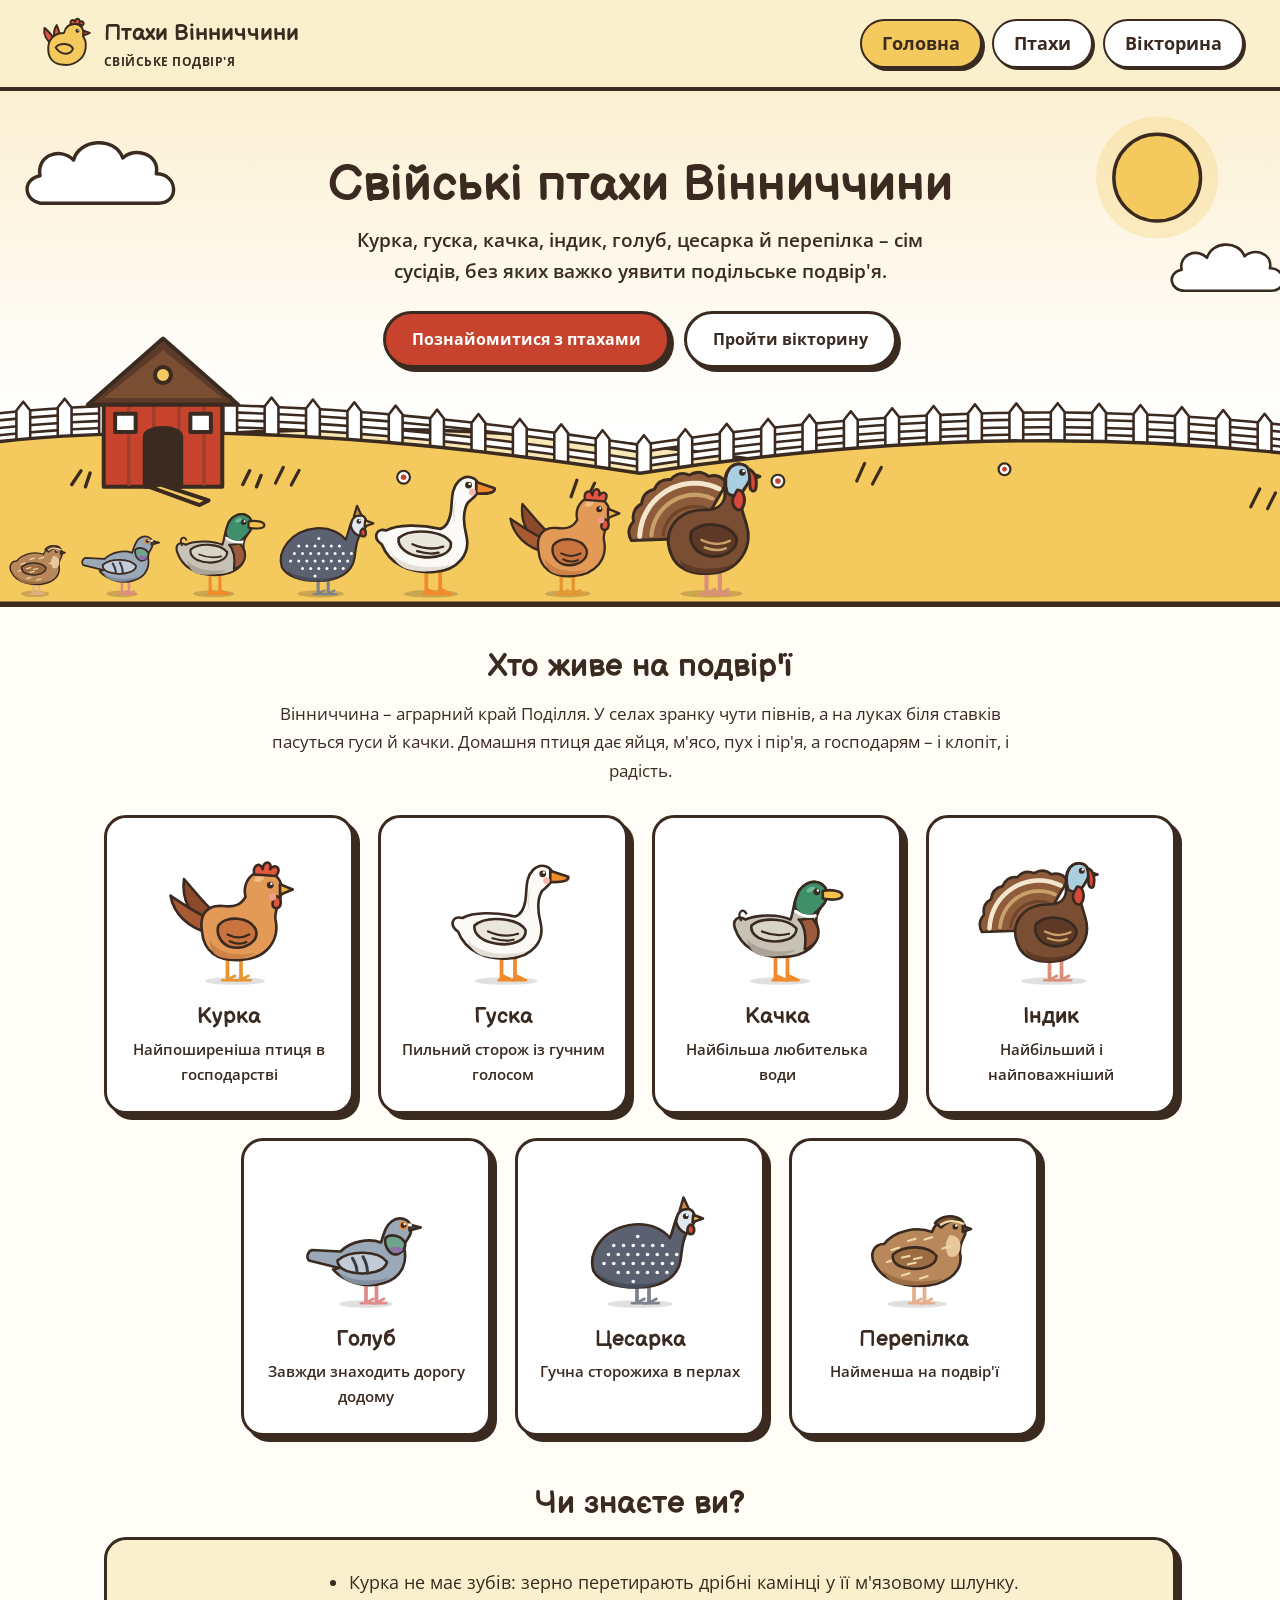
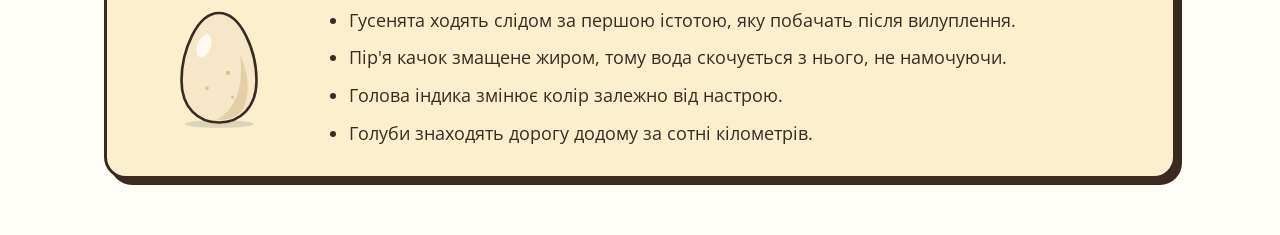
<file: index.html>
<!DOCTYPE html>
<html lang="uk">
<head>
  <meta charset="UTF-8">
  <meta name="viewport" content="width=device-width, initial-scale=1">
  <meta name="description" content="Інформаційний сайт про свійських птахів Вінниччини: курку, гуску, качку, індика та голуба.">
  <title>Свійські птахи Вінниччини – Головна</title>
  <link rel="icon" href="images/logo.svg" type="image/svg+xml">
  <link rel="stylesheet" href="css/fonts.css">
  <link rel="stylesheet" href="css/style.css">
</head>
<body>
  <header class="site-header">
    <div class="container topbar">
      <a class="brand" href="index.html">
        <img src="images/logo.svg" width="56" height="56" alt="Логотип сайту: кругленька курочка">
        <span>Птахи Вінниччини<small>СВІЙСЬКЕ ПОДВІР'Я</small></span>
      </a>
      <nav class="nav" aria-label="Головне меню">
        <ul>
          <li><a href="index.html" class="active" aria-current="page">Головна</a></li>
          <li><a href="birds.html">Птахи</a></li>
          <li><a href="quiz.html">Вікторина</a></li>
        </ul>
      </nav>
    </div>
  </header>

  <main>
    <section class="hero">
      <div class="hero-sky" aria-hidden="true">
        <svg class="hero-scene" viewBox="0 0 1440 520" preserveAspectRatio="xMidYMax slice">
          <defs>
            <linearGradient id="skyGrad" x1="0" y1="0" x2="0" y2="1">
              <stop offset="0%" stop-color="#f4c95d" stop-opacity="0.28"/>
              <stop offset="65%" stop-color="#f4c95d" stop-opacity="0.06"/>
              <stop offset="100%" stop-color="#ffffff" stop-opacity="0"/>
            </linearGradient>
          </defs>
          <!-- Світле сонячне небо на чистому білому полотні -->
          <rect width="1440" height="520" fill="#ffffff"/>
          <rect width="1440" height="390" fill="url(#skyGrad)"/>

          <!-- Сонечко з теплим ореолом -->
          <g transform="translate(1245, 88)">
            <circle r="62" fill="#f4c95d" opacity="0.28"/>
            <circle r="44" fill="#f4c95d" stroke="#3a2a20" stroke-width="3.5"/>
          </g>

          <!-- Пухнасті білі хмаринки -->
          <g fill="#ffffff" stroke="#3a2a20" stroke-width="3.5" stroke-linejoin="round">
            <path transform="translate(85, 42)" d="M30 72 C10 72 6 48 26 44 C22 24 46 14 60 28 C66 6 102 4 110 26 C122 14 148 22 144 42 C166 42 168 72 146 72 Z"/>
            <path transform="translate(1250, 148) scale(0.76)" d="M30 72 C10 72 6 48 26 44 C22 24 46 14 60 28 C66 6 102 4 110 26 C122 14 148 22 144 42 C166 42 168 72 146 72 Z"/>
          </g>

          <!-- Далекий пшеничний пагорб Поділля -->
          <path d="M-40 395 Q 360 305 820 372 T 1480 345 L 1480 520 L -40 520 Z" fill="#ffffff"/>
          <path d="M-40 395 Q 360 305 820 372 T 1480 345 L 1480 520 L -40 520 Z"
                fill="#f4c95d" fill-opacity="0.45" stroke="#3a2a20" stroke-width="3.5"/>

          <!-- Дерев'яний парканчик уздовж пагорбів Поділля -->
          <g fill="#ffffff" stroke="#3a2a20" stroke-width="2.6" stroke-linejoin="round">
            <path d="M -24.0 340.4 L 0.0 336.3 L 24.0 332.7 L 48.0 329.6 L 72.0 326.9 L 96.0 324.6 L 120.0 322.8 L 144.0 321.2 L 168.0 320.1 L 192.0 319.2 L 216.0 318.7 L 240.0 318.4 L 264.0 318.5 L 288.0 318.8 L 312.0 319.3 L 336.0 320.1 L 360.0 321.2 L 384.0 322.4 L 408.0 323.9 L 432.0 325.6 L 456.0 327.4 L 480.0 329.5 L 504.0 331.8 L 528.0 334.2 L 552.0 336.8 L 576.0 339.6 L 600.0 342.5 L 624.0 345.6 L 648.0 348.8 L 672.0 352.2 L 696.0 355.7 L 720.0 359.4 L 744.0 355.8 L 768.0 352.4 L 792.0 349.2 L 816.0 346.2 L 840.0 343.4 L 864.0 340.8 L 888.0 338.4 L 912.0 336.2 L 936.0 334.2 L 960.0 332.4 L 984.0 330.9 L 1008.0 329.6 L 1032.0 328.5 L 1056.0 327.6 L 1080.0 326.9 L 1104.0 326.5 L 1128.0 326.3 L 1152.0 326.4 L 1176.0 326.7 L 1200.0 327.3 L 1224.0 328.1 L 1248.0 329.1 L 1272.0 330.4 L 1296.0 332.0 L 1320.0 333.9 L 1344.0 336.0 L 1368.0 338.4 L 1392.0 341.1 L 1416.0 344.0 L 1440.0 347.3 L 1464.0 350.9 L 1464.0 358.1 L 1440.0 354.5 L 1416.0 351.2 L 1392.0 348.3 L 1368.0 345.6 L 1344.0 343.2 L 1320.0 341.1 L 1296.0 339.2 L 1272.0 337.6 L 1248.0 336.3 L 1224.0 335.3 L 1200.0 334.5 L 1176.0 333.9 L 1152.0 333.6 L 1128.0 333.5 L 1104.0 333.7 L 1080.0 334.1 L 1056.0 334.8 L 1032.0 335.7 L 1008.0 336.8 L 984.0 338.1 L 960.0 339.6 L 936.0 341.4 L 912.0 343.4 L 888.0 345.6 L 864.0 348.0 L 840.0 350.6 L 816.0 353.4 L 792.0 356.4 L 768.0 359.6 L 744.0 363.0 L 720.0 366.6 L 696.0 362.9 L 672.0 359.4 L 648.0 356.0 L 624.0 352.8 L 600.0 349.7 L 576.0 346.8 L 552.0 344.0 L 528.0 341.4 L 504.0 339.0 L 480.0 336.7 L 456.0 334.6 L 432.0 332.8 L 408.0 331.1 L 384.0 329.6 L 360.0 328.4 L 336.0 327.3 L 312.0 326.5 L 288.0 326.0 L 264.0 325.7 L 240.0 325.6 L 216.0 325.9 L 192.0 326.4 L 168.0 327.3 L 144.0 328.4 L 120.0 330.0 L 96.0 331.8 L 72.0 334.1 L 48.0 336.8 L 24.0 339.9 L 0.0 343.5 L -24.0 347.6 Z"/>
            <path d="M -24.0 355.4 L 0.0 351.3 L 24.0 347.7 L 48.0 344.6 L 72.0 341.9 L 96.0 339.6 L 120.0 337.8 L 144.0 336.2 L 168.0 335.1 L 192.0 334.2 L 216.0 333.7 L 240.0 333.4 L 264.0 333.5 L 288.0 333.8 L 312.0 334.3 L 336.0 335.1 L 360.0 336.2 L 384.0 337.4 L 408.0 338.9 L 432.0 340.6 L 456.0 342.4 L 480.0 344.5 L 504.0 346.8 L 528.0 349.2 L 552.0 351.8 L 576.0 354.6 L 600.0 357.5 L 624.0 360.6 L 648.0 363.8 L 672.0 367.2 L 696.0 370.7 L 720.0 374.4 L 744.0 370.8 L 768.0 367.4 L 792.0 364.2 L 816.0 361.2 L 840.0 358.4 L 864.0 355.8 L 888.0 353.4 L 912.0 351.2 L 936.0 349.2 L 960.0 347.4 L 984.0 345.9 L 1008.0 344.6 L 1032.0 343.5 L 1056.0 342.6 L 1080.0 341.9 L 1104.0 341.5 L 1128.0 341.3 L 1152.0 341.4 L 1176.0 341.7 L 1200.0 342.3 L 1224.0 343.1 L 1248.0 344.1 L 1272.0 345.4 L 1296.0 347.0 L 1320.0 348.9 L 1344.0 351.0 L 1368.0 353.4 L 1392.0 356.1 L 1416.0 359.0 L 1440.0 362.3 L 1464.0 365.9 L 1464.0 373.1 L 1440.0 369.5 L 1416.0 366.2 L 1392.0 363.3 L 1368.0 360.6 L 1344.0 358.2 L 1320.0 356.1 L 1296.0 354.2 L 1272.0 352.6 L 1248.0 351.3 L 1224.0 350.3 L 1200.0 349.5 L 1176.0 348.9 L 1152.0 348.6 L 1128.0 348.5 L 1104.0 348.7 L 1080.0 349.1 L 1056.0 349.8 L 1032.0 350.7 L 1008.0 351.8 L 984.0 353.1 L 960.0 354.6 L 936.0 356.4 L 912.0 358.4 L 888.0 360.6 L 864.0 363.0 L 840.0 365.6 L 816.0 368.4 L 792.0 371.4 L 768.0 374.6 L 744.0 378.0 L 720.0 381.6 L 696.0 377.9 L 672.0 374.4 L 648.0 371.0 L 624.0 367.8 L 600.0 364.7 L 576.0 361.8 L 552.0 359.0 L 528.0 356.4 L 504.0 354.0 L 480.0 351.7 L 456.0 349.6 L 432.0 347.8 L 408.0 346.1 L 384.0 344.6 L 360.0 343.4 L 336.0 342.3 L 312.0 341.5 L 288.0 341.0 L 264.0 340.7 L 240.0 340.6 L 216.0 340.9 L 192.0 341.4 L 168.0 342.3 L 144.0 343.4 L 120.0 345.0 L 96.0 346.8 L 72.0 349.1 L 48.0 351.8 L 24.0 354.9 L 0.0 358.5 L -24.0 362.6 Z"/>
            <path d="M3 334.3 L10 325.3 L17 334.3 L17 377.3 L3 377.3 Z"/>
            <path d="M45 328.7 L52 319.7 L59 328.7 L59 371.7 L45 371.7 Z"/>
            <path d="M87 324.4 L94 315.4 L101 324.4 L101 367.4 L87 367.4 Z"/>
            <path d="M129 321.3 L136 312.3 L143 321.3 L143 364.3 L129 364.3 Z"/>
            <path d="M171 319.3 L178 310.3 L185 319.3 L185 362.3 L171 362.3 Z"/>
            <path d="M213 318.2 L220 309.2 L227 318.2 L227 361.2 L213 361.2 Z"/>
            <path d="M255 318.0 L262 309.0 L269 318.0 L269 361.0 L255 361.0 Z"/>
            <path d="M297 318.7 L304 309.7 L311 318.7 L311 361.7 L297 361.7 Z"/>
            <path d="M339 320.1 L346 311.1 L353 320.1 L353 363.1 L339 363.1 Z"/>
            <path d="M381 322.2 L388 313.2 L395 322.2 L395 365.2 L381 365.2 Z"/>
            <path d="M423 325.0 L430 316.0 L437 325.0 L437 368.0 L423 368.0 Z"/>
            <path d="M465 328.4 L472 319.4 L479 328.4 L479 371.4 L465 371.4 Z"/>
            <path d="M507 332.4 L514 323.4 L521 332.4 L521 375.4 L507 375.4 Z"/>
            <path d="M549 336.9 L556 327.9 L563 336.9 L563 379.9 L549 379.9 Z"/>
            <path d="M591 341.9 L598 332.9 L605 341.9 L605 384.9 L591 384.9 Z"/>
            <path d="M633 347.3 L640 338.3 L647 347.3 L647 390.3 L633 390.3 Z"/>
            <path d="M675 353.3 L682 344.3 L689 353.3 L689 396.3 L675 396.3 Z"/>
            <path d="M717 358.4 L724 349.4 L731 358.4 L731 401.4 L717 401.4 Z"/>
            <path d="M759 352.3 L766 343.3 L773 352.3 L773 395.3 L759 395.3 Z"/>
            <path d="M801 346.8 L808 337.8 L815 346.8 L815 389.8 L801 389.8 Z"/>
            <path d="M843 341.9 L850 332.9 L857 341.9 L857 384.9 L843 384.9 Z"/>
            <path d="M885 337.6 L892 328.6 L899 337.6 L899 380.6 L885 380.6 Z"/>
            <path d="M927 334.0 L934 325.0 L941 334.0 L941 377.0 L927 377.0 Z"/>
            <path d="M969 331.0 L976 322.0 L983 331.0 L983 374.0 L969 374.0 Z"/>
            <path d="M1011 328.7 L1018 319.7 L1025 328.7 L1025 371.7 L1011 371.7 Z"/>
            <path d="M1053 327.1 L1060 318.1 L1067 327.1 L1067 370.1 L1053 370.1 Z"/>
            <path d="M1095 326.1 L1102 317.1 L1109 326.1 L1109 369.1 L1095 369.1 Z"/>
            <path d="M1137 325.9 L1144 316.9 L1151 325.9 L1151 368.9 L1137 368.9 Z"/>
            <path d="M1179 326.5 L1186 317.5 L1193 326.5 L1193 369.5 L1179 369.5 Z"/>
            <path d="M1221 327.8 L1228 318.8 L1235 327.8 L1235 370.8 L1221 370.8 Z"/>
            <path d="M1263 329.9 L1270 320.9 L1277 329.9 L1277 372.9 L1263 372.9 Z"/>
            <path d="M1305 332.8 L1312 323.8 L1319 332.8 L1319 375.8 L1305 375.8 Z"/>
            <path d="M1347 336.6 L1354 327.6 L1361 336.6 L1361 379.6 L1347 379.6 Z"/>
            <path d="M1389 341.2 L1396 332.2 L1403 341.2 L1403 384.2 L1389 384.2 Z"/>
            <path d="M1431 346.6 L1438 337.6 L1445 346.6 L1445 389.6 L1431 389.6 Z"/>
          </g>

          <!-- Передній солом'яно-жовтий пагорб подвір'я (#f4c95d) -->
          <path d="M-40 372 Q 250 315 720 388 Q 1130 325 1480 382 L 1480 520 L -40 520 Z"
                fill="#f4c95d" stroke="#3a2a20" stroke-width="3.5"/>

          <!-- Пучки соломки та польові квіточки з теракотовими серединками -->
          <g stroke="#3a2a20" stroke-width="3.2" stroke-linecap="round" fill="none">
            <path d="M350 398 L358 382 M366 400 L374 385"/>
            <path d="M650 412 L656 395 M666 414 L674 398"/>
            <path d="M940 396 L948 378 M956 399 L965 382"/>
            <path d="M1340 422 L1349 404 M1357 424 L1365 408"/>
          </g>
          <g>
            <circle cx="480" cy="392" r="6.5" fill="#ffffff" stroke="#3a2a20" stroke-width="2.2"/>
            <circle cx="480" cy="392" r="2.8" fill="#c8432d"/>
            <circle cx="860" cy="396" r="6.5" fill="#ffffff" stroke="#3a2a20" stroke-width="2.2"/>
            <circle cx="860" cy="396" r="2.8" fill="#c8432d"/>
            <circle cx="1090" cy="384" r="6" fill="#ffffff" stroke="#3a2a20" stroke-width="2.2"/>
            <circle cx="1090" cy="384" r="2.5" fill="#c8432d"/>
          </g>
        </svg>
      </div>
      <div class="hero-text">
        <h1>Свійські птахи Вінниччини</h1>
        <p class="lead">Курка, гуска, качка, індик, голуб, цесарка й перепілка – сім сусідів,
          без яких важко уявити подільське подвір'я.</p>
        <div class="btn-row">
          <a class="btn btn-primary" href="birds.html">Познайомитися з птахами</a>
          <a class="btn" href="quiz.html">Пройти вікторину</a>
        </div>
      </div>
      <img class="hero-coop" src="images/coop.svg" width="228" height="228" alt="Мальований дерев'яний курник на пагорбі">
      <svg class="flock" viewBox="0 0 940 195" width="785" height="163" role="img" aria-label="Анімація: перепілка, голуб, качка, цесарка, гуска, курка та індик ідуть один за одним"><g class="shadows"><ellipse cx="42.0" cy="186.5" rx="17.0" ry="3.9" fill="#3a2a20" opacity="0.22"/><ellipse cx="146.0" cy="186.5" rx="18.7" ry="4.1" fill="#3a2a20" opacity="0.22"/><ellipse cx="256.0" cy="186.5" rx="24.8" ry="4.2" fill="#3a2a20" opacity="0.22"/><ellipse cx="384.0" cy="186.5" rx="28.0" ry="4.3" fill="#3a2a20" opacity="0.22"/><ellipse cx="516.0" cy="186.5" rx="32.8" ry="4.5" fill="#3a2a20" opacity="0.22"/><ellipse cx="680.0" cy="186.5" rx="27.2" ry="4.3" fill="#3a2a20" opacity="0.22"/><ellipse cx="852.0" cy="186.5" rx="37.4" ry="4.6" fill="#3a2a20" opacity="0.22"/></g><g transform="translate(42.0 186.5) scale(0.5) translate(-104.0 -182.5)"><g class="bb" style="animation-duration:0.18s"><g transform="translate(100 154)"><g class="la" style="animation-duration:0.36s"><g transform="translate(-100 -154)"><path class="leg" d="M100 154 L100 182" fill="none" stroke="#e3b08a" stroke-width="5" stroke-linecap="round"/><path class="leg" d="M93 183 L113 183 M101 182 L110 177" fill="none" stroke="#e3b08a" stroke-width="3.5" stroke-linecap="round"/></g></g></g><g transform="translate(114 154)"><g class="lb" style="animation-duration:0.36s"><g transform="translate(-114 -154)"><path class="leg" d="M114 154 L114 182" fill="none" stroke="#e3b08a" stroke-width="5" stroke-linecap="round"/><path class="leg" d="M107 183 L127 183 M115 182 L124 177" fill="none" stroke="#e3b08a" stroke-width="3.5" stroke-linecap="round"/></g></g></g><path class="b" d="M48 132 C40 118 46 104 60 104 C74 86 104 80 124 88 C128 76 140 66 154 68 C168 70 172 86 166 96 C162 104 160 112 162 120 C164 144 140 160 108 160 C80 160 58 150 48 132 Z" fill="#b8875a" stroke="#3a2a20" stroke-width="3.5" stroke-linejoin="round" stroke-linecap="round"/><path class="d" d="M128 76 C136 66 152 64 162 72 C154 72 144 74 136 82 Z" fill="#7a5233" stroke="#3a2a20" stroke-width="3.5" stroke-linejoin="round" stroke-linecap="round"/><path class="s" d="M148 92 C156 92 162 98 162 106 C162 118 154 124 146 120 C140 110 142 98 148 92 Z" fill="#e8c79a"/><path class="s" d="M58 138 C72 154 112 158 138 150 C124 160 92 162 74 156 C66 152 61 146 58 138 Z" fill="#9c6c42"/><path class="d" d="M70 112 l10 -3" fill="none" stroke="#f0d9a8" stroke-width="3" stroke-linecap="round" stroke-linejoin="round"/><path class="d" d="M92 100 l10 -3" fill="none" stroke="#f0d9a8" stroke-width="3" stroke-linecap="round" stroke-linejoin="round"/><path class="d" d="M114 98 l10 -3" fill="none" stroke="#f0d9a8" stroke-width="3" stroke-linecap="round" stroke-linejoin="round"/><path class="d" d="M64 128 l10 -3" fill="none" stroke="#f0d9a8" stroke-width="3" stroke-linecap="round" stroke-linejoin="round"/><path class="d" d="M138 110 l10 -3" fill="none" stroke="#f0d9a8" stroke-width="3" stroke-linecap="round" stroke-linejoin="round"/><path class="d" d="M84 146 l10 -3" fill="none" stroke="#f0d9a8" stroke-width="3" stroke-linecap="round" stroke-linejoin="round"/><path class="d" d="M108 150 l10 -3" fill="none" stroke="#f0d9a8" stroke-width="3" stroke-linecap="round" stroke-linejoin="round"/><path class="d" d="M72 118 C88 104 120 106 130 120 C130 134 108 140 90 136 C78 134 70 128 72 118 Z" fill="#9c6c42" stroke="#3a2a20" stroke-width="3.5" stroke-linejoin="round" stroke-linecap="round"/><path class="d" d="M84 122 l10 -2 M100 124 l10 -2 M92 131 l10 -2" fill="none" stroke="#f0d9a8" stroke-width="3" stroke-linecap="round" stroke-linejoin="round"/><path class="d" d="M166 77 C156 72 144 72 136 78" fill="none" stroke="#f0d9a8" stroke-width="3" stroke-linecap="round" stroke-linejoin="round"/><path class="d" d="M165 80 L176 84 L165 88 Z" fill="#5a4636" stroke="#3a2a20" stroke-width="3.5" stroke-linejoin="round" stroke-linecap="round"/><circle class="d" cx="155" cy="81" r="3.8" fill="#3a2a20"/><circle class="s" cx="156.5" cy="79.4" r="1.6" fill="#ffffff"/></g></g><g transform="translate(146.0 186.5) scale(0.61) translate(-100.0 -168.5)"><g class="bb" style="animation-duration:0.20s"><g transform="translate(100 138)"><g class="la" style="animation-duration:0.4s"><g transform="translate(-100 -138)"><path class="leg" d="M100 138 L100 168" fill="none" stroke="#e08a8a" stroke-width="5" stroke-linecap="round"/><path class="leg" d="M93 169 L113 169 M101 168 L110 163" fill="none" stroke="#e08a8a" stroke-width="3.5" stroke-linecap="round"/></g></g></g><g transform="translate(114 138)"><g class="lb" style="animation-duration:0.4s"><g transform="translate(-114 -138)"><path class="leg" d="M114 138 L114 168" fill="none" stroke="#e08a8a" stroke-width="5" stroke-linecap="round"/><path class="leg" d="M107 169 L127 169 M115 168 L124 163" fill="none" stroke="#e08a8a" stroke-width="3.5" stroke-linecap="round"/></g></g></g><path class="b" d="M64 122 L24 112 C20 108 22 100 28 98 L66 100 C80 86 104 82 120 88 C124 76 126 66 134 60 C144 52 158 56 160 68 C162 78 154 84 150 92 C156 112 150 134 124 142 C98 150 70 140 56 124 Z" fill="#9aa8b8" stroke="#3a2a20" stroke-width="3.5" stroke-linejoin="round" stroke-linecap="round"/><path class="d" d="M126 82 C132 76 146 78 152 88 C154 96 146 104 138 104 C130 102 124 92 126 82 Z" fill="#6fa58c" stroke="#3a2a20" stroke-width="3.5" stroke-linejoin="round" stroke-linecap="round"/><path class="s" d="M131 96 C137 92 146 94 150 97 C146 103 138 105 131 96 Z" fill="#8f6fa8"/><path class="s" d="M64 128 C80 140 110 142 132 134 C118 146 92 148 76 140 C70 137 66 133 64 128 Z" fill="#808ea0"/><path class="d" d="M62 112 C78 98 116 98 128 114 C126 126 104 132 82 128 C70 126 62 120 62 112 Z" fill="#c2ccd8" stroke="#3a2a20" stroke-width="3.5" stroke-linejoin="round" stroke-linecap="round"/><path class="d" d="M82 109 C86 116 88 122 88 127" fill="none" stroke="#3a3a44" stroke-width="4" stroke-linecap="round" stroke-linejoin="round"/><path class="d" d="M96 107 C100 114 102 121 102 129" fill="none" stroke="#3a3a44" stroke-width="4" stroke-linecap="round" stroke-linejoin="round"/><path class="d" d="M158 64 L173 68 L158 72 Z" fill="#4a4a52" stroke="#3a2a20" stroke-width="3.5" stroke-linejoin="round" stroke-linecap="round"/><ellipse class="d" cx="158" cy="64.5" rx="3.5" ry="2.2" fill="#f4f1ea"/><circle class="d" cx="150" cy="65" r="6" fill="#e88a3a"/><circle class="d" cx="150" cy="65" r="3.6" fill="#3a2a20"/><circle class="s" cx="151.5" cy="63.4" r="1.6" fill="#ffffff"/></g></g><g transform="translate(256.0 186.5) scale(0.73) translate(-104.0 -180.5)"><g class="bb" style="animation-duration:0.23s"><g transform="translate(98 146)"><g class="la" style="animation-duration:0.45s"><g transform="translate(-98 -146)"><path class="leg" d="M98 146 L98 180" fill="none" stroke="#f08a2c" stroke-width="5" stroke-linecap="round"/><path class="leg" d="M94 181 L113 181 L101 175 Z" fill="#f08a2c" stroke="#f08a2c" stroke-width="3" stroke-linejoin="round"/></g></g></g><g transform="translate(114 146)"><g class="lb" style="animation-duration:0.45s"><g transform="translate(-114 -146)"><path class="leg" d="M114 146 L114 180" fill="none" stroke="#f08a2c" stroke-width="5" stroke-linecap="round"/><path class="leg" d="M110 181 L129 181 L117 175 Z" fill="#f08a2c" stroke="#f08a2c" stroke-width="3" stroke-linejoin="round"/></g></g></g><path class="b" d="M44 112 C40 100 48 94 58 100 C76 92 104 94 118 100 C122 90 122 78 126 70 C130 54 146 46 158 52 C170 58 168 74 160 82 C154 90 150 98 154 110 C158 134 138 150 106 150 C74 150 52 136 44 112 Z" fill="#c7c2b5" stroke="#3a2a20" stroke-width="3.5" stroke-linejoin="round" stroke-linecap="round"/><path class="d" d="M126 70 C130 54 146 46 158 52 C170 58 168 74 160 82 C155 88 149 92 147 96 C137 96 127 92 124 84 C123 78 124 74 126 70 Z" fill="#3f8f6b" stroke="#3a2a20" stroke-width="3.5" stroke-linejoin="round" stroke-linecap="round"/><path class="d" d="M147 98 C151 104 155 108 155 114 C157 126 149 136 137 140 C139 124 137 108 129 100 C135 100 141 99 147 98 Z" fill="#9b5b3c" stroke="#3a2a20" stroke-width="3.5" stroke-linejoin="round" stroke-linecap="round"/><path class="d" d="M125 89 C133 95 143 97 151 95" fill="none" stroke="#ffffff" stroke-width="4" stroke-linecap="round" stroke-linejoin="round"/><path class="s" d="M60 126 C74 142 104 146 126 140 C112 150 88 152 72 146 C66 142 62 135 60 126 Z" fill="#aaa498"/><ellipse class="s" cx="145" cy="60" rx="6" ry="3" fill="#6fb898" transform="rotate(-25 145 60)"/><path class="d" d="M161 62 C172 59 187 62 187 68 C187 73 176 75 161 72 Z" fill="#f2c14e" stroke="#3a2a20" stroke-width="3.5" stroke-linejoin="round" stroke-linecap="round"/><path class="d" d="M66 108 C80 96 114 98 126 112 C126 126 106 132 86 128 C74 126 64 118 66 108 Z" fill="#d9d4c8" stroke="#3a2a20" stroke-width="3.5" stroke-linejoin="round" stroke-linecap="round"/><path class="d" d="M80 116 C92 121 104 122 116 119" fill="none" stroke="#3a2a20" stroke-width="3" stroke-linecap="round" stroke-linejoin="round"/><path class="d" d="M52 101 C46 90 55 84 59 92" fill="none" stroke="#3a2a20" stroke-width="3" stroke-linecap="round" stroke-linejoin="round"/><circle class="d" cx="153" cy="63" r="4.5" fill="#3a2a20"/><circle class="s" cx="154.5" cy="61.4" r="1.6" fill="#ffffff"/></g></g><g transform="translate(384.0 186.5) scale(0.75) translate(-100.0 -180.5)"><g class="bb" style="animation-duration:0.22s"><g transform="translate(96 150)"><g class="la" style="animation-duration:0.44s"><g transform="translate(-96 -150)"><path class="leg" d="M96 150 L96 180" fill="none" stroke="#7d828c" stroke-width="5" stroke-linecap="round"/><path class="leg" d="M89 181 L109 181 M97 180 L106 175" fill="none" stroke="#7d828c" stroke-width="3.5" stroke-linecap="round"/></g></g></g><g transform="translate(112 150)"><g class="lb" style="animation-duration:0.44s"><g transform="translate(-112 -150)"><path class="leg" d="M112 150 L112 180" fill="none" stroke="#7d828c" stroke-width="5" stroke-linecap="round"/><path class="leg" d="M105 181 L125 181 M113 180 L122 175" fill="none" stroke="#7d828c" stroke-width="3.5" stroke-linecap="round"/></g></g></g><path class="b" d="M38 138 C30 112 52 80 92 76 C116 74 132 84 140 94 C144 84 146 72 150 64 C154 54 168 52 172 62 C176 72 168 80 162 88 C156 98 156 112 154 124 C150 148 126 160 96 160 C66 160 46 152 38 138 Z" fill="#5b6170" stroke="#3a2a20" stroke-width="3.5" stroke-linejoin="round" stroke-linecap="round"/><path class="s" d="M46 142 C60 156 100 160 128 152 C114 162 80 164 62 156 C54 152 49 148 46 142 Z" fill="#474c59"/><circle class="d" cx="97" cy="92" r="2.4" fill="#ffffff"/><circle class="d" cx="65" cy="104" r="2.4" fill="#ffffff"/><circle class="d" cx="78" cy="104" r="2.4" fill="#ffffff"/><circle class="d" cx="91" cy="104" r="2.4" fill="#ffffff"/><circle class="d" cx="104" cy="104" r="2.4" fill="#ffffff"/><circle class="d" cx="117" cy="104" r="2.4" fill="#ffffff"/><circle class="d" cx="130" cy="104" r="2.4" fill="#ffffff"/><circle class="d" cx="58" cy="116" r="2.4" fill="#ffffff"/><circle class="d" cx="71" cy="116" r="2.4" fill="#ffffff"/><circle class="d" cx="84" cy="116" r="2.4" fill="#ffffff"/><circle class="d" cx="97" cy="116" r="2.4" fill="#ffffff"/><circle class="d" cx="110" cy="116" r="2.4" fill="#ffffff"/><circle class="d" cx="123" cy="116" r="2.4" fill="#ffffff"/><circle class="d" cx="136" cy="116" r="2.4" fill="#ffffff"/><circle class="d" cx="149" cy="116" r="2.4" fill="#ffffff"/><circle class="d" cx="52" cy="128" r="2.4" fill="#ffffff"/><circle class="d" cx="65" cy="128" r="2.4" fill="#ffffff"/><circle class="d" cx="78" cy="128" r="2.4" fill="#ffffff"/><circle class="d" cx="91" cy="128" r="2.4" fill="#ffffff"/><circle class="d" cx="104" cy="128" r="2.4" fill="#ffffff"/><circle class="d" cx="117" cy="128" r="2.4" fill="#ffffff"/><circle class="d" cx="130" cy="128" r="2.4" fill="#ffffff"/><circle class="d" cx="143" cy="128" r="2.4" fill="#ffffff"/><circle class="d" cx="71" cy="140" r="2.4" fill="#ffffff"/><circle class="d" cx="84" cy="140" r="2.4" fill="#ffffff"/><circle class="d" cx="97" cy="140" r="2.4" fill="#ffffff"/><circle class="d" cx="110" cy="140" r="2.4" fill="#ffffff"/><circle class="d" cx="123" cy="140" r="2.4" fill="#ffffff"/><circle class="d" cx="136" cy="140" r="2.4" fill="#ffffff"/><circle class="d" cx="91" cy="152" r="2.4" fill="#ffffff"/><path class="d" d="M150 64 C154 54 168 52 172 62 C176 72 168 80 162 88 C156 86 150 80 148 72 Z" fill="#dfe8ef" stroke="#3a2a20" stroke-width="3.5" stroke-linejoin="round" stroke-linecap="round"/><path class="d" d="M153 57 L158 40 L165 55 Z" fill="#c98a4a" stroke="#3a2a20" stroke-width="3.5" stroke-linejoin="round" stroke-linecap="round"/><path class="d" d="M171 63 L184 68 L170 73 Z" fill="#e8c36a" stroke="#3a2a20" stroke-width="3.5" stroke-linejoin="round" stroke-linecap="round"/><path class="d" d="M167 76 C174 78 174 89 167 89 C162 87 162 80 167 76 Z" fill="#d9473a" stroke="#3a2a20" stroke-width="3.5" stroke-linejoin="round" stroke-linecap="round"/><circle class="d" cx="161" cy="65" r="3.8" fill="#3a2a20"/><circle class="s" cx="162.5" cy="63.4" r="1.6" fill="#ffffff"/></g></g><g transform="translate(516.0 186.5) scale(0.92) translate(-104.0 -182.5)"><g class="bb" style="animation-duration:0.25s"><g transform="translate(98 150)"><g class="la" style="animation-duration:0.5s"><g transform="translate(-98 -150)"><path class="leg" d="M98 150 L98 182" fill="none" stroke="#f08a2c" stroke-width="5" stroke-linecap="round"/><path class="leg" d="M94 183 L113 183 L101 177 Z" fill="#f08a2c" stroke="#f08a2c" stroke-width="3" stroke-linejoin="round"/></g></g></g><g transform="translate(116 150)"><g class="lb" style="animation-duration:0.5s"><g transform="translate(-116 -150)"><path class="leg" d="M116 150 L116 182" fill="none" stroke="#f08a2c" stroke-width="5" stroke-linecap="round"/><path class="leg" d="M112 183 L131 183 L119 177 Z" fill="#f08a2c" stroke="#f08a2c" stroke-width="3" stroke-linejoin="round"/></g></g></g><path class="b" d="M40 118 C28 110 32 96 46 100 C60 92 90 92 116 98 C124 96 128 88 130 76 C132 60 130 46 140 36 C150 26 166 30 166 44 C166 54 158 58 152 64 C146 74 146 90 150 106 C156 130 140 152 108 154 C76 156 50 144 40 118 Z" fill="#fbfaf6" stroke="#3a2a20" stroke-width="3.5" stroke-linejoin="round" stroke-linecap="round"/><path class="s" d="M52 128 C66 148 104 152 132 144 C118 154 92 156 72 150 C62 146 55 138 52 128 Z" fill="#e3dfd4"/><path class="s" d="M137 60 C134 70 134 82 136 92 C132 84 131 70 137 60 Z" fill="#e3dfd4"/><path class="d" d="M163 37 L187 45 C188 50 181 53 163 52 Z" fill="#f08a2c" stroke="#3a2a20" stroke-width="3.5" stroke-linejoin="round" stroke-linecap="round"/><path class="d" d="M62 110 C78 96 120 100 130 116 C132 130 112 138 90 134 C74 132 60 122 62 110 Z" fill="#e9e6dd" stroke="#3a2a20" stroke-width="3.5" stroke-linejoin="round" stroke-linecap="round"/><path class="d" d="M80 118 C94 124 108 125 120 121" fill="none" stroke="#3a2a20" stroke-width="3" stroke-linecap="round" stroke-linejoin="round"/><path class="d" d="M86 127 C96 130 106 131 114 129" fill="none" stroke="#3a2a20" stroke-width="3" stroke-linecap="round" stroke-linejoin="round"/><circle class="s" cx="158" cy="50" r="4.5" fill="#f6b9ad"/><circle class="d" cx="153" cy="41" r="4.5" fill="#3a2a20"/><circle class="s" cx="154.5" cy="39.4" r="1.6" fill="#ffffff"/></g></g><g transform="translate(680.0 186.5) scale(0.8) translate(-108.0 -184.5)"><g class="bb" style="animation-duration:0.22s"><g transform="translate(98 150)"><g class="la" style="animation-duration:0.44s"><g transform="translate(-98 -150)"><path class="leg" d="M98 150 L98 184" fill="none" stroke="#e8952f" stroke-width="5" stroke-linecap="round"/><path class="leg" d="M91 185 L111 185 M99 184 L108 179" fill="none" stroke="#e8952f" stroke-width="3.5" stroke-linecap="round"/></g></g></g><g transform="translate(116 150)"><g class="lb" style="animation-duration:0.44s"><g transform="translate(-116 -150)"><path class="leg" d="M116 150 L116 184" fill="none" stroke="#e8952f" stroke-width="5" stroke-linecap="round"/><path class="leg" d="M109 185 L129 185 M117 184 L126 179" fill="none" stroke="#e8952f" stroke-width="3.5" stroke-linecap="round"/></g></g></g><path class="b" d="M72 114 C50 102 36 78 40 50 C54 66 66 82 84 98 Z" fill="#8c4a2a" stroke="#3a2a20" stroke-width="3.5" stroke-linejoin="round" stroke-linecap="round"/><path class="b" d="M74 122 C46 116 26 96 22 72 C40 84 58 98 82 106 Z" fill="#a85a32" stroke="#3a2a20" stroke-width="3.5" stroke-linejoin="round" stroke-linecap="round"/><path class="b" d="M64 120 C60 96 72 84 92 86 C108 88 116 84 122 74 C118 56 128 40 146 40 C162 40 172 52 170 68 C168 82 160 92 162 104 C168 132 150 156 116 158 C84 160 66 146 64 120 Z" fill="#e39a57" stroke="#3a2a20" stroke-width="3.5" stroke-linejoin="round" stroke-linecap="round"/><path class="s" d="M74 132 C86 150 112 154 136 148 C122 158 96 160 82 151 C77 146 74 139 74 132 Z" fill="#cd8247"/><ellipse class="s" cx="140" cy="50" rx="7" ry="3.5" fill="#f2bd85" transform="rotate(-20 140 50)"/><path class="d" d="M134 44 C130 32 142 26 145 37 C145 25 158 25 155 37 C160 29 171 34 163 46 Z" fill="#e2553e" stroke="#3a2a20" stroke-width="3.5" stroke-linejoin="round" stroke-linecap="round"/><path class="d" d="M168 57 L185 64 L168 71 Z" fill="#f2b33d" stroke="#3a2a20" stroke-width="3.5" stroke-linejoin="round" stroke-linecap="round"/><path class="d" d="M164 73 C171 75 171 89 162 89 C156 87 157 77 164 73 Z" fill="#e2553e" stroke="#3a2a20" stroke-width="3.5" stroke-linejoin="round" stroke-linecap="round"/><path class="d" d="M86 112 C96 98 128 100 136 118 C140 134 120 146 100 140 C90 136 82 124 86 112 Z" fill="#c9743f" stroke="#3a2a20" stroke-width="3.5" stroke-linejoin="round" stroke-linecap="round"/><path class="d" d="M98 124 C108 129 118 129 127 124" fill="none" stroke="#3a2a20" stroke-width="3" stroke-linecap="round" stroke-linejoin="round"/><path class="d" d="M101 133 C109 137 117 137 123 134" fill="none" stroke="#3a2a20" stroke-width="3" stroke-linecap="round" stroke-linejoin="round"/><circle class="s" cx="158" cy="74" r="5" fill="#f29b8a"/><circle class="d" cx="155" cy="58" r="4.5" fill="#3a2a20"/><circle class="s" cx="156.5" cy="56.4" r="1.6" fill="#ffffff"/></g></g><g transform="translate(852.0 186.5) scale(1.0) translate(-104.0 -186.5)"><g class="bb" style="animation-duration:0.27s"><g transform="translate(98 156)"><g class="la" style="animation-duration:0.54s"><g transform="translate(-98 -156)"><path class="leg" d="M98 156 L98 186" fill="none" stroke="#d98f7a" stroke-width="5" stroke-linecap="round"/><path class="leg" d="M91 187 L111 187 M99 186 L108 181" fill="none" stroke="#d98f7a" stroke-width="3.5" stroke-linecap="round"/></g></g></g><g transform="translate(114 156)"><g class="lb" style="animation-duration:0.54s"><g transform="translate(-114 -156)"><path class="leg" d="M114 156 L114 186" fill="none" stroke="#d98f7a" stroke-width="5" stroke-linecap="round"/><path class="leg" d="M107 187 L127 187 M115 186 L124 181" fill="none" stroke="#d98f7a" stroke-width="3.5" stroke-linecap="round"/></g></g></g><path class="b" d="M84 120 L8.0 122.7 Q1.0 110.2 10.7 99.8 Q7.7 85.8 20.2 78.8 Q21.5 64.5 35.4 61.5 Q40.9 48.3 55.2 49.7 Q64.4 38.7 77.6 44.3 Q89.6 36.6 100.5 45.8 Q114.3 42.1 122.0 54.2 Z" fill="#8e5c3b" stroke="#3a2a20" stroke-width="3.5" stroke-linejoin="round" stroke-linecap="round"/><path class="d" d="M18.0 117.7 L18.6 111.2 L19.8 104.7 L21.6 98.4 L24.1 92.3 L27.1 86.5 L30.7 81.0 L34.9 75.9 L39.5 71.3 L44.6 67.1 L50.0 63.4 L55.8 60.3 L61.9 57.8 L68.1 55.9 L74.6 54.7 L81.1 54.1 L87.7 54.1 L94.2 54.8 L100.6 56.1 L106.9 58.1 L112.9 60.7" fill="none" stroke="#f3e6cc" stroke-width="6" stroke-linecap="round" stroke-linejoin="round"/><path class="d" d="M32.1 116.4 L32.7 111.4 L33.8 106.5 L35.3 101.8 L37.3 97.2 L39.7 92.8 L42.5 88.7 L45.7 84.9 L49.2 81.4 L53.1 78.2 L57.2 75.4 L61.6 73.1 L66.2 71.1 L71.0 69.7 L75.9 68.6 L80.8 68.1 L85.8 68.0 L90.8 68.4 L95.7 69.3 L100.5 70.7 L105.2 72.5" fill="none" stroke="#c9a06a" stroke-width="5" stroke-linecap="round" stroke-linejoin="round"/><path class="d" d="M46.2 116.0 L46.7 112.6 L47.6 109.1 L48.7 105.8 L50.2 102.6 L52.0 99.6 L54.0 96.7 L56.3 94.0 L58.8 91.6 L61.5 89.4 L64.4 87.4 L67.5 85.8 L70.8 84.4 L74.1 83.3 L77.5 82.6 L81.0 82.1 L84.5 82.0 L88.0 82.2 L91.5 82.7 L94.9 83.6 L98.2 84.8" fill="none" stroke="#6e4529" stroke-width="4" stroke-linecap="round" stroke-linejoin="round"/><path class="b" d="M56 140 C44 112 62 86 96 86 C112 86 118 80 120 70 C120 56 118 44 126 36 C134 28 148 30 150 42 C152 52 144 58 140 66 C136 76 142 90 146 104 C154 132 136 160 104 162 C80 164 62 156 56 140 Z" fill="#7a4e33" stroke="#3a2a20" stroke-width="3.5" stroke-linejoin="round" stroke-linecap="round"/><path class="d" d="M126 36 C134 28 148 30 150 42 C152 52 144 58 140 66 C135 70 129 70 123 66 C120 56 120 44 126 36 Z" fill="#a9cfe0" stroke="#3a2a20" stroke-width="3.5" stroke-linejoin="round" stroke-linecap="round"/><path class="s" d="M66 146 C80 158 110 160 132 150 C120 162 92 166 74 158 C70 155 67 151 66 146 Z" fill="#5e3a26"/><path class="d" d="M150 42 L162 46 L150 50 Z" fill="#e8c36a" stroke="#3a2a20" stroke-width="3.5" stroke-linejoin="round" stroke-linecap="round"/><path class="d" d="M148 37 C157 40 159 51 157 61 C155 66 150 63 150 57 C150 51 150 44 148 37 Z" fill="#d9473a" stroke="#3a2a20" stroke-width="3.5" stroke-linejoin="round" stroke-linecap="round"/><path class="d" d="M135 62 C144 62 146 77 140 85 C134 89 127 80 130 71 Z" fill="#d9473a" stroke="#3a2a20" stroke-width="3.5" stroke-linejoin="round" stroke-linecap="round"/><path class="d" d="M80 112 C94 98 126 102 134 120 C136 136 114 146 96 140 C84 136 76 124 80 112 Z" fill="#5e3a26" stroke="#3a2a20" stroke-width="3.5" stroke-linejoin="round" stroke-linecap="round"/><path class="d" d="M92 122 C104 128 116 128 126 123" fill="none" stroke="#c9a06a" stroke-width="3" stroke-linecap="round" stroke-linejoin="round"/><path class="d" d="M96 131 C106 135 114 135 121 132" fill="none" stroke="#c9a06a" stroke-width="3" stroke-linecap="round" stroke-linejoin="round"/><circle class="d" cx="141" cy="41" r="4" fill="#3a2a20"/><circle class="s" cx="142.5" cy="39.4" r="1.6" fill="#ffffff"/></g></g></svg>
    </section>

    <div class="container">
    <section aria-labelledby="who">
      <h2 id="who" class="center">Хто живе на подвір'ї</h2>
      <p class="intro">Вінниччина – аграрний край Поділля. У селах зранку чути півнів, а на луках біля ставків
        пасуться гуси й качки. Домашня птиця дає яйця, м'ясо, пух і пір'я, а господарям – і клопіт, і радість.</p>
      <div class="tiles">
        <a class="card tile" href="hen.html">
          <img src="images/hen.svg" width="180" height="180" alt="Руда курка" loading="lazy">
          <h3>Курка</h3><p>Найпоширеніша птиця в господарстві</p>
        </a>
        <a class="card tile" href="goose.html">
          <img src="images/goose.svg" width="180" height="180" alt="Біла гуска" loading="lazy">
          <h3>Гуска</h3><p>Пильний сторож із гучним голосом</p>
        </a>
        <a class="card tile" href="duck.html">
          <img src="images/duck.svg" width="180" height="180" alt="Качка із зеленою головою" loading="lazy">
          <h3>Качка</h3><p>Найбільша любителька води</p>
        </a>
        <a class="card tile" href="turkey.html">
          <img src="images/turkey.svg" width="180" height="180" alt="Індик із розпущеним хвостом" loading="lazy">
          <h3>Індик</h3><p>Найбільший і найповажніший</p>
        </a>
        <a class="card tile" href="pigeon.html">
          <img src="images/pigeon.svg" width="180" height="180" alt="Сизий голуб" loading="lazy">
          <h3>Голуб</h3><p>Завжди знаходить дорогу додому</p>
        </a>
        <a class="card tile" href="guinea.html">
          <img src="images/guinea.svg" width="180" height="180" alt="Сіра цесарка з білими цятками" loading="lazy">
          <h3>Цесарка</h3><p>Гучна сторожиха в перлах</p>
        </a>
        <a class="card tile" href="quail.html">
          <img src="images/quail.svg" width="180" height="180" alt="Коричнева пістрява перепілка" loading="lazy">
          <h3>Перепілка</h3><p>Найменша на подвір'ї</p>
        </a>
      </div>
    </section>

    <section aria-labelledby="facts">
      <h2 id="facts" class="center">Чи знаєте ви?</h2>
      <div class="card fact">
        <img src="images/egg.svg" width="160" height="160" alt="Мальоване куряче яйце" loading="lazy">
        <ul class="fact-list">
          <li>Курка не має зубів: зерно перетирають дрібні камінці у її м'язовому шлунку.</li>
          <li>Гусенята ходять слідом за першою істотою, яку побачать після вилуплення.</li>
          <li>Пір'я качок змащене жиром, тому вода скочується з нього, не намочуючи.</li>
          <li>Голова індика змінює колір залежно від настрою.</li>
          <li>Голуби знаходять дорогу додому за сотні кілометрів.</li>
        </ul>
      </div>
    </section>
    </div>
  </main>
  <script src="js/main.js"></script>
</body>
</html>
</file>
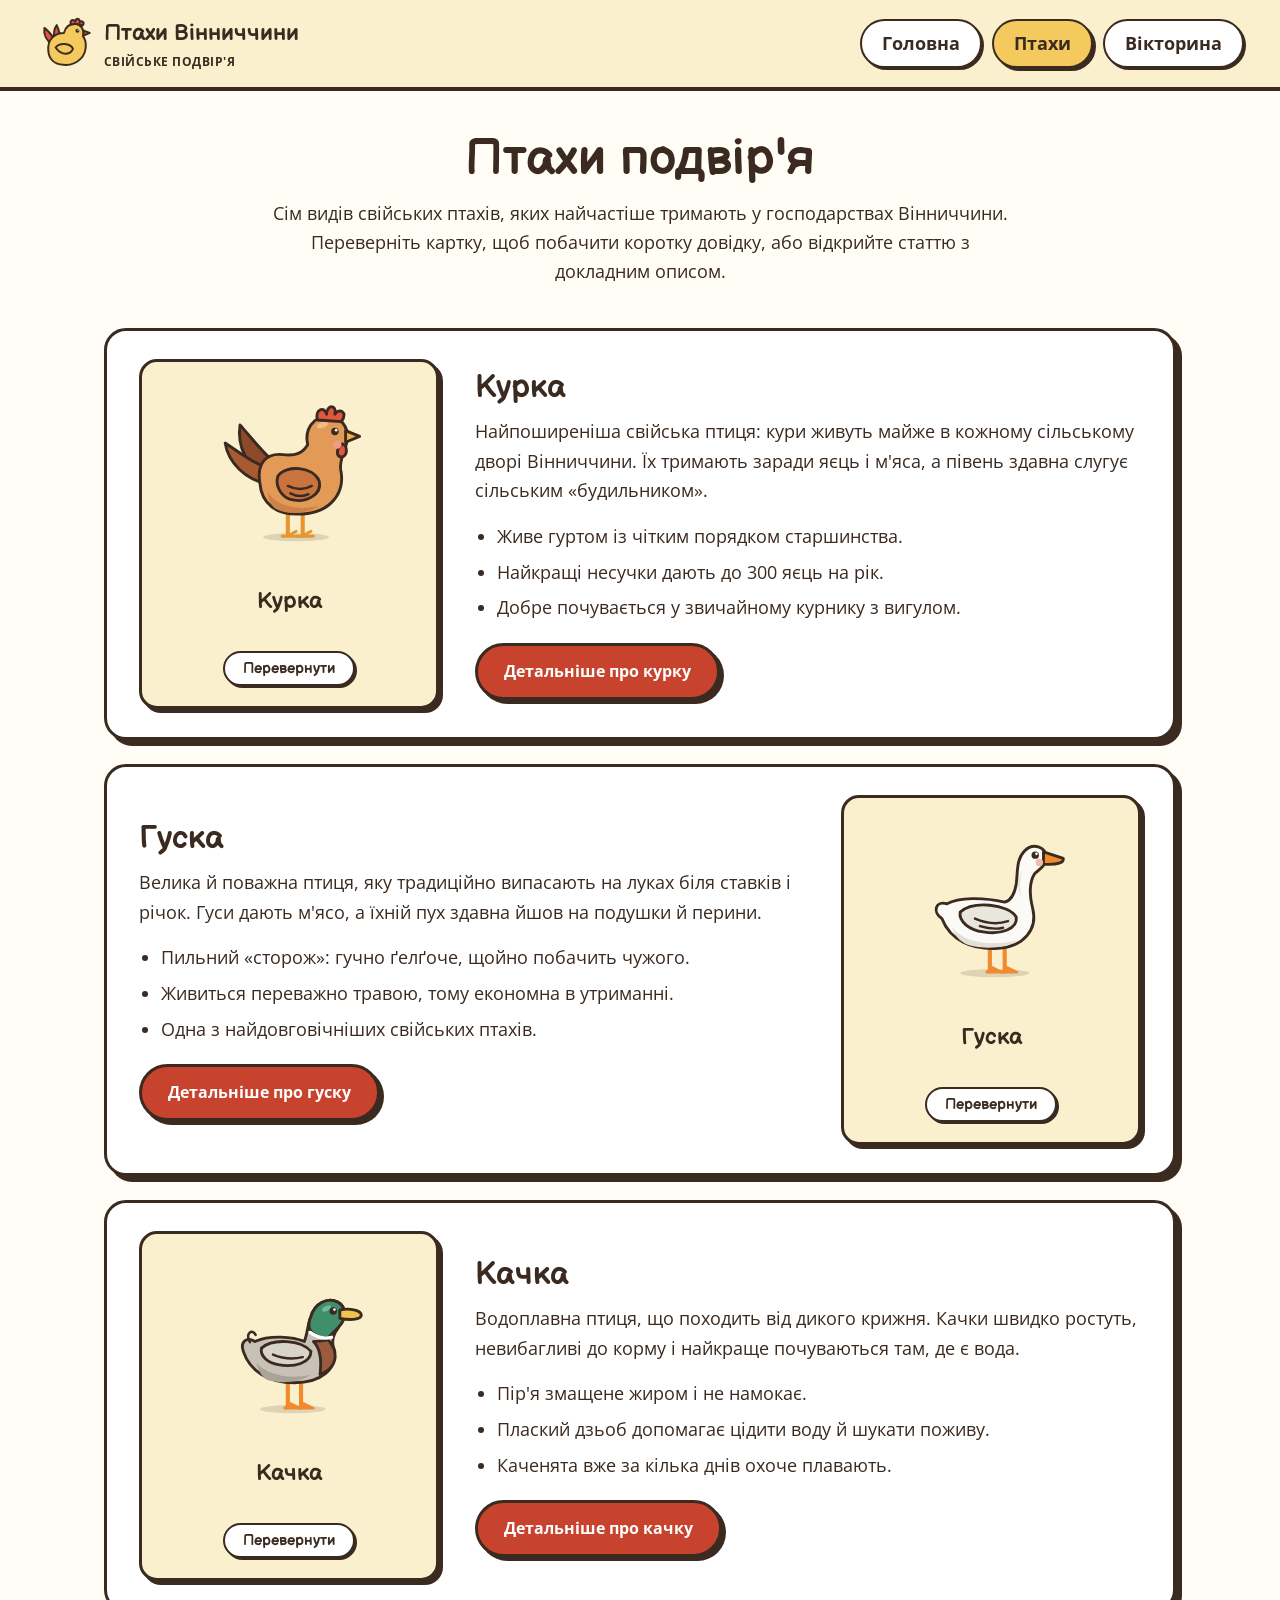
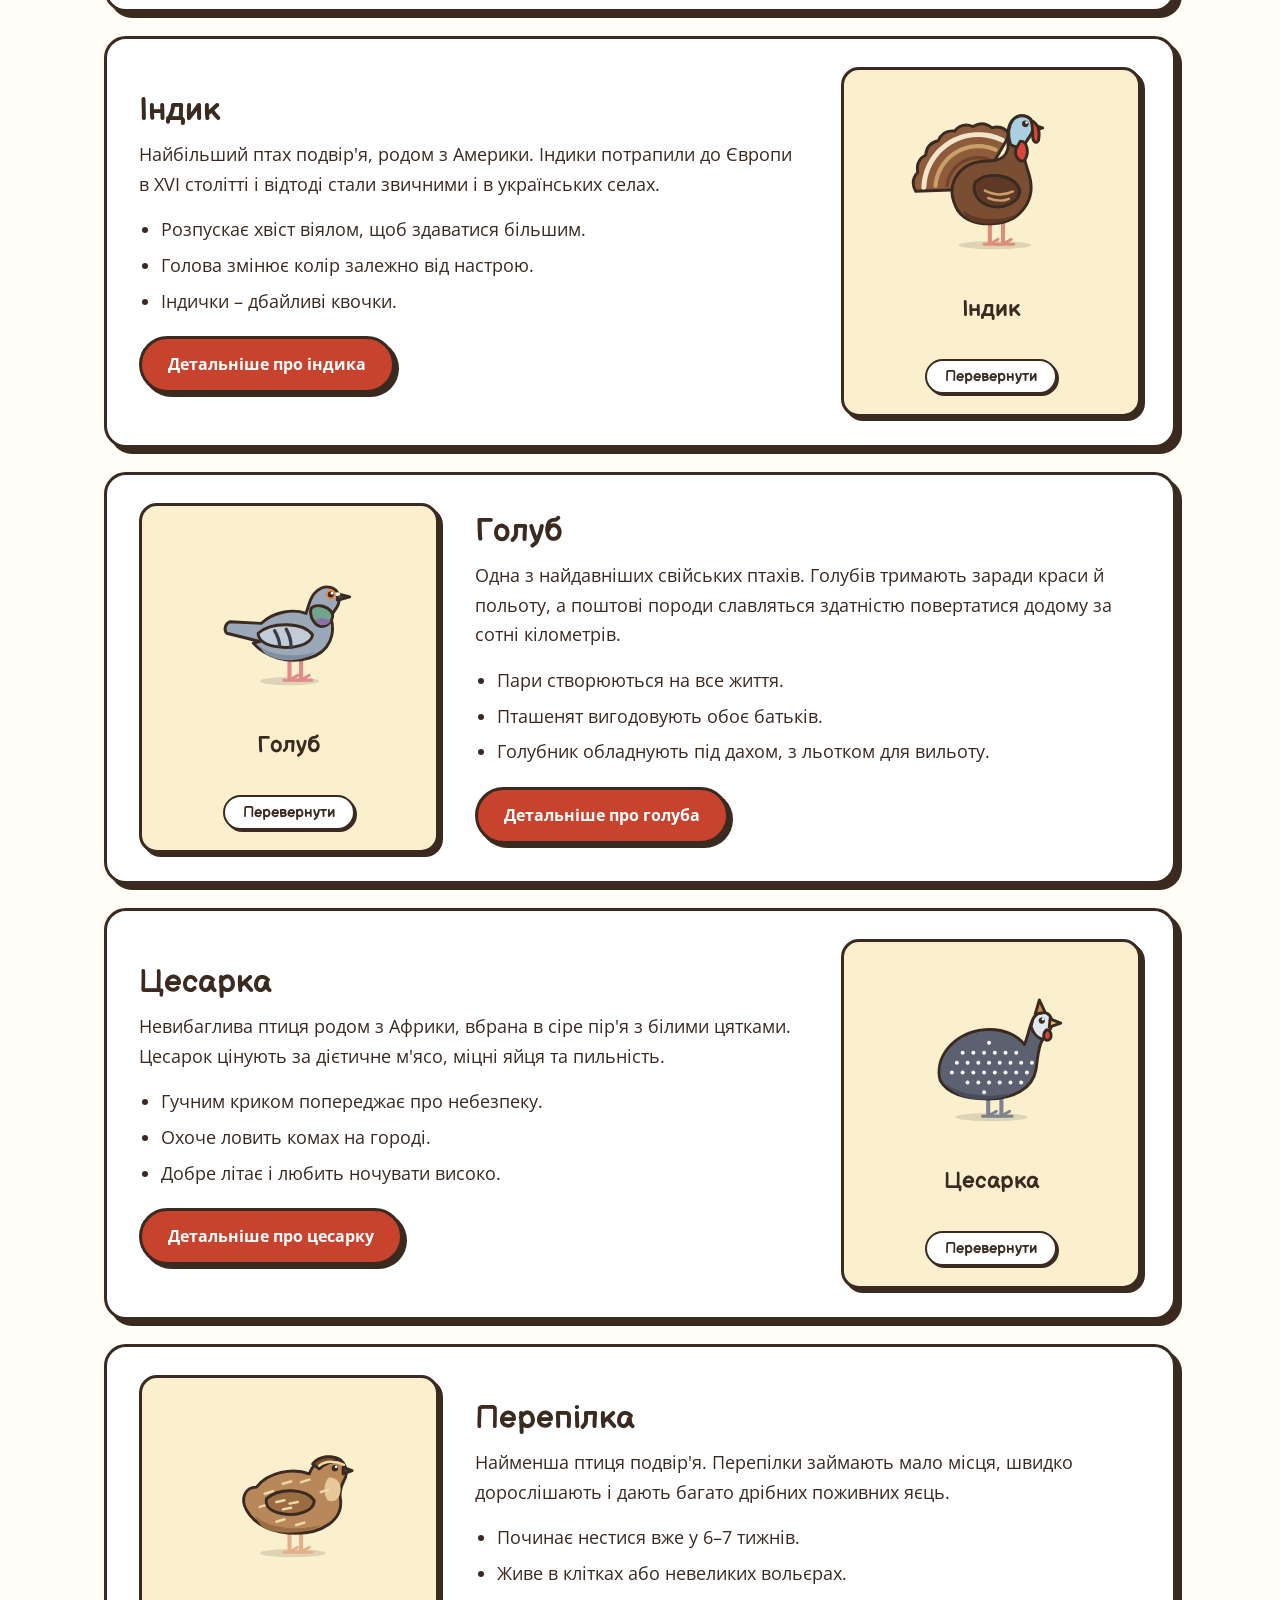
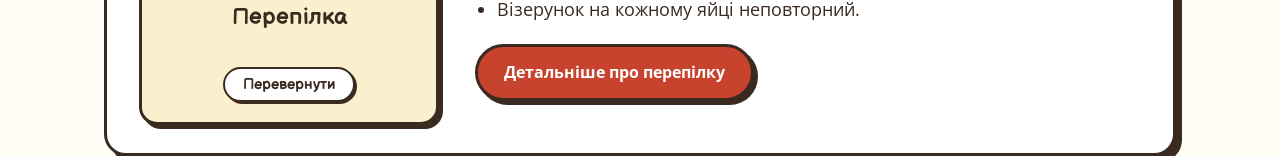
<file: birds.html>
<!DOCTYPE html>
<html lang="uk">
<head>
  <meta charset="UTF-8">
  <meta name="viewport" content="width=device-width, initial-scale=1">
  <meta name="description" content="Свійські птахи Вінниччини: курка, гуска, качка, індик і голуб. Короткі описи та основні характеристики.">
  <title>Свійські птахи Вінниччини – Птахи</title>
  <link rel="icon" href="images/logo.svg" type="image/svg+xml">
  <link rel="stylesheet" href="css/fonts.css">
  <link rel="stylesheet" href="css/style.css">
</head>
<body>
  <header class="site-header">
    <div class="container topbar">
      <a class="brand" href="index.html">
        <img src="images/logo.svg" width="56" height="56" alt="Логотип сайту: кругленька курочка">
        <span>Птахи Вінниччини<small>СВІЙСЬКЕ ПОДВІР'Я</small></span>
      </a>
      <nav class="nav" aria-label="Головне меню">
        <ul>
          <li><a href="index.html">Головна</a></li>
          <li><a href="birds.html" class="active" aria-current="page">Птахи</a></li>
          <li><a href="quiz.html">Вікторина</a></li>
        </ul>
      </nav>
    </div>
  </header>

  <main class="container">
    <section>
      <h1>Птахи подвір'я</h1>
      <p class="lead">Сім видів свійських птахів, яких найчастіше тримають у господарствах Вінниччини.
        Переверніть картку, щоб побачити коротку довідку, або відкрийте статтю з докладним описом.</p>
    </section>

    <section class="bird-row" id="hen" aria-labelledby="hen-title">
      <div class="flip">
        <div class="flip-inner">
          <div class="flip-face flip-front">
            <img src="images/hen.svg" width="180" height="180" alt="Руда курка">
            <h3>Курка</h3>
            <button class="hint" type="button">Перевернути</button>
          </div>
          <div class="flip-face flip-back">
            <h3>Курка: коротко</h3>
            <dl>
              <dt>Вага</dt><dd>1,8–3 кг, півень до 4 кг</dd>
              <dt>Яєць на рік</dt><dd>150–300, залежно від породи</dd>
              <dt>Насиджування</dt><dd>21 день</dd>
              <dt>Тривалість життя</dt><dd>5–10 років</dd>
            </dl>
            <a href="hen.html">Читати статтю</a>
            <button class="hint" type="button">Назад</button>
          </div>
        </div>
      </div>
      <div class="bird-info">
        <h2 id="hen-title">Курка</h2>
        <p>Найпоширеніша свійська птиця: кури живуть майже в кожному сільському дворі Вінниччини. Їх тримають
          заради яєць і м'яса, а півень здавна слугує сільським «будильником».</p>
        <ul>
          <li>Живе гуртом із чітким порядком старшинства.</li>
          <li>Найкращі несучки дають до 300 яєць на рік.</li>
          <li>Добре почувається у звичайному курнику з вигулом.</li>
        </ul>
        <a class="btn btn-primary" href="hen.html">Детальніше про курку</a>
      </div>
    </section>

    <section class="bird-row reverse" id="goose" aria-labelledby="goose-title">
      <div class="flip">
        <div class="flip-inner">
          <div class="flip-face flip-front">
            <img src="images/goose.svg" width="180" height="180" alt="Біла гуска">
            <h3>Гуска</h3>
            <button class="hint" type="button">Перевернути</button>
          </div>
          <div class="flip-face flip-back">
            <h3>Гуска: коротко</h3>
            <dl>
              <dt>Вага</dt><dd>4–7 кг</dd>
              <dt>Яєць на рік</dt><dd>30–60</dd>
              <dt>Насиджування</dt><dd>28–30 днів</dd>
              <dt>Тривалість життя</dt><dd>15–20 років</dd>
            </dl>
            <a href="goose.html">Читати статтю</a>
            <button class="hint" type="button">Назад</button>
          </div>
        </div>
      </div>
      <div class="bird-info">
        <h2 id="goose-title">Гуска</h2>
        <p>Велика й поважна птиця, яку традиційно випасають на луках біля ставків і річок. Гуси дають м'ясо,
          а їхній пух здавна йшов на подушки й перини.</p>
        <ul>
          <li>Пильний «сторож»: гучно ґелґоче, щойно побачить чужого.</li>
          <li>Живиться переважно травою, тому економна в утриманні.</li>
          <li>Одна з найдовговічніших свійських птахів.</li>
        </ul>
        <a class="btn btn-primary" href="goose.html">Детальніше про гуску</a>
      </div>
    </section>

    <section class="bird-row" id="duck" aria-labelledby="duck-title">
      <div class="flip">
        <div class="flip-inner">
          <div class="flip-face flip-front">
            <img src="images/duck.svg" width="180" height="180" alt="Качка із зеленою головою">
            <h3>Качка</h3>
            <button class="hint" type="button">Перевернути</button>
          </div>
          <div class="flip-face flip-back">
            <h3>Качка: коротко</h3>
            <dl>
              <dt>Вага</dt><dd>2,5–4 кг</dd>
              <dt>Яєць на рік</dt><dd>100–200</dd>
              <dt>Насиджування</dt><dd>28 днів, мускусна – до 35</dd>
              <dt>Тривалість життя</dt><dd>8–12 років</dd>
            </dl>
            <a href="duck.html">Читати статтю</a>
            <button class="hint" type="button">Назад</button>
          </div>
        </div>
      </div>
      <div class="bird-info">
        <h2 id="duck-title">Качка</h2>
        <p>Водоплавна птиця, що походить від дикого крижня. Качки швидко ростуть, невибагливі до корму
          і найкраще почуваються там, де є вода.</p>
        <ul>
          <li>Пір'я змащене жиром і не намокає.</li>
          <li>Плаский дзьоб допомагає цідити воду й шукати поживу.</li>
          <li>Каченята вже за кілька днів охоче плавають.</li>
        </ul>
        <a class="btn btn-primary" href="duck.html">Детальніше про качку</a>
      </div>
    </section>

    <section class="bird-row reverse" id="turkey" aria-labelledby="turkey-title">
      <div class="flip">
        <div class="flip-inner">
          <div class="flip-face flip-front">
            <img src="images/turkey.svg" width="180" height="180" alt="Індик із розпущеним хвостом">
            <h3>Індик</h3>
            <button class="hint" type="button">Перевернути</button>
          </div>
          <div class="flip-face flip-back">
            <h3>Індик: коротко</h3>
            <dl>
              <dt>Вага</dt><dd>Індичка 5–9 кг, індик 10–20 кг</dd>
              <dt>Яєць на рік</dt><dd>80–120</dd>
              <dt>Насиджування</dt><dd>28 днів</dd>
              <dt>Тривалість життя</dt><dd>Близько 10 років</dd>
            </dl>
            <a href="turkey.html">Читати статтю</a>
            <button class="hint" type="button">Назад</button>
          </div>
        </div>
      </div>
      <div class="bird-info">
        <h2 id="turkey-title">Індик</h2>
        <p>Найбільший птах подвір'я, родом з Америки. Індики потрапили до Європи в XVI столітті і відтоді
          стали звичними і в українських селах.</p>
        <ul>
          <li>Розпускає хвіст віялом, щоб здаватися більшим.</li>
          <li>Голова змінює колір залежно від настрою.</li>
          <li>Індички – дбайливі квочки.</li>
        </ul>
        <a class="btn btn-primary" href="turkey.html">Детальніше про індика</a>
      </div>
    </section>

    <section class="bird-row" id="pigeon" aria-labelledby="pigeon-title">
      <div class="flip">
        <div class="flip-inner">
          <div class="flip-face flip-front">
            <img src="images/pigeon.svg" width="180" height="180" alt="Сизий голуб">
            <h3>Голуб</h3>
            <button class="hint" type="button">Перевернути</button>
          </div>
          <div class="flip-face flip-back">
            <h3>Голуб: коротко</h3>
            <dl>
              <dt>Вага</dt><dd>0,3–0,5 кг, м'ясні породи до 1 кг</dd>
              <dt>Яєць у кладці</dt><dd>2, до 6–8 кладок на рік</dd>
              <dt>Насиджування</dt><dd>17–19 днів</dd>
              <dt>Тривалість життя</dt><dd>15–20 років</dd>
            </dl>
            <a href="pigeon.html">Читати статтю</a>
            <button class="hint" type="button">Назад</button>
          </div>
        </div>
      </div>
      <div class="bird-info">
        <h2 id="pigeon-title">Голуб</h2>
        <p>Одна з найдавніших свійських птахів. Голубів тримають заради краси й польоту, а поштові
          породи славляться здатністю повертатися додому за сотні кілометрів.</p>
        <ul>
          <li>Пари створюються на все життя.</li>
          <li>Пташенят вигодовують обоє батьків.</li>
          <li>Голубник обладнують під дахом, з льотком для вильоту.</li>
        </ul>
        <a class="btn btn-primary" href="pigeon.html">Детальніше про голуба</a>
      </div>
    </section>

    <section class="bird-row reverse" id="guinea" aria-labelledby="guinea-title">
      <div class="flip">
        <div class="flip-inner">
          <div class="flip-face flip-front">
            <img src="images/guinea.svg" width="180" height="180" alt="Сіра цесарка з білими цятками">
            <h3>Цесарка</h3>
            <button class="hint" type="button">Перевернути</button>
          </div>
          <div class="flip-face flip-back">
            <h3>Цесарка: коротко</h3>
            <dl>
              <dt>Вага</dt><dd>1,5–2 кг</dd>
              <dt>Яєць на рік</dt><dd>80–150</dd>
              <dt>Насиджування</dt><dd>26–28 днів</dd>
              <dt>Тривалість життя</dt><dd>10–12 років</dd>
            </dl>
            <a href="guinea.html">Читати статтю</a>
            <button class="hint" type="button">Назад</button>
          </div>
        </div>
      </div>
      <div class="bird-info">
        <h2 id="guinea-title">Цесарка</h2>
        <p>Невибаглива птиця родом з Африки, вбрана в сіре пір'я з білими цятками. Цесарок цінують за дієтичне
          м'ясо, міцні яйця та пильність.</p>
        <ul>
          <li>Гучним криком попереджає про небезпеку.</li>
          <li>Охоче ловить комах на городі.</li>
          <li>Добре літає і любить ночувати високо.</li>
        </ul>
        <a class="btn btn-primary" href="guinea.html">Детальніше про цесарку</a>
      </div>
    </section>

    <section class="bird-row" id="quail" aria-labelledby="quail-title">
      <div class="flip">
        <div class="flip-inner">
          <div class="flip-face flip-front">
            <img src="images/quail.svg" width="180" height="180" alt="Коричнева пістрява перепілка">
            <h3>Перепілка</h3>
            <button class="hint" type="button">Перевернути</button>
          </div>
          <div class="flip-face flip-back">
            <h3>Перепілка: коротко</h3>
            <dl>
              <dt>Вага</dt><dd>120–150 г, м'ясні породи до 300 г</dd>
              <dt>Яєць на рік</dt><dd>250–300</dd>
              <dt>Насиджування</dt><dd>17–18 днів</dd>
              <dt>Тривалість життя</dt><dd>3–5 років</dd>
            </dl>
            <a href="quail.html">Читати статтю</a>
            <button class="hint" type="button">Назад</button>
          </div>
        </div>
      </div>
      <div class="bird-info">
        <h2 id="quail-title">Перепілка</h2>
        <p>Найменша птиця подвір'я. Перепілки займають мало місця, швидко дорослішають і дають багато
          дрібних поживних яєць.</p>
        <ul>
          <li>Починає нестися вже у 6–7 тижнів.</li>
          <li>Живе в клітках або невеликих вольєрах.</li>
          <li>Візерунок на кожному яйці неповторний.</li>
        </ul>
        <a class="btn btn-primary" href="quail.html">Детальніше про перепілку</a>
      </div>
    </section>
  </main>
  <script src="js/main.js"></script>
</body>
</html>
</file>
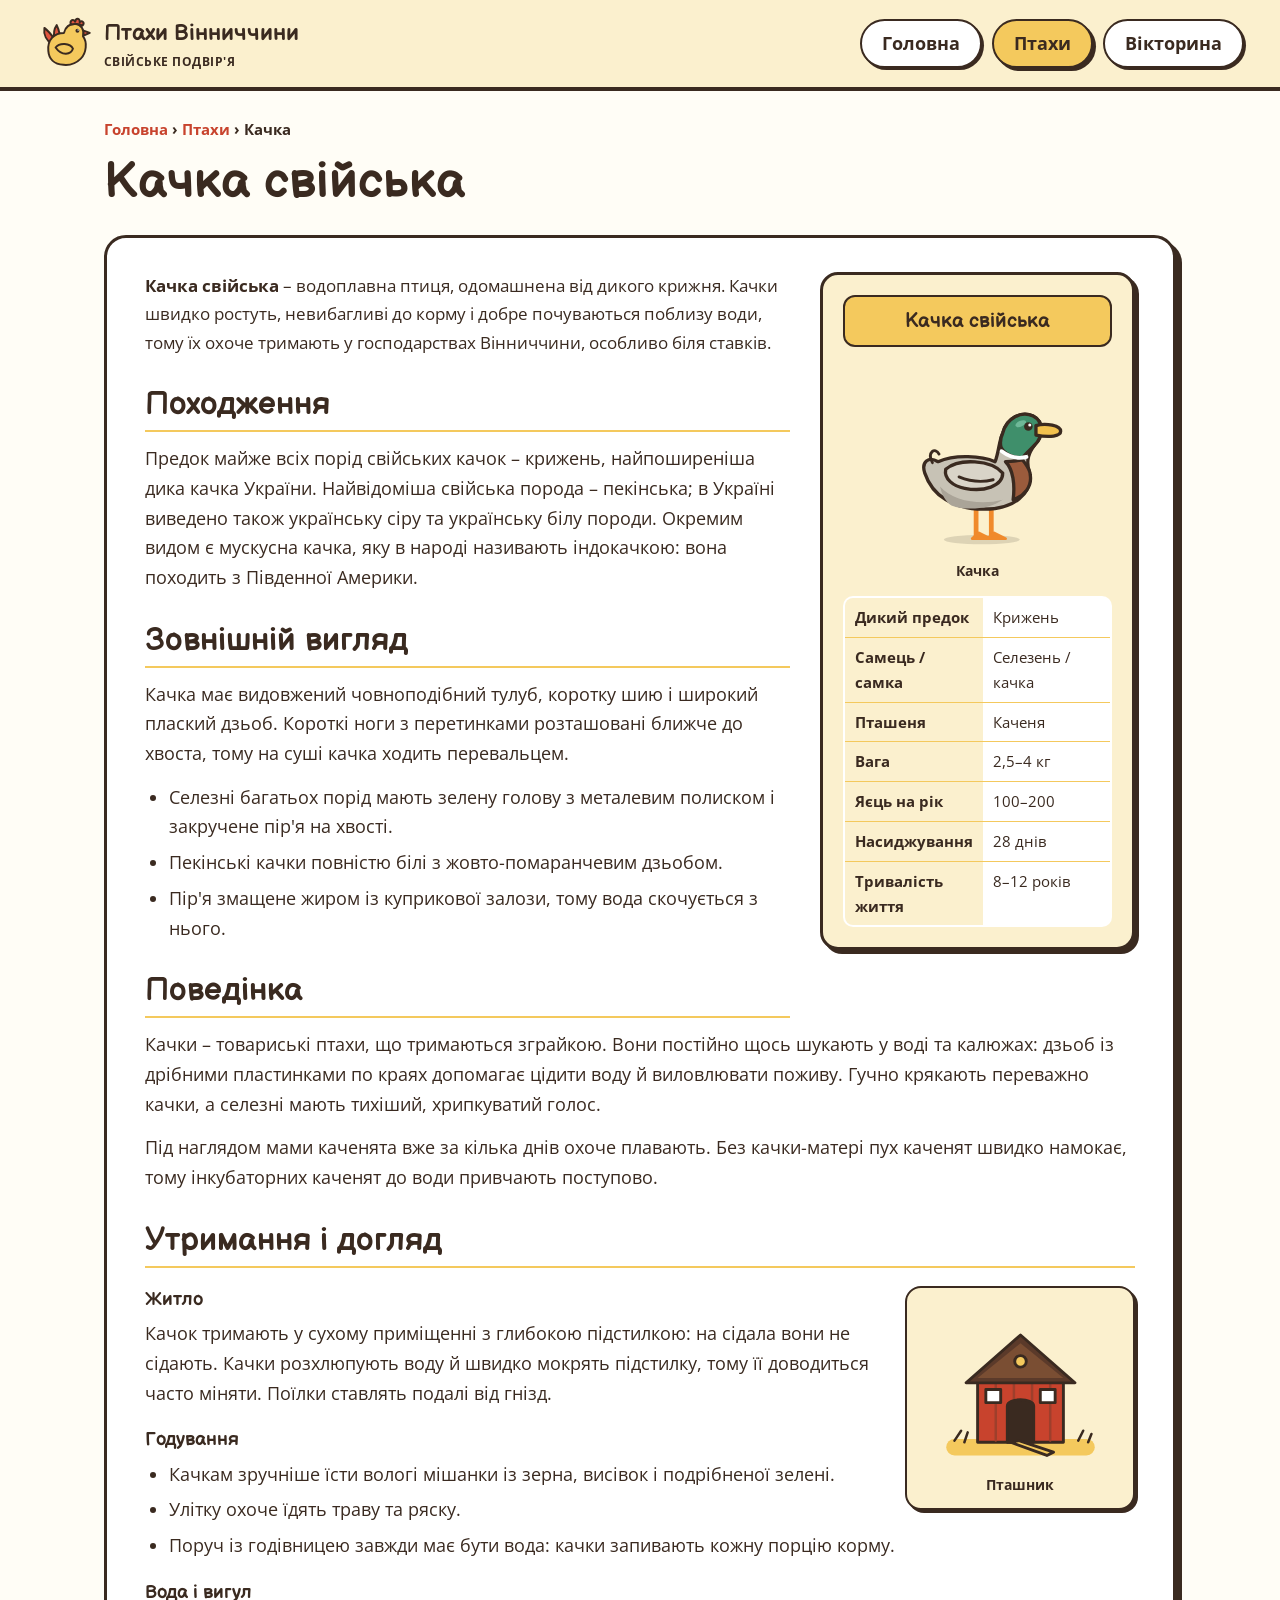
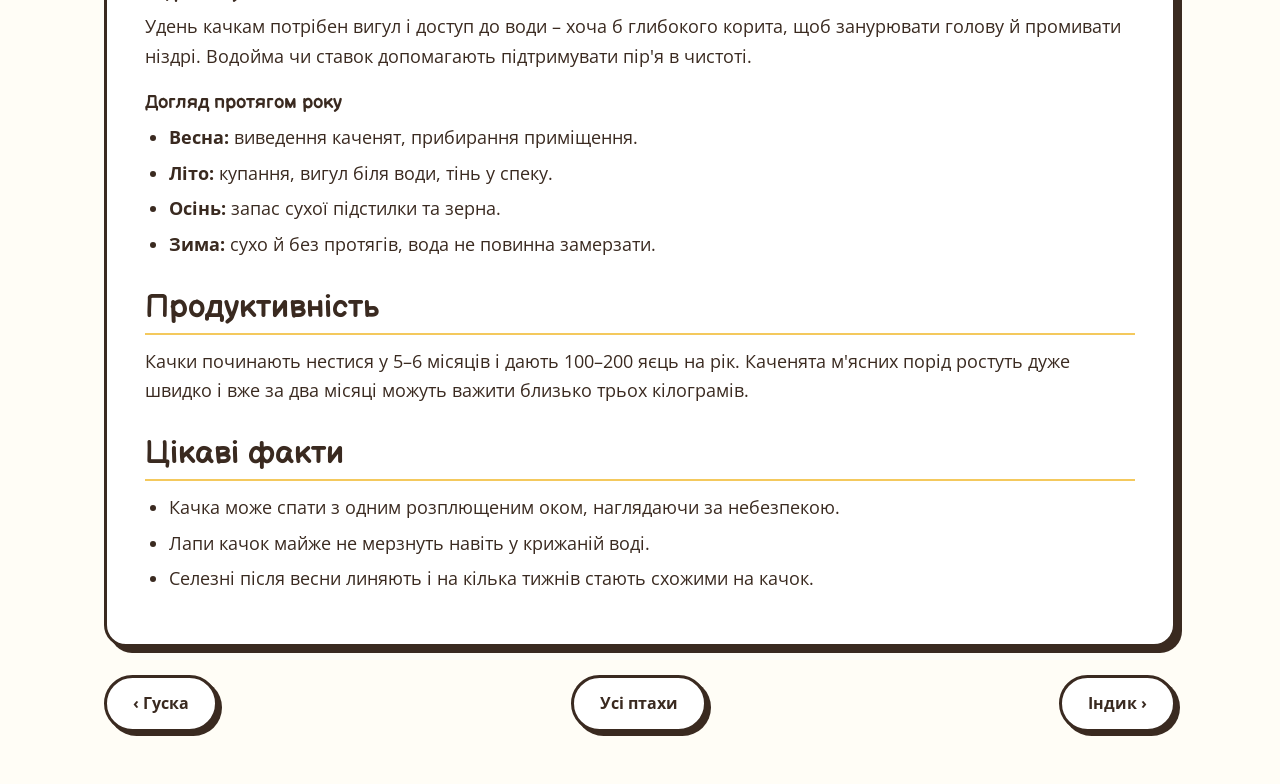
<file: duck.html>
<!DOCTYPE html>
<html lang="uk">
<head>
  <meta charset="UTF-8">
  <meta name="viewport" content="width=device-width, initial-scale=1">
  <meta name="description" content="Качка свійська: походження, зовнішній вигляд, поведінка, утримання та продуктивність.">
  <title>Качка свійська – Свійські птахи Вінниччини</title>
  <link rel="icon" href="images/logo.svg" type="image/svg+xml">
  <link rel="stylesheet" href="css/fonts.css">
  <link rel="stylesheet" href="css/style.css">
</head>
<body>
  <header class="site-header">
    <div class="container topbar">
      <a class="brand" href="index.html">
        <img src="images/logo.svg" width="56" height="56" alt="Логотип сайту: кругленька курочка">
        <span>Птахи Вінниччини<small>СВІЙСЬКЕ ПОДВІР'Я</small></span>
      </a>
      <nav class="nav" aria-label="Головне меню">
        <ul>
          <li><a href="index.html">Головна</a></li>
          <li><a href="birds.html" class="active">Птахи</a></li>
          <li><a href="quiz.html">Вікторина</a></li>
        </ul>
      </nav>
    </div>
  </header>

  <main class="container article">
    <nav class="breadcrumbs" aria-label="Навігаційний ланцюжок">
      <a href="index.html">Головна</a> › <a href="birds.html">Птахи</a> › <span aria-current="page">Качка</span>
    </nav>
    <h1>Качка свійська</h1>

    <div class="article-body">
      <aside class="infobox" aria-label="Коротка довідка">
        <p class="infobox-title">Качка свійська</p>
        <img src="images/duck.svg" width="180" height="180" alt="Качка із зеленою головою">
        <p class="infobox-caption">Качка</p>
        <table>
          <tr><th scope="row">Дикий предок</th><td>Крижень</td></tr>
          <tr><th scope="row">Самець / самка</th><td>Селезень / качка</td></tr>
          <tr><th scope="row">Пташеня</th><td>Каченя</td></tr>
          <tr><th scope="row">Вага</th><td>2,5–4 кг</td></tr>
          <tr><th scope="row">Яєць на рік</th><td>100–200</td></tr>
          <tr><th scope="row">Насиджування</th><td>28 днів</td></tr>
          <tr><th scope="row">Тривалість життя</th><td>8–12 років</td></tr>
        </table>
      </aside>

      <p><b>Качка свійська</b> – водоплавна птиця, одомашнена
        від дикого крижня. Качки швидко ростуть, невибагливі до корму і добре почуваються поблизу води,
        тому їх охоче тримають у господарствах Вінниччини, особливо біля ставків.</p>

      <h2 id="origin">Походження</h2>
      <p>Предок майже всіх порід свійських качок – крижень, найпоширеніша дика качка України. Найвідоміша
        свійська порода – пекінська; в Україні виведено також українську сіру та українську білу породи.
        Окремим видом є мускусна качка, яку в народі називають індокачкою: вона походить з Південної Америки.</p>

      <h2 id="look">Зовнішній вигляд</h2>
      <p>Качка має видовжений човноподібний тулуб, коротку шию і широкий плаский дзьоб. Короткі ноги
        з перетинками розташовані ближче до хвоста, тому на суші качка ходить перевальцем.</p>
      <ul>
        <li>Селезні багатьох порід мають зелену голову з металевим полиском і закручене пір'я на хвості.</li>
        <li>Пекінські качки повністю білі з жовто-помаранчевим дзьобом.</li>
        <li>Пір'я змащене жиром із куприкової залози, тому вода скочується з нього.</li>
      </ul>

      <h2 id="behavior">Поведінка</h2>
      <p>Качки – товариські птахи, що тримаються зграйкою. Вони постійно щось шукають у воді та калюжах:
        дзьоб із дрібними пластинками по краях допомагає цідити воду й виловлювати поживу. Гучно крякають
        переважно качки, а селезні мають тихіший, хрипкуватий голос.</p>
      <p>Під наглядом мами каченята вже за кілька днів охоче плавають. Без качки-матері пух каченят
        швидко намокає, тому інкубаторних каченят до води привчають поступово.</p>

      <h2 id="keeping">Утримання і догляд</h2>
      <figure class="thumb thumb-wide">
        <img src="images/coop.svg" width="200" height="200" alt="Дерев'яний пташник" loading="lazy">
        <figcaption>Пташник</figcaption>
      </figure>
      <h3>Житло</h3>
      <p>Качок тримають у сухому приміщенні з глибокою підстилкою: на сідала вони не сідають. Качки
        розхлюпують воду й швидко мокрять підстилку, тому її доводиться часто міняти. Поїлки ставлять
        подалі від гнізд.</p>
      <h3>Годування</h3>
      <ul>
        <li>Качкам зручніше їсти вологі мішанки із зерна, висівок і подрібненої зелені.</li>
        <li>Улітку охоче їдять траву та ряску.</li>
        <li>Поруч із годівницею завжди має бути вода: качки запивають кожну порцію корму.</li>
      </ul>
      <h3>Вода і вигул</h3>
      <p>Удень качкам потрібен вигул і доступ до води – хоча б глибокого корита, щоб занурювати голову
        й промивати ніздрі. Водойма чи ставок допомагають підтримувати пір'я в чистоті.</p>
      <h3>Догляд протягом року</h3>
      <ul>
        <li><b>Весна:</b> виведення каченят, прибирання приміщення.</li>
        <li><b>Літо:</b> купання, вигул біля води, тінь у спеку.</li>
        <li><b>Осінь:</b> запас сухої підстилки та зерна.</li>
        <li><b>Зима:</b> сухо й без протягів, вода не повинна замерзати.</li>
      </ul>

      <h2 id="products">Продуктивність</h2>
      <p>Качки починають нестися у 5–6 місяців і дають 100–200 яєць на рік. Каченята м'ясних порід ростуть
        дуже швидко і вже за два місяці можуть важити близько трьох кілограмів.</p>

      <h2 id="facts">Цікаві факти</h2>
      <ul>
        <li>Качка може спати з одним розплющеним оком, наглядаючи за небезпекою.</li>
        <li>Лапи качок майже не мерзнуть навіть у крижаній воді.</li>
        <li>Селезні після весни линяють і на кілька тижнів стають схожими на качок.</li>
      </ul>
    </div>

    <nav class="pager" aria-label="Інші птахи">
      <a class="btn" href="goose.html">‹ Гуска</a>
      <a class="btn" href="birds.html">Усі птахи</a>
      <a class="btn" href="turkey.html">Індик ›</a>
    </nav>
  </main>
  <script src="js/main.js"></script>
</body>
</html>
</file>
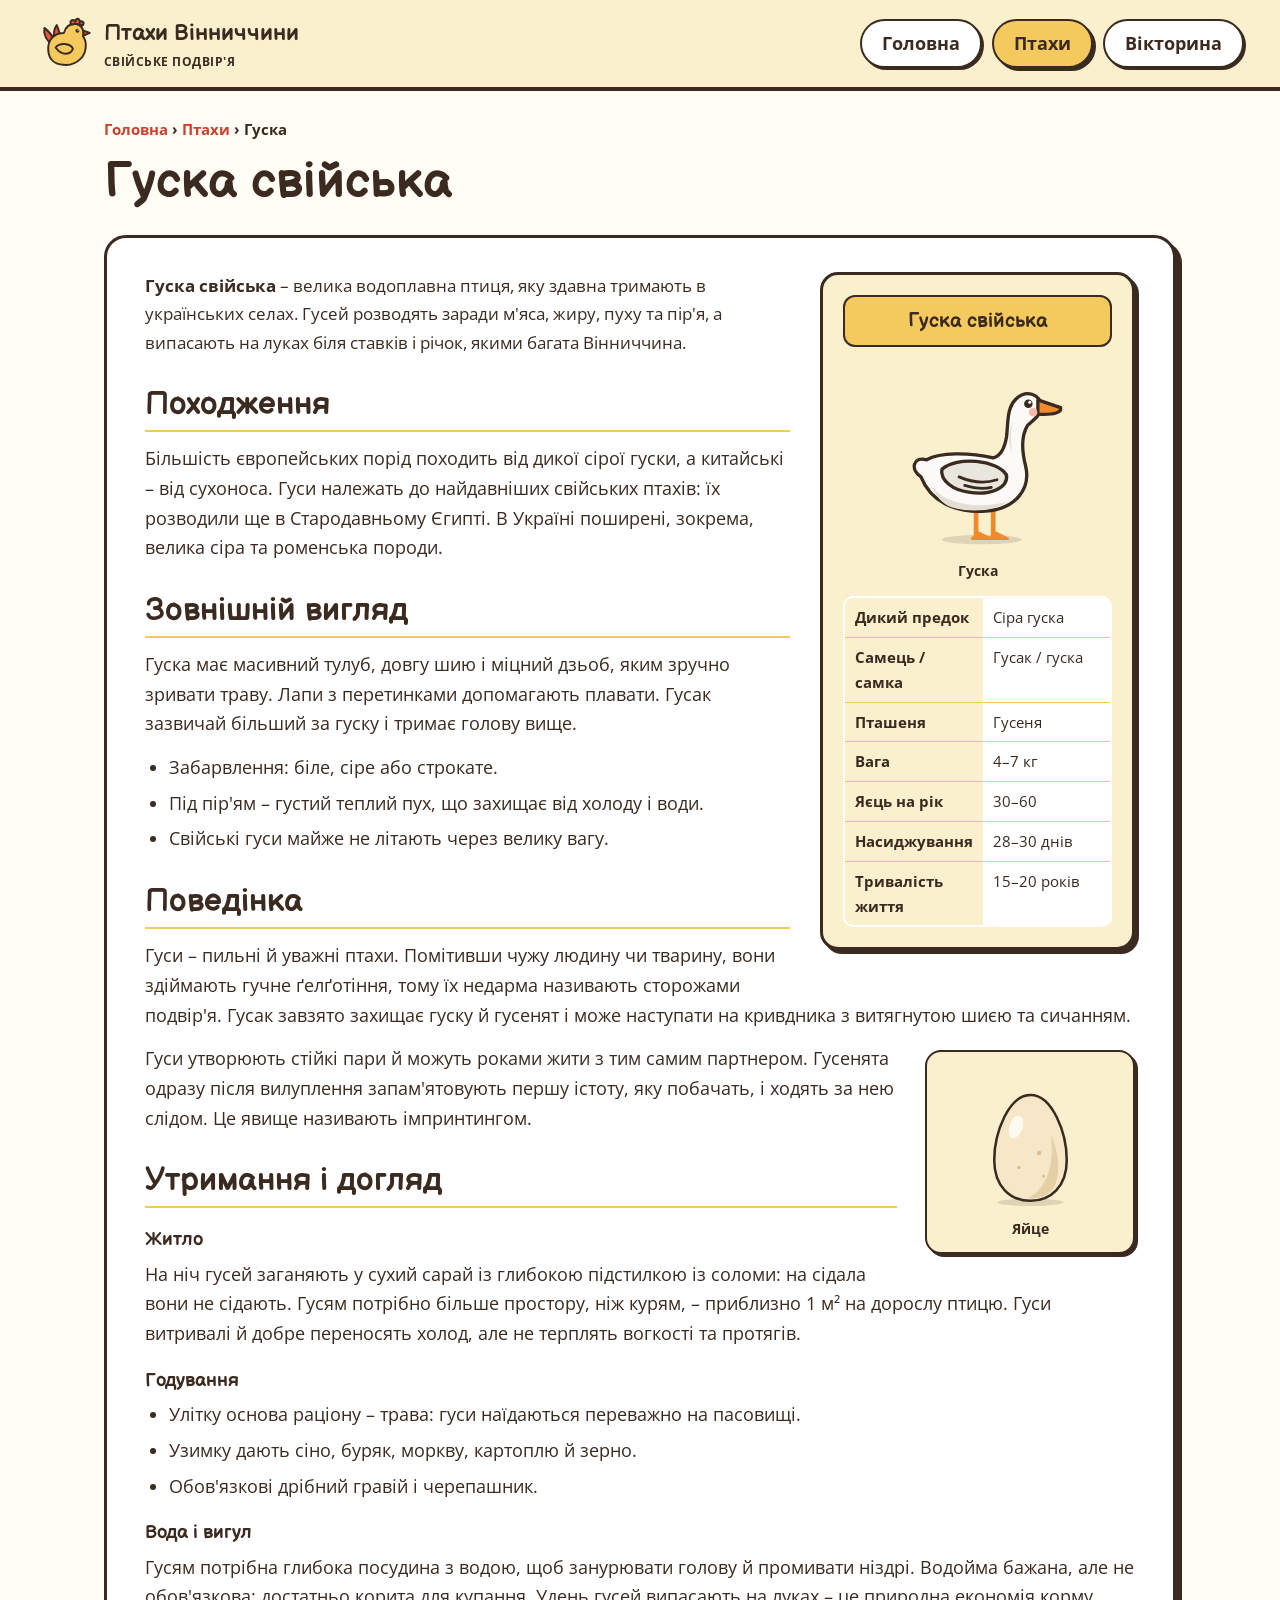
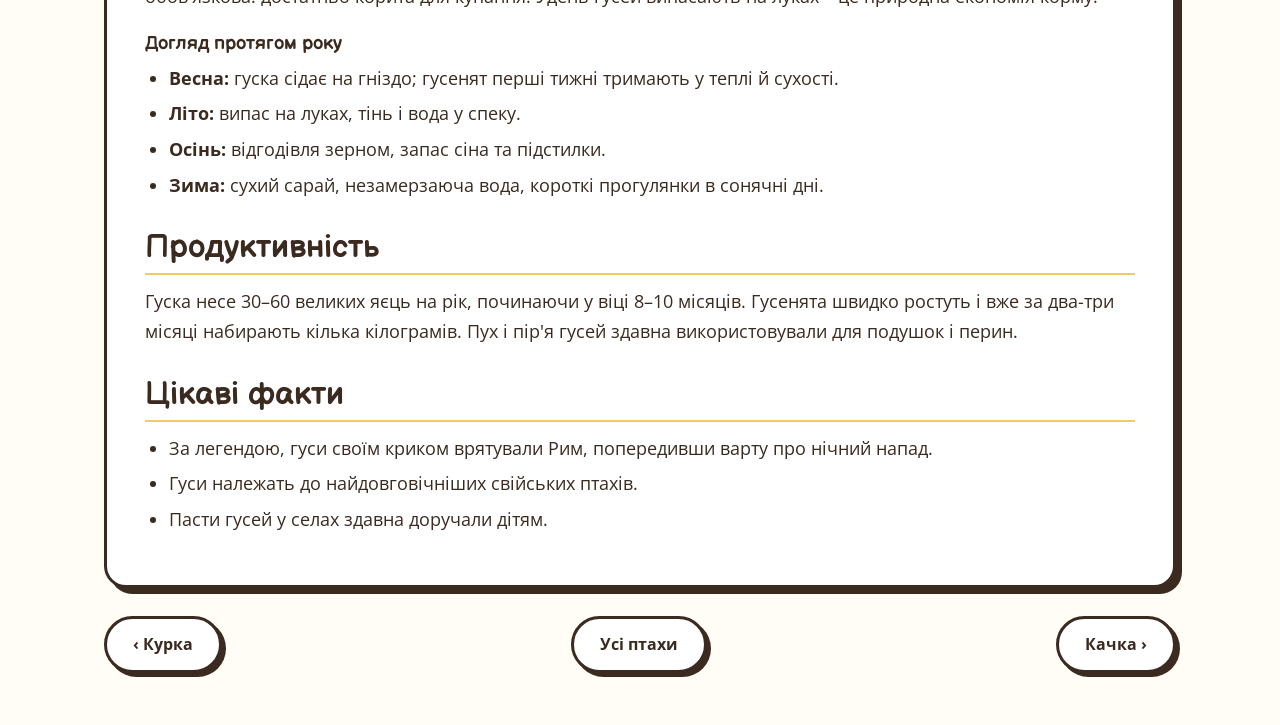
<file: goose.html>
<!DOCTYPE html>
<html lang="uk">
<head>
  <meta charset="UTF-8">
  <meta name="viewport" content="width=device-width, initial-scale=1">
  <meta name="description" content="Гуска свійська: походження, зовнішній вигляд, поведінка, утримання та продуктивність.">
  <title>Гуска свійська – Свійські птахи Вінниччини</title>
  <link rel="icon" href="images/logo.svg" type="image/svg+xml">
  <link rel="stylesheet" href="css/fonts.css">
  <link rel="stylesheet" href="css/style.css">
</head>
<body>
  <header class="site-header">
    <div class="container topbar">
      <a class="brand" href="index.html">
        <img src="images/logo.svg" width="56" height="56" alt="Логотип сайту: кругленька курочка">
        <span>Птахи Вінниччини<small>СВІЙСЬКЕ ПОДВІР'Я</small></span>
      </a>
      <nav class="nav" aria-label="Головне меню">
        <ul>
          <li><a href="index.html">Головна</a></li>
          <li><a href="birds.html" class="active">Птахи</a></li>
          <li><a href="quiz.html">Вікторина</a></li>
        </ul>
      </nav>
    </div>
  </header>

  <main class="container article">
    <nav class="breadcrumbs" aria-label="Навігаційний ланцюжок">
      <a href="index.html">Головна</a> › <a href="birds.html">Птахи</a> › <span aria-current="page">Гуска</span>
    </nav>
    <h1>Гуска свійська</h1>

    <div class="article-body">
      <aside class="infobox" aria-label="Коротка довідка">
        <p class="infobox-title">Гуска свійська</p>
        <img src="images/goose.svg" width="180" height="180" alt="Біла гуска">
        <p class="infobox-caption">Гуска</p>
        <table>
          <tr><th scope="row">Дикий предок</th><td>Сіра гуска</td></tr>
          <tr><th scope="row">Самець / самка</th><td>Гусак / гуска</td></tr>
          <tr><th scope="row">Пташеня</th><td>Гусеня</td></tr>
          <tr><th scope="row">Вага</th><td>4–7 кг</td></tr>
          <tr><th scope="row">Яєць на рік</th><td>30–60</td></tr>
          <tr><th scope="row">Насиджування</th><td>28–30 днів</td></tr>
          <tr><th scope="row">Тривалість життя</th><td>15–20 років</td></tr>
        </table>
      </aside>

      <p><b>Гуска свійська</b> – велика водоплавна птиця, яку здавна
        тримають в українських селах. Гусей розводять заради м'яса, жиру, пуху та пір'я, а випасають
        на луках біля ставків і річок, якими багата Вінниччина.</p>

      <h2 id="origin">Походження</h2>
      <p>Більшість європейських порід походить від дикої сірої гуски, а китайські – від сухоноса. Гуси належать
        до найдавніших свійських птахів: їх розводили ще в Стародавньому Єгипті. В Україні поширені, зокрема,
        велика сіра та роменська породи.</p>

      <h2 id="look">Зовнішній вигляд</h2>
      <p>Гуска має масивний тулуб, довгу шию і міцний дзьоб, яким зручно зривати траву. Лапи з перетинками
        допомагають плавати. Гусак зазвичай більший за гуску і тримає голову вище.</p>
      <ul>
        <li>Забарвлення: біле, сіре або строкате.</li>
        <li>Під пір'ям – густий теплий пух, що захищає від холоду і води.</li>
        <li>Свійські гуси майже не літають через велику вагу.</li>
      </ul>

      <h2 id="behavior">Поведінка</h2>
      <p>Гуси – пильні й уважні птахи. Помітивши чужу людину чи тварину, вони здіймають гучне ґелґотіння,
        тому їх недарма називають сторожами подвір'я. Гусак завзято захищає гуску й гусенят і може
        наступати на кривдника з витягнутою шиєю та сичанням.</p>
      <figure class="thumb">
        <img src="images/egg.svg" width="160" height="160" alt="Яйце" loading="lazy">
        <figcaption>Яйце</figcaption>
      </figure>
      <p>Гуси утворюють стійкі пари й можуть роками жити з тим самим партнером. Гусенята одразу після
        вилуплення запам'ятовують першу істоту, яку побачать, і ходять за нею слідом. Це явище називають
        імпринтингом.</p>

      <h2 id="keeping">Утримання і догляд</h2>
      <h3>Житло</h3>
      <p>На ніч гусей заганяють у сухий сарай із глибокою підстилкою із соломи: на сідала вони не сідають.
        Гусям потрібно більше простору, ніж курям, – приблизно 1 м² на дорослу птицю. Гуси витривалі
        й добре переносять холод, але не терплять вогкості та протягів.</p>
      <h3>Годування</h3>
      <ul>
        <li>Улітку основа раціону – трава: гуси наїдаються переважно на пасовищі.</li>
        <li>Узимку дають сіно, буряк, моркву, картоплю й зерно.</li>
        <li>Обов'язкові дрібний гравій і черепашник.</li>
      </ul>
      <h3>Вода і вигул</h3>
      <p>Гусям потрібна глибока посудина з водою, щоб занурювати голову й промивати ніздрі. Водойма бажана,
        але не обов'язкова: достатньо корита для купання. Удень гусей випасають на луках – це природна
        економія корму.</p>
      <h3>Догляд протягом року</h3>
      <ul>
        <li><b>Весна:</b> гуска сідає на гніздо; гусенят перші тижні тримають у теплі й сухості.</li>
        <li><b>Літо:</b> випас на луках, тінь і вода у спеку.</li>
        <li><b>Осінь:</b> відгодівля зерном, запас сіна та підстилки.</li>
        <li><b>Зима:</b> сухий сарай, незамерзаюча вода, короткі прогулянки в сонячні дні.</li>
      </ul>

      <h2 id="products">Продуктивність</h2>
      <p>Гуска несе 30–60 великих яєць на рік, починаючи у віці 8–10 місяців. Гусенята швидко ростуть
        і вже за два-три місяці набирають кілька кілограмів. Пух і пір'я гусей здавна використовували
        для подушок і перин.</p>

      <h2 id="facts">Цікаві факти</h2>
      <ul>
        <li>За легендою, гуси своїм криком врятували Рим, попередивши варту про нічний напад.</li>
        <li>Гуси належать до найдовговічніших свійських птахів.</li>
        <li>Пасти гусей у селах здавна доручали дітям.</li>
      </ul>
    </div>

    <nav class="pager" aria-label="Інші птахи">
      <a class="btn" href="hen.html">‹ Курка</a>
      <a class="btn" href="birds.html">Усі птахи</a>
      <a class="btn" href="duck.html">Качка ›</a>
    </nav>
  </main>
  <script src="js/main.js"></script>
</body>
</html>
</file>
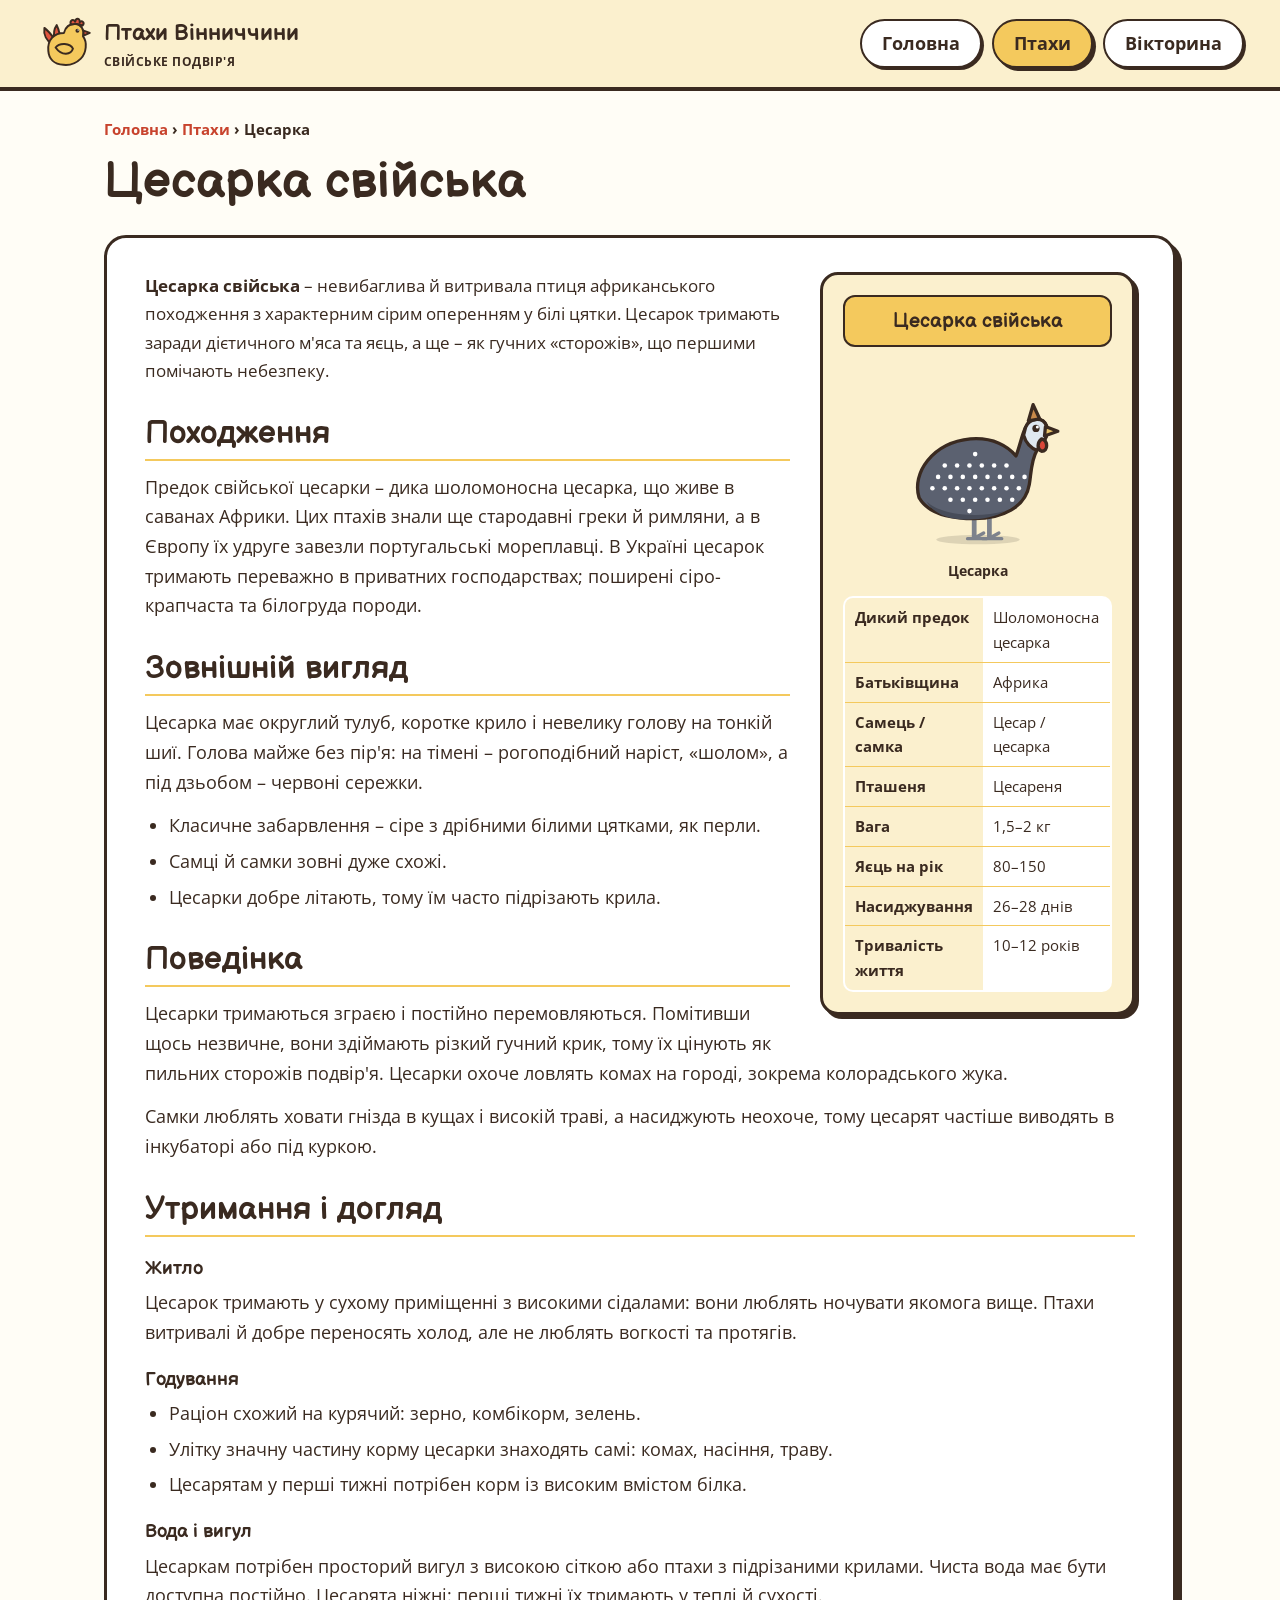
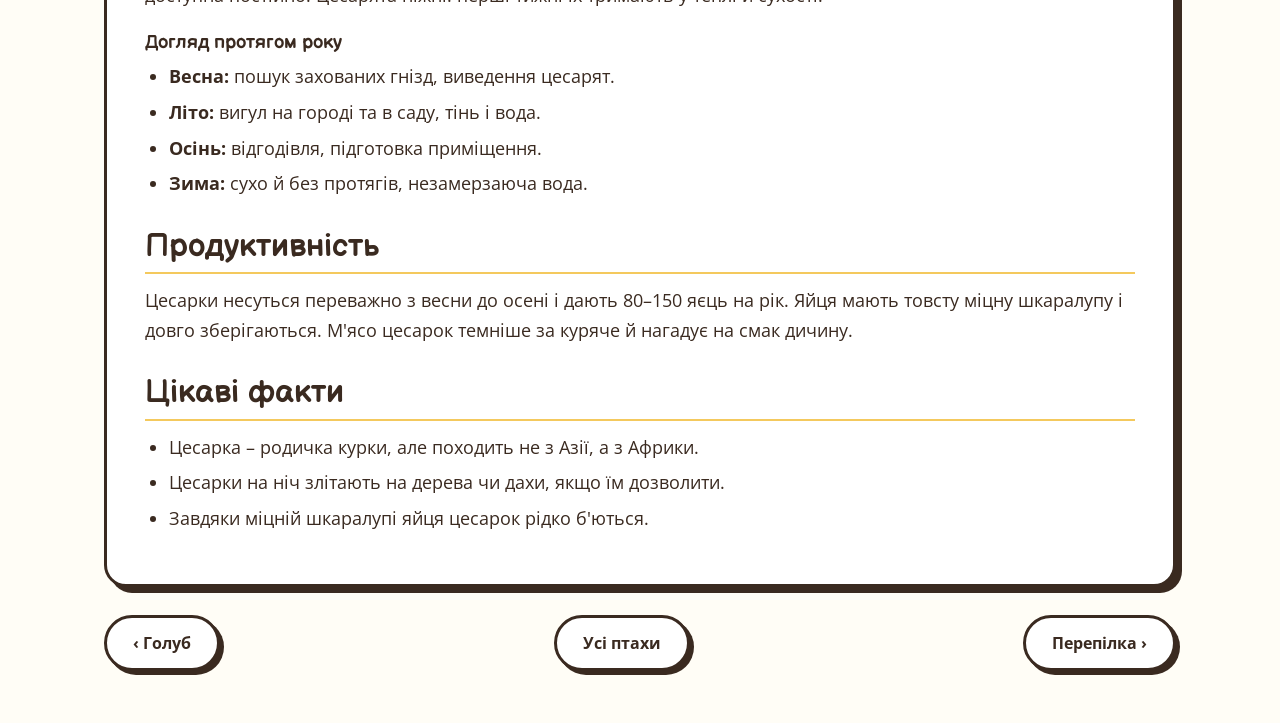
<file: guinea.html>
<!DOCTYPE html>
<html lang="uk">
<head>
  <meta charset="UTF-8">
  <meta name="viewport" content="width=device-width, initial-scale=1">
  <meta name="description" content="Цесарка свійська: походження, зовнішній вигляд, поведінка, утримання і догляд, продуктивність.">
  <title>Цесарка свійська – Свійські птахи Вінниччини</title>
  <link rel="icon" href="images/logo.svg" type="image/svg+xml">
  <link rel="stylesheet" href="css/fonts.css">
  <link rel="stylesheet" href="css/style.css">
</head>
<body>
  <header class="site-header">
    <div class="container topbar">
      <a class="brand" href="index.html">
        <img src="images/logo.svg" width="56" height="56" alt="Логотип сайту: кругленька курочка">
        <span>Птахи Вінниччини<small>СВІЙСЬКЕ ПОДВІР'Я</small></span>
      </a>
      <nav class="nav" aria-label="Головне меню">
        <ul>
          <li><a href="index.html">Головна</a></li>
          <li><a href="birds.html" class="active">Птахи</a></li>
          <li><a href="quiz.html">Вікторина</a></li>
        </ul>
      </nav>
    </div>
  </header>

  <main class="container article">
    <nav class="breadcrumbs" aria-label="Навігаційний ланцюжок">
      <a href="index.html">Головна</a> › <a href="birds.html">Птахи</a> › <span aria-current="page">Цесарка</span>
    </nav>
    <h1>Цесарка свійська</h1>

    <div class="article-body">
      <aside class="infobox" aria-label="Коротка довідка">
        <p class="infobox-title">Цесарка свійська</p>
        <img src="images/guinea.svg" width="180" height="180" alt="Сіра цесарка з білими цятками">
        <p class="infobox-caption">Цесарка</p>
        <table>
          <tr><th scope="row">Дикий предок</th><td>Шоломоносна цесарка</td></tr>
          <tr><th scope="row">Батьківщина</th><td>Африка</td></tr>
          <tr><th scope="row">Самець / самка</th><td>Цесар / цесарка</td></tr>
          <tr><th scope="row">Пташеня</th><td>Цесареня</td></tr>
          <tr><th scope="row">Вага</th><td>1,5–2 кг</td></tr>
          <tr><th scope="row">Яєць на рік</th><td>80–150</td></tr>
          <tr><th scope="row">Насиджування</th><td>26–28 днів</td></tr>
          <tr><th scope="row">Тривалість життя</th><td>10–12 років</td></tr>
        </table>
      </aside>

      <p><b>Цесарка свійська</b> – невибаглива й витривала птиця африканського
        походження з характерним сірим оперенням у білі цятки. Цесарок тримають заради дієтичного м'яса
        та яєць, а ще – як гучних «сторожів», що першими помічають небезпеку.</p>

      <h2 id="origin">Походження</h2>
      <p>Предок свійської цесарки – дика шоломоносна цесарка, що живе в саванах Африки. Цих птахів знали
        ще стародавні греки й римляни, а в Європу їх удруге завезли португальські мореплавці. В Україні
        цесарок тримають переважно в приватних господарствах; поширені сіро-крапчаста та білогруда породи.</p>

      <h2 id="look">Зовнішній вигляд</h2>
      <p>Цесарка має округлий тулуб, коротке крило і невелику голову на тонкій шиї. Голова майже без пір'я:
        на тімені – рогоподібний наріст, «шолом», а під дзьобом – червоні сережки.</p>
      <ul>
        <li>Класичне забарвлення – сіре з дрібними білими цятками, як перли.</li>
        <li>Самці й самки зовні дуже схожі.</li>
        <li>Цесарки добре літають, тому їм часто підрізають крила.</li>
      </ul>

      <h2 id="behavior">Поведінка</h2>
      <p>Цесарки тримаються зграєю і постійно перемовляються. Помітивши щось незвичне, вони здіймають
        різкий гучний крик, тому їх цінують як пильних сторожів подвір'я. Цесарки охоче ловлять комах
        на городі, зокрема колорадського жука.</p>
      <p>Самки люблять ховати гнізда в кущах і високій траві, а насиджують неохоче, тому цесарят частіше
        виводять в інкубаторі або під куркою.</p>

      <h2 id="keeping">Утримання і догляд</h2>
      <h3>Житло</h3>
      <p>Цесарок тримають у сухому приміщенні з високими сідалами: вони люблять ночувати якомога вище.
        Птахи витривалі й добре переносять холод, але не люблять вогкості та протягів.</p>
      <h3>Годування</h3>
      <ul>
        <li>Раціон схожий на курячий: зерно, комбікорм, зелень.</li>
        <li>Улітку значну частину корму цесарки знаходять самі: комах, насіння, траву.</li>
        <li>Цесарятам у перші тижні потрібен корм із високим вмістом білка.</li>
      </ul>
      <h3>Вода і вигул</h3>
      <p>Цесаркам потрібен просторий вигул з високою сіткою або птахи з підрізаними крилами. Чиста вода
        має бути доступна постійно. Цесарята ніжні: перші тижні їх тримають у теплі й сухості.</p>
      <h3>Догляд протягом року</h3>
      <ul>
        <li><b>Весна:</b> пошук захованих гнізд, виведення цесарят.</li>
        <li><b>Літо:</b> вигул на городі та в саду, тінь і вода.</li>
        <li><b>Осінь:</b> відгодівля, підготовка приміщення.</li>
        <li><b>Зима:</b> сухо й без протягів, незамерзаюча вода.</li>
      </ul>

      <h2 id="products">Продуктивність</h2>
      <p>Цесарки несуться переважно з весни до осені і дають 80–150 яєць на рік. Яйця мають товсту міцну
        шкаралупу і довго зберігаються. М'ясо цесарок темніше за куряче й нагадує на смак дичину.</p>

      <h2 id="facts">Цікаві факти</h2>
      <ul>
        <li>Цесарка – родичка курки, але походить не з Азії, а з Африки.</li>
        <li>Цесарки на ніч злітають на дерева чи дахи, якщо їм дозволити.</li>
        <li>Завдяки міцній шкаралупі яйця цесарок рідко б'ються.</li>
      </ul>
    </div>

    <nav class="pager" aria-label="Інші птахи">
      <a class="btn" href="pigeon.html">‹ Голуб</a>
      <a class="btn" href="birds.html">Усі птахи</a>
      <a class="btn" href="quail.html">Перепілка ›</a>
    </nav>
  </main>
  <script src="js/main.js"></script>
</body>
</html>
</file>
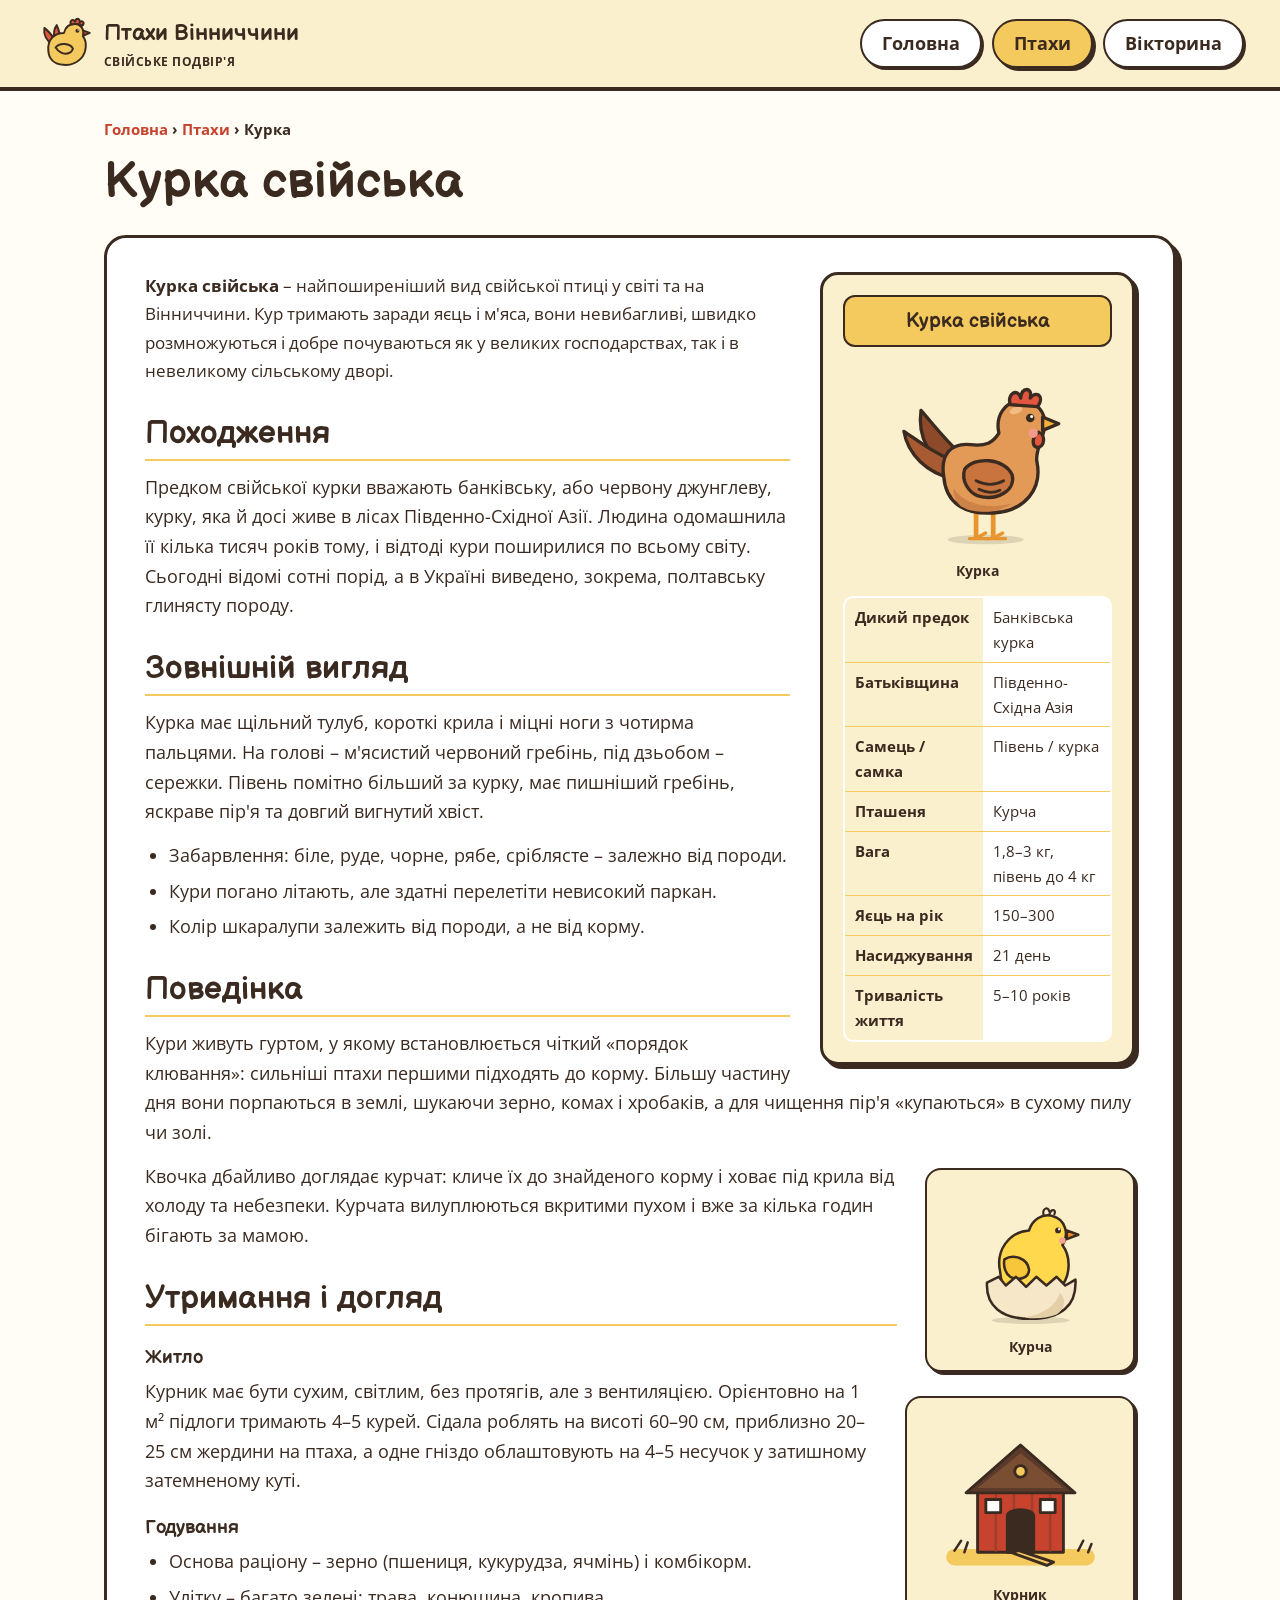
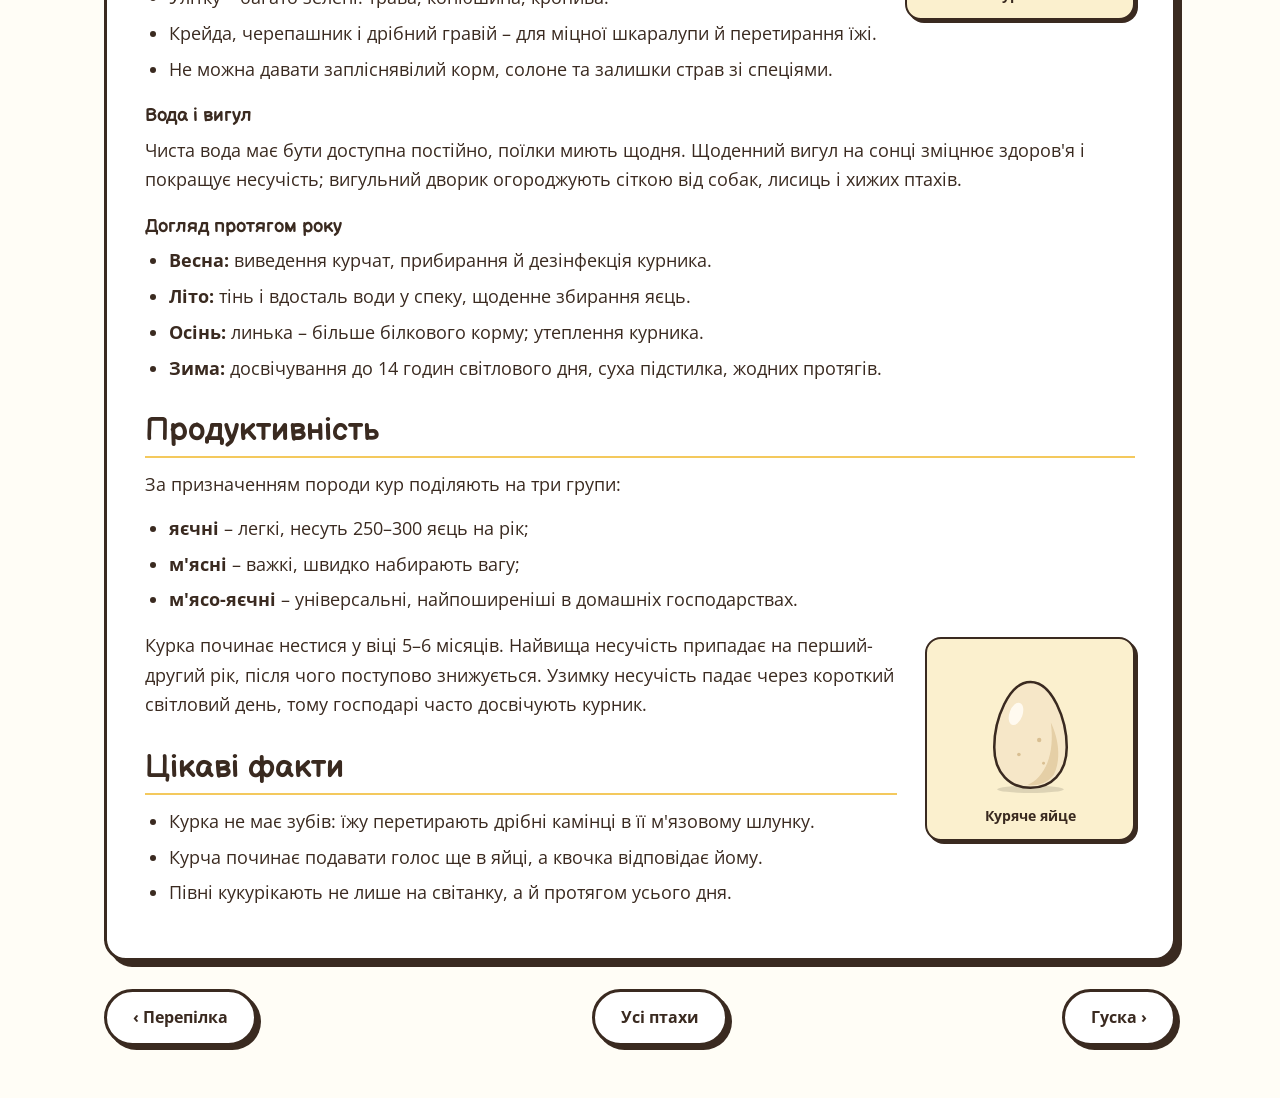
<file: hen.html>
<!DOCTYPE html>
<html lang="uk">
<head>
  <meta charset="UTF-8">
  <meta name="viewport" content="width=device-width, initial-scale=1">
  <meta name="description" content="Курка свійська: походження, зовнішній вигляд, поведінка, утримання та продуктивність.">
  <title>Курка свійська – Свійські птахи Вінниччини</title>
  <link rel="icon" href="images/logo.svg" type="image/svg+xml">
  <link rel="stylesheet" href="css/fonts.css">
  <link rel="stylesheet" href="css/style.css">
</head>
<body>
  <header class="site-header">
    <div class="container topbar">
      <a class="brand" href="index.html">
        <img src="images/logo.svg" width="56" height="56" alt="Логотип сайту: кругленька курочка">
        <span>Птахи Вінниччини<small>СВІЙСЬКЕ ПОДВІР'Я</small></span>
      </a>
      <nav class="nav" aria-label="Головне меню">
        <ul>
          <li><a href="index.html">Головна</a></li>
          <li><a href="birds.html" class="active">Птахи</a></li>
          <li><a href="quiz.html">Вікторина</a></li>
        </ul>
      </nav>
    </div>
  </header>

  <main class="container article">
    <nav class="breadcrumbs" aria-label="Навігаційний ланцюжок">
      <a href="index.html">Головна</a> › <a href="birds.html">Птахи</a> › <span aria-current="page">Курка</span>
    </nav>
    <h1>Курка свійська</h1>

    <div class="article-body">
      <aside class="infobox" aria-label="Коротка довідка">
        <p class="infobox-title">Курка свійська</p>
        <img src="images/hen.svg" width="180" height="180" alt="Руда курка">
        <p class="infobox-caption">Курка</p>
        <table>
          <tr><th scope="row">Дикий предок</th><td>Банківська курка</td></tr>
          <tr><th scope="row">Батьківщина</th><td>Південно-Східна Азія</td></tr>
          <tr><th scope="row">Самець / самка</th><td>Півень / курка</td></tr>
          <tr><th scope="row">Пташеня</th><td>Курча</td></tr>
          <tr><th scope="row">Вага</th><td>1,8–3 кг, півень до 4 кг</td></tr>
          <tr><th scope="row">Яєць на рік</th><td>150–300</td></tr>
          <tr><th scope="row">Насиджування</th><td>21 день</td></tr>
          <tr><th scope="row">Тривалість життя</th><td>5–10 років</td></tr>
        </table>
      </aside>

      <p><b>Курка свійська</b> – найпоширеніший вид свійської птиці у світі
        та на Вінниччини. Кур тримають заради яєць і м'яса, вони невибагливі, швидко розмножуються і добре
        почуваються як у великих господарствах, так і в невеликому сільському дворі.</p>

      <h2 id="origin">Походження</h2>
      <p>Предком свійської курки вважають банківську, або червону джунглеву, курку, яка й досі живе в лісах
        Південно-Східної Азії. Людина одомашнила її кілька тисяч років тому, і відтоді кури поширилися по
        всьому світу. Сьогодні відомі сотні порід, а в Україні виведено, зокрема, полтавську глинясту породу.</p>

      <h2 id="look">Зовнішній вигляд</h2>
      <p>Курка має щільний тулуб, короткі крила і міцні ноги з чотирма пальцями. На голові – м'ясистий червоний
        гребінь, під дзьобом – сережки. Півень помітно більший за курку, має пишніший гребінь, яскраве пір'я
        та довгий вигнутий хвіст.</p>
      <ul>
        <li>Забарвлення: біле, руде, чорне, рябе, сріблясте – залежно від породи.</li>
        <li>Кури погано літають, але здатні перелетіти невисокий паркан.</li>
        <li>Колір шкаралупи залежить від породи, а не від корму.</li>
      </ul>

      <h2 id="behavior">Поведінка</h2>
      <p>Кури живуть гуртом, у якому встановлюється чіткий «порядок клювання»: сильніші птахи першими
        підходять до корму. Більшу частину дня вони порпаються в землі, шукаючи зерно, комах і хробаків,
        а для чищення пір'я «купаються» в сухому пилу чи золі.</p>
      <figure class="thumb">
        <img src="images/chick.svg" width="160" height="160" alt="Курча" loading="lazy">
        <figcaption>Курча</figcaption>
      </figure>
      <p>Квочка дбайливо доглядає курчат: кличе їх до знайденого корму і ховає під крила від холоду
        та небезпеки. Курчата вилуплюються вкритими пухом і вже за кілька годин бігають за мамою.</p>

      <h2 id="keeping">Утримання і догляд</h2>
      <figure class="thumb thumb-wide">
        <img src="images/coop.svg" width="200" height="200" alt="Дерев'яний курник" loading="lazy">
        <figcaption>Курник</figcaption>
      </figure>
      <h3>Житло</h3>
      <p>Курник має бути сухим, світлим, без протягів, але з вентиляцією. Орієнтовно на 1 м² підлоги
        тримають 4–5 курей. Сідала роблять на висоті 60–90 см, приблизно 20–25 см жердини на птаха,
        а одне гніздо облаштовують на 4–5 несучок у затишному затемненому куті.</p>
      <h3>Годування</h3>
      <ul>
        <li>Основа раціону – зерно (пшениця, кукурудза, ячмінь) і комбікорм.</li>
        <li>Улітку – багато зелені: трава, конюшина, кропива.</li>
        <li>Крейда, черепашник і дрібний гравій – для міцної шкаралупи й перетирання їжі.</li>
        <li>Не можна давати запліснявілий корм, солоне та залишки страв зі спеціями.</li>
      </ul>
      <h3>Вода і вигул</h3>
      <p>Чиста вода має бути доступна постійно, поїлки миють щодня. Щоденний вигул на сонці зміцнює здоров'я
        і покращує несучість; вигульний дворик огороджують сіткою від собак, лисиць і хижих птахів.</p>
      <h3>Догляд протягом року</h3>
      <ul>
        <li><b>Весна:</b> виведення курчат, прибирання й дезінфекція курника.</li>
        <li><b>Літо:</b> тінь і вдосталь води у спеку, щоденне збирання яєць.</li>
        <li><b>Осінь:</b> линька – більше білкового корму; утеплення курника.</li>
        <li><b>Зима:</b> досвічування до 14 годин світлового дня, суха підстилка, жодних протягів.</li>
      </ul>

      <h2 id="products">Продуктивність</h2>
      <p>За призначенням породи кур поділяють на три групи:</p>
      <ul>
        <li><b>яєчні</b> – легкі, несуть 250–300 яєць на рік;</li>
        <li><b>м'ясні</b> – важкі, швидко набирають вагу;</li>
        <li><b>м'ясо-яєчні</b> – універсальні, найпоширеніші в домашніх господарствах.</li>
      </ul>
      <figure class="thumb">
        <img src="images/egg.svg" width="160" height="160" alt="Куряче яйце" loading="lazy">
        <figcaption>Куряче яйце</figcaption>
      </figure>
      <p>Курка починає нестися у віці 5–6 місяців. Найвища несучість припадає на перший-другий рік,
        після чого поступово знижується. Узимку несучість падає через короткий світловий день,
        тому господарі часто досвічують курник.</p>

      <h2 id="facts">Цікаві факти</h2>
      <ul>
        <li>Курка не має зубів: їжу перетирають дрібні камінці в її м'язовому шлунку.</li>
        <li>Курча починає подавати голос ще в яйці, а квочка відповідає йому.</li>
        <li>Півні кукурікають не лише на світанку, а й протягом усього дня.</li>
      </ul>
    </div>

    <nav class="pager" aria-label="Інші птахи">
      <a class="btn" href="quail.html">‹ Перепілка</a>
      <a class="btn" href="birds.html">Усі птахи</a>
      <a class="btn" href="goose.html">Гуска ›</a>
    </nav>
  </main>
  <script src="js/main.js"></script>
</body>
</html>
</file>
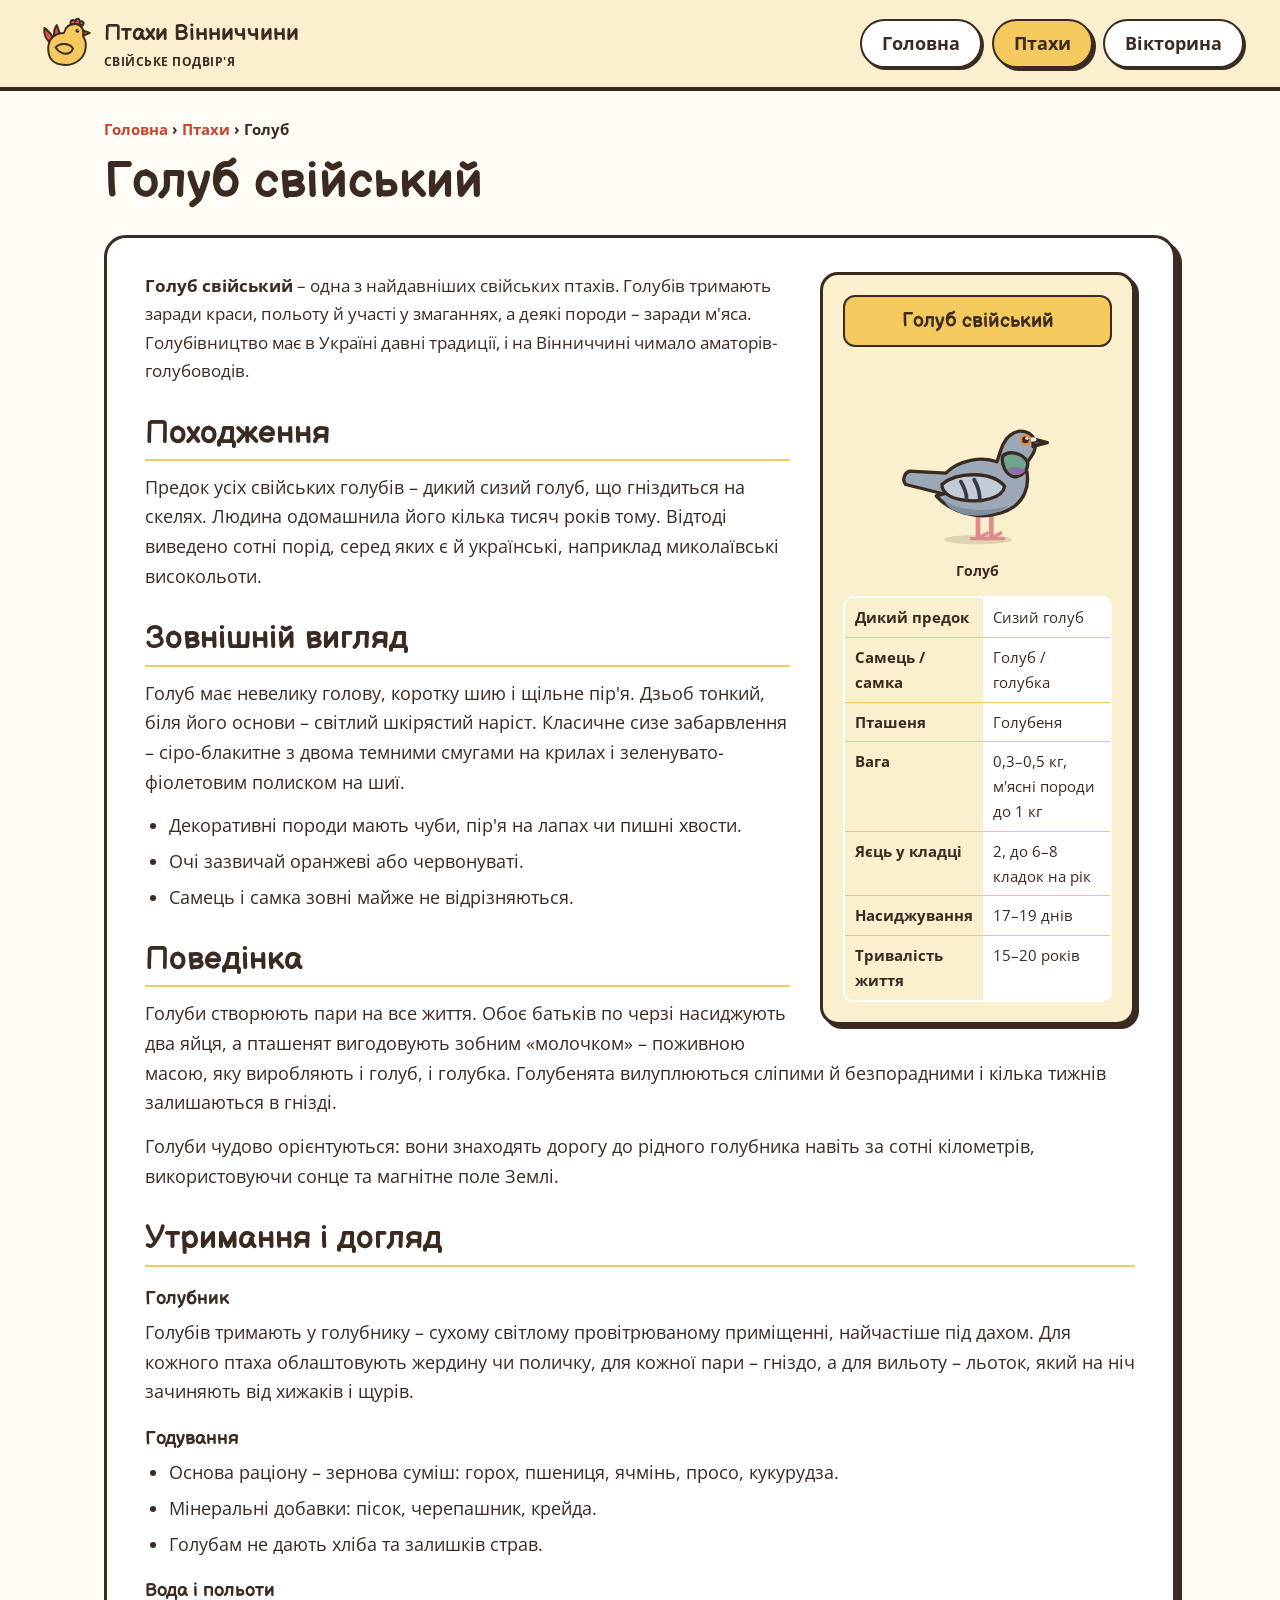
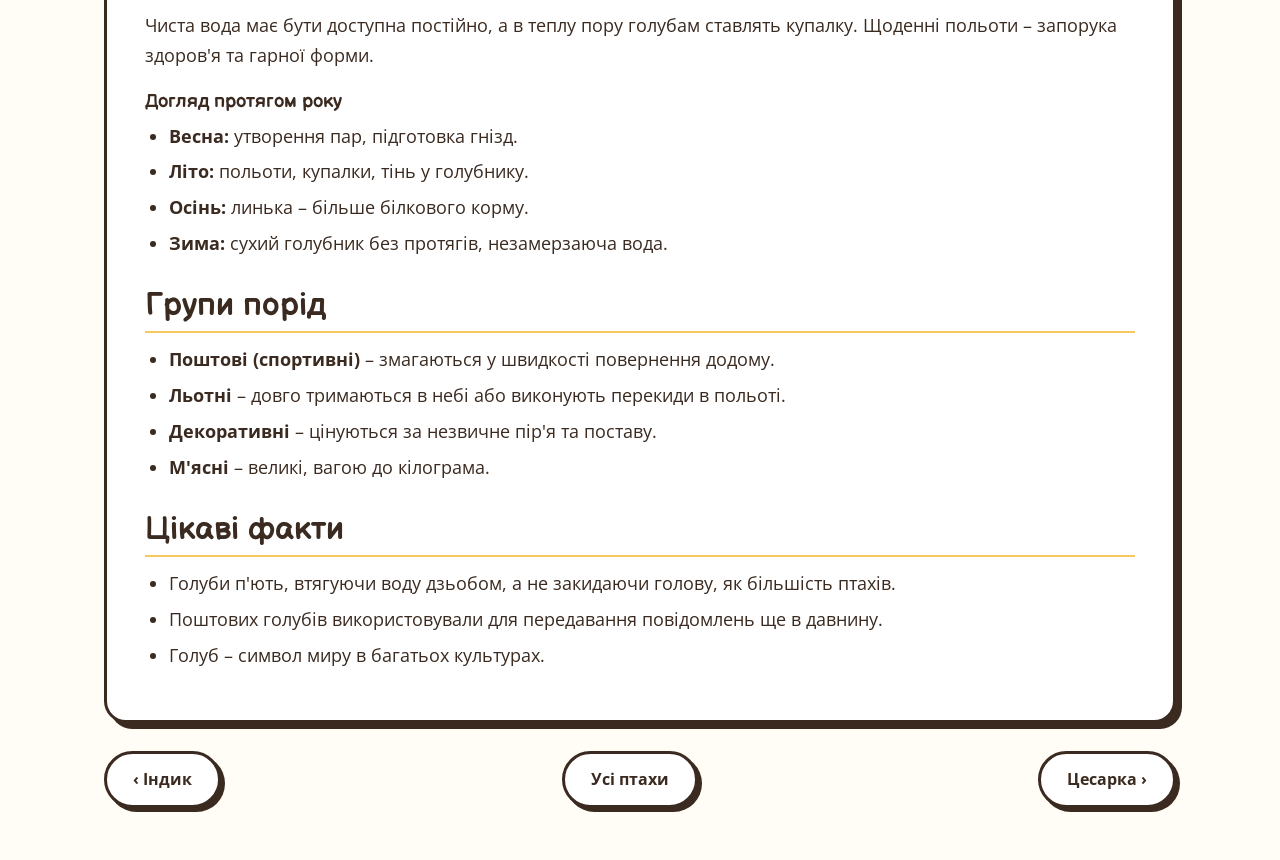
<file: pigeon.html>
<!DOCTYPE html>
<html lang="uk">
<head>
  <meta charset="UTF-8">
  <meta name="viewport" content="width=device-width, initial-scale=1">
  <meta name="description" content="Голуб свійський: походження, зовнішній вигляд, поведінка, утримання та породи.">
  <title>Голуб свійський – Свійські птахи Вінниччини</title>
  <link rel="icon" href="images/logo.svg" type="image/svg+xml">
  <link rel="stylesheet" href="css/fonts.css">
  <link rel="stylesheet" href="css/style.css">
</head>
<body>
  <header class="site-header">
    <div class="container topbar">
      <a class="brand" href="index.html">
        <img src="images/logo.svg" width="56" height="56" alt="Логотип сайту: кругленька курочка">
        <span>Птахи Вінниччини<small>СВІЙСЬКЕ ПОДВІР'Я</small></span>
      </a>
      <nav class="nav" aria-label="Головне меню">
        <ul>
          <li><a href="index.html">Головна</a></li>
          <li><a href="birds.html" class="active">Птахи</a></li>
          <li><a href="quiz.html">Вікторина</a></li>
        </ul>
      </nav>
    </div>
  </header>

  <main class="container article">
    <nav class="breadcrumbs" aria-label="Навігаційний ланцюжок">
      <a href="index.html">Головна</a> › <a href="birds.html">Птахи</a> › <span aria-current="page">Голуб</span>
    </nav>
    <h1>Голуб свійський</h1>

    <div class="article-body">
      <aside class="infobox" aria-label="Коротка довідка">
        <p class="infobox-title">Голуб свійський</p>
        <img src="images/pigeon.svg" width="180" height="180" alt="Сизий голуб">
        <p class="infobox-caption">Голуб</p>
        <table>
          <tr><th scope="row">Дикий предок</th><td>Сизий голуб</td></tr>
          <tr><th scope="row">Самець / самка</th><td>Голуб / голубка</td></tr>
          <tr><th scope="row">Пташеня</th><td>Голубеня</td></tr>
          <tr><th scope="row">Вага</th><td>0,3–0,5 кг, м'ясні породи до 1 кг</td></tr>
          <tr><th scope="row">Яєць у кладці</th><td>2, до 6–8 кладок на рік</td></tr>
          <tr><th scope="row">Насиджування</th><td>17–19 днів</td></tr>
          <tr><th scope="row">Тривалість життя</th><td>15–20 років</td></tr>
        </table>
      </aside>

      <p><b>Голуб свійський</b> – одна з найдавніших свійських птахів.
        Голубів тримають заради краси, польоту й участі у змаганнях, а деякі породи – заради м'яса.
        Голубівництво має в Україні давні традиції, і на Вінниччині чимало аматорів-голубоводів.</p>

      <h2 id="origin">Походження</h2>
      <p>Предок усіх свійських голубів – дикий сизий голуб, що гніздиться на скелях. Людина одомашнила
        його кілька тисяч років тому. Відтоді виведено сотні порід, серед яких є й українські, наприклад
        миколаївські високольоти.</p>

      <h2 id="look">Зовнішній вигляд</h2>
      <p>Голуб має невелику голову, коротку шию і щільне пір'я. Дзьоб тонкий, біля його основи – світлий
        шкірястий наріст. Класичне сизе забарвлення – сіро-блакитне з двома темними смугами на крилах
        і зеленувато-фіолетовим полиском на шиї.</p>
      <ul>
        <li>Декоративні породи мають чуби, пір'я на лапах чи пишні хвости.</li>
        <li>Очі зазвичай оранжеві або червонуваті.</li>
        <li>Самець і самка зовні майже не відрізняються.</li>
      </ul>

      <h2 id="behavior">Поведінка</h2>
      <p>Голуби створюють пари на все життя. Обоє батьків по черзі насиджують два яйця, а пташенят
        вигодовують зобним «молочком» – поживною масою, яку виробляють і голуб, і голубка. Голубенята
        вилуплюються сліпими й безпорадними і кілька тижнів залишаються в гнізді.</p>
      <p>Голуби чудово орієнтуються: вони знаходять дорогу до рідного голубника навіть за сотні
        кілометрів, використовуючи сонце та магнітне поле Землі.</p>

      <h2 id="keeping">Утримання і догляд</h2>
      <h3>Голубник</h3>
      <p>Голубів тримають у голубнику – сухому світлому провітрюваному приміщенні, найчастіше під дахом.
        Для кожного птаха облаштовують жердину чи поличку, для кожної пари – гніздо, а для вильоту –
        льоток, який на ніч зачиняють від хижаків і щурів.</p>
      <h3>Годування</h3>
      <ul>
        <li>Основа раціону – зернова суміш: горох, пшениця, ячмінь, просо, кукурудза.</li>
        <li>Мінеральні добавки: пісок, черепашник, крейда.</li>
        <li>Голубам не дають хліба та залишків страв.</li>
      </ul>
      <h3>Вода і польоти</h3>
      <p>Чиста вода має бути доступна постійно, а в теплу пору голубам ставлять купалку. Щоденні польоти
        – запорука здоров'я та гарної форми.</p>
      <h3>Догляд протягом року</h3>
      <ul>
        <li><b>Весна:</b> утворення пар, підготовка гнізд.</li>
        <li><b>Літо:</b> польоти, купалки, тінь у голубнику.</li>
        <li><b>Осінь:</b> линька – більше білкового корму.</li>
        <li><b>Зима:</b> сухий голубник без протягів, незамерзаюча вода.</li>
      </ul>

      <h2 id="breeds">Групи порід</h2>
      <ul>
        <li><b>Поштові (спортивні)</b> – змагаються у швидкості повернення додому.</li>
        <li><b>Льотні</b> – довго тримаються в небі або виконують перекиди в польоті.</li>
        <li><b>Декоративні</b> – цінуються за незвичне пір'я та поставу.</li>
        <li><b>М'ясні</b> – великі, вагою до кілограма.</li>
      </ul>

      <h2 id="facts">Цікаві факти</h2>
      <ul>
        <li>Голуби п'ють, втягуючи воду дзьобом, а не закидаючи голову, як більшість птахів.</li>
        <li>Поштових голубів використовували для передавання повідомлень ще в давнину.</li>
        <li>Голуб – символ миру в багатьох культурах.</li>
      </ul>
    </div>

    <nav class="pager" aria-label="Інші птахи">
      <a class="btn" href="turkey.html">‹ Індик</a>
      <a class="btn" href="birds.html">Усі птахи</a>
      <a class="btn" href="guinea.html">Цесарка ›</a>
    </nav>
  </main>
  <script src="js/main.js"></script>
</body>
</html>
</file>
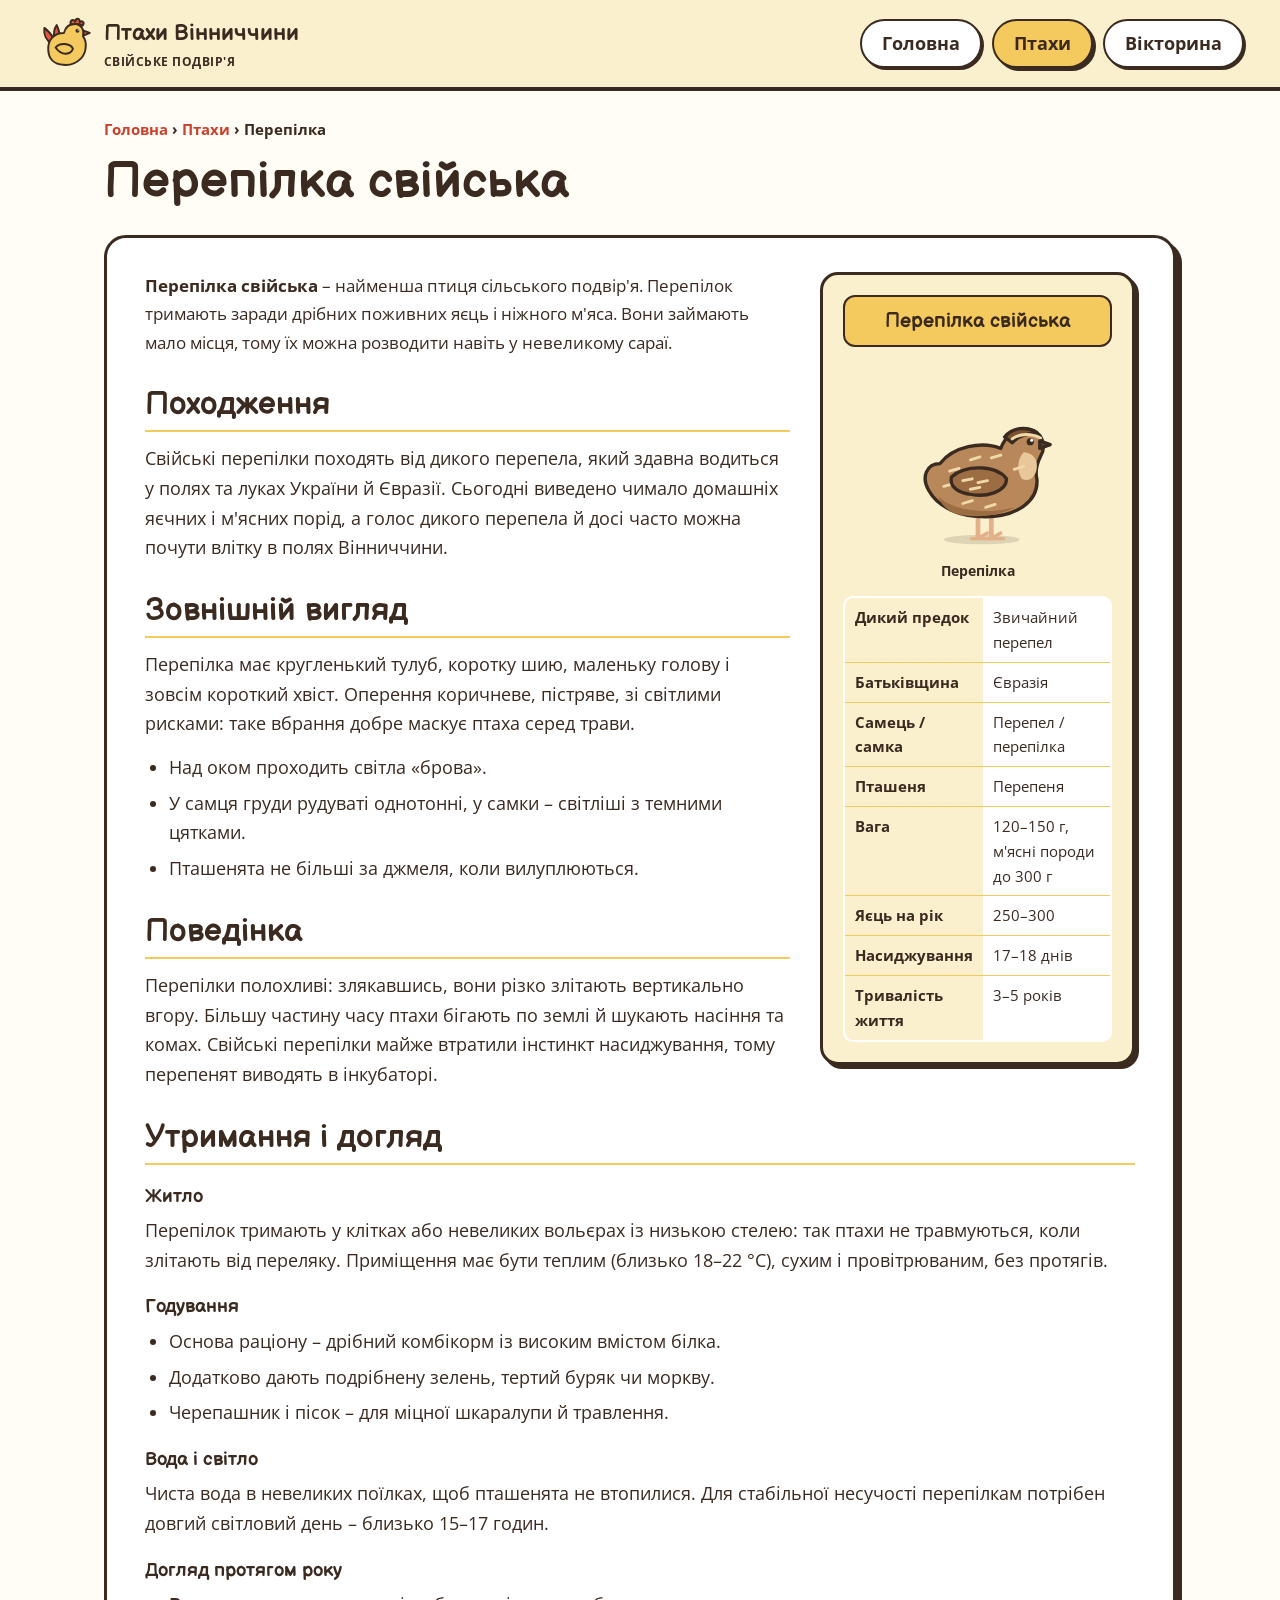
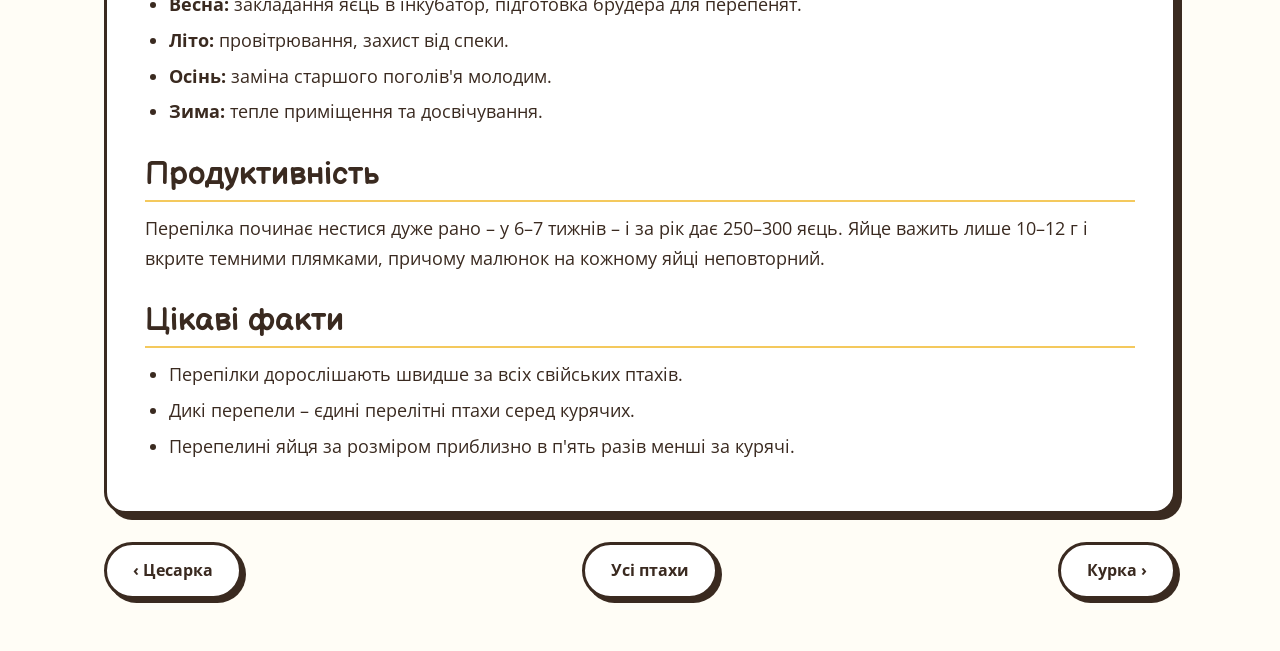
<file: quail.html>
<!DOCTYPE html>
<html lang="uk">
<head>
  <meta charset="UTF-8">
  <meta name="viewport" content="width=device-width, initial-scale=1">
  <meta name="description" content="Перепілка свійська: походження, зовнішній вигляд, поведінка, утримання і догляд, продуктивність.">
  <title>Перепілка свійська – Свійські птахи Вінниччини</title>
  <link rel="icon" href="images/logo.svg" type="image/svg+xml">
  <link rel="stylesheet" href="css/fonts.css">
  <link rel="stylesheet" href="css/style.css">
</head>
<body>
  <header class="site-header">
    <div class="container topbar">
      <a class="brand" href="index.html">
        <img src="images/logo.svg" width="56" height="56" alt="Логотип сайту: кругленька курочка">
        <span>Птахи Вінниччини<small>СВІЙСЬКЕ ПОДВІР'Я</small></span>
      </a>
      <nav class="nav" aria-label="Головне меню">
        <ul>
          <li><a href="index.html">Головна</a></li>
          <li><a href="birds.html" class="active">Птахи</a></li>
          <li><a href="quiz.html">Вікторина</a></li>
        </ul>
      </nav>
    </div>
  </header>

  <main class="container article">
    <nav class="breadcrumbs" aria-label="Навігаційний ланцюжок">
      <a href="index.html">Головна</a> › <a href="birds.html">Птахи</a> › <span aria-current="page">Перепілка</span>
    </nav>
    <h1>Перепілка свійська</h1>

    <div class="article-body">
      <aside class="infobox" aria-label="Коротка довідка">
        <p class="infobox-title">Перепілка свійська</p>
        <img src="images/quail.svg" width="180" height="180" alt="Коричнева пістрява перепілка">
        <p class="infobox-caption">Перепілка</p>
        <table>
          <tr><th scope="row">Дикий предок</th><td>Звичайний перепел</td></tr>
          <tr><th scope="row">Батьківщина</th><td>Євразія</td></tr>
          <tr><th scope="row">Самець / самка</th><td>Перепел / перепілка</td></tr>
          <tr><th scope="row">Пташеня</th><td>Перепеня</td></tr>
          <tr><th scope="row">Вага</th><td>120–150 г, м'ясні породи до 300 г</td></tr>
          <tr><th scope="row">Яєць на рік</th><td>250–300</td></tr>
          <tr><th scope="row">Насиджування</th><td>17–18 днів</td></tr>
          <tr><th scope="row">Тривалість життя</th><td>3–5 років</td></tr>
        </table>
      </aside>

      <p><b>Перепілка свійська</b> – найменша птиця сільського подвір'я. Перепілок
        тримають заради дрібних поживних яєць і ніжного м'яса. Вони займають мало місця, тому їх можна
        розводити навіть у невеликому сараї.</p>

      <h2 id="origin">Походження</h2>
      <p>Свійські перепілки походять від дикого перепела, який здавна водиться у полях та луках України й Євразії.
        Сьогодні виведено чимало домашніх яєчних і м'ясних порід, а голос дикого перепела й досі часто можна
        почути влітку в полях Вінниччини.</p>

      <h2 id="look">Зовнішній вигляд</h2>
      <p>Перепілка має кругленький тулуб, коротку шию, маленьку голову і зовсім короткий хвіст.
        Оперення коричневе, пістряве, зі світлими рисками: таке вбрання добре маскує птаха серед трави.</p>
      <ul>
        <li>Над оком проходить світла «брова».</li>
        <li>У самця груди рудуваті однотонні, у самки – світліші з темними цятками.</li>
        <li>Пташенята не більші за джмеля, коли вилуплюються.</li>
      </ul>

      <h2 id="behavior">Поведінка</h2>
      <p>Перепілки полохливі: злякавшись, вони різко злітають вертикально вгору. Більшу частину часу птахи
        бігають по землі й шукають насіння та комах. Свійські перепілки майже втратили інстинкт
        насиджування, тому перепенят виводять в інкубаторі.</p>

      <h2 id="keeping">Утримання і догляд</h2>
      <h3>Житло</h3>
      <p>Перепілок тримають у клітках або невеликих вольєрах із низькою стелею: так птахи не травмуються,
        коли злітають від переляку. Приміщення має бути теплим (близько 18–22 °C), сухим і провітрюваним,
        без протягів.</p>
      <h3>Годування</h3>
      <ul>
        <li>Основа раціону – дрібний комбікорм із високим вмістом білка.</li>
        <li>Додатково дають подрібнену зелень, тертий буряк чи моркву.</li>
        <li>Черепашник і пісок – для міцної шкаралупи й травлення.</li>
      </ul>
      <h3>Вода і світло</h3>
      <p>Чиста вода в невеликих поїлках, щоб пташенята не втопилися. Для стабільної несучості перепілкам
        потрібен довгий світловий день – близько 15–17 годин.</p>
      <h3>Догляд протягом року</h3>
      <ul>
        <li><b>Весна:</b> закладання яєць в інкубатор, підготовка брудера для перепенят.</li>
        <li><b>Літо:</b> провітрювання, захист від спеки.</li>
        <li><b>Осінь:</b> заміна старшого поголів'я молодим.</li>
        <li><b>Зима:</b> тепле приміщення та досвічування.</li>
      </ul>

      <h2 id="products">Продуктивність</h2>
      <p>Перепілка починає нестися дуже рано – у 6–7 тижнів – і за рік дає 250–300 яєць. Яйце важить лише
        10–12 г і вкрите темними плямками, причому малюнок на кожному яйці неповторний.</p>

      <h2 id="facts">Цікаві факти</h2>
      <ul>
        <li>Перепілки дорослішають швидше за всіх свійських птахів.</li>
        <li>Дикі перепели – єдині перелітні птахи серед курячих.</li>
        <li>Перепелині яйця за розміром приблизно в п'ять разів менші за курячі.</li>
      </ul>
    </div>

    <nav class="pager" aria-label="Інші птахи">
      <a class="btn" href="guinea.html">‹ Цесарка</a>
      <a class="btn" href="birds.html">Усі птахи</a>
      <a class="btn" href="hen.html">Курка ›</a>
    </nav>
  </main>
  <script src="js/main.js"></script>
</body>
</html>
</file>
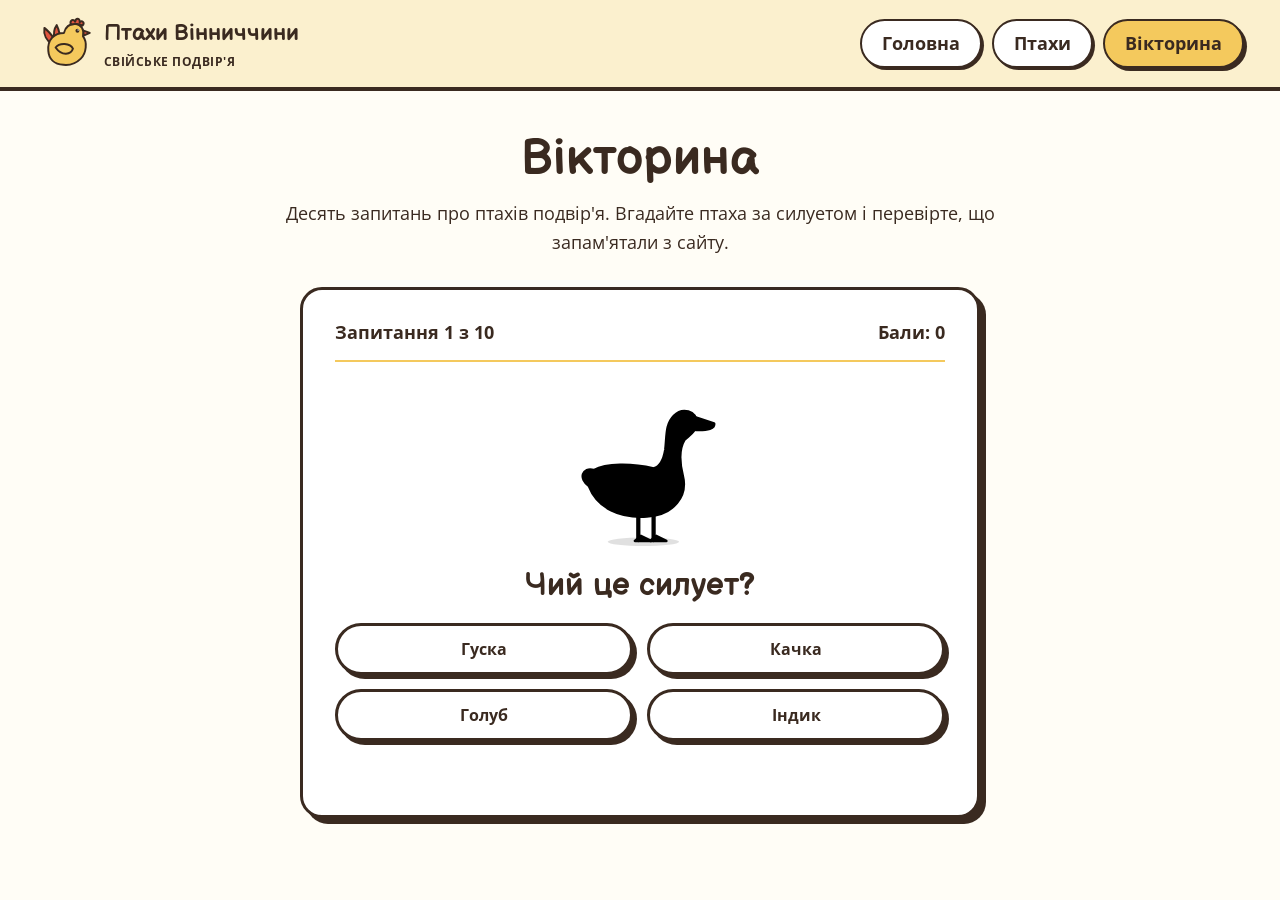
<file: quiz.html>
<!DOCTYPE html>
<html lang="uk">
<head>
  <meta charset="UTF-8">
  <meta name="viewport" content="width=device-width, initial-scale=1">
  <meta name="description" content="Вікторина про свійських птахів: вгадайте птаха за силуетом і перевірте свої знання.">
  <title>Свійські птахи Вінниччини – Вікторина</title>
  <link rel="icon" href="images/logo.svg" type="image/svg+xml">
  <link rel="stylesheet" href="css/fonts.css">
  <link rel="stylesheet" href="css/style.css">
</head>
<body>
  <header class="site-header">
    <div class="container topbar">
      <a class="brand" href="index.html">
        <img src="images/logo.svg" width="56" height="56" alt="Логотип сайту: кругленька курочка">
        <span>Птахи Вінниччини<small>СВІЙСЬКЕ ПОДВІР'Я</small></span>
      </a>
      <nav class="nav" aria-label="Головне меню">
        <ul>
          <li><a href="index.html">Головна</a></li>
          <li><a href="birds.html">Птахи</a></li>
          <li><a href="quiz.html" class="active" aria-current="page">Вікторина</a></li>
        </ul>
      </nav>
    </div>
  </header>

  <main class="container">
    <section class="quiz-head">
      <h1>Вікторина</h1>
      <p class="lead">Десять запитань про птахів подвір'я. Вгадайте птаха за силуетом і перевірте, що запам'ятали з сайту.</p>
    </section>

    <section aria-label="Запитання вікторини">
      <div class="card quiz" id="quiz">
        <div class="quiz-top"><span id="q-num">Запитання 1 з 10</span><span id="q-score">Бали: 0</span></div>
        <div id="q-body">
          <noscript><p>Для вікторини потрібно увімкнути JavaScript у браузері.</p></noscript>
        </div>
      </div>
    </section>
  </main>
  <script src="js/main.js"></script>
</body>
</html>
</file>
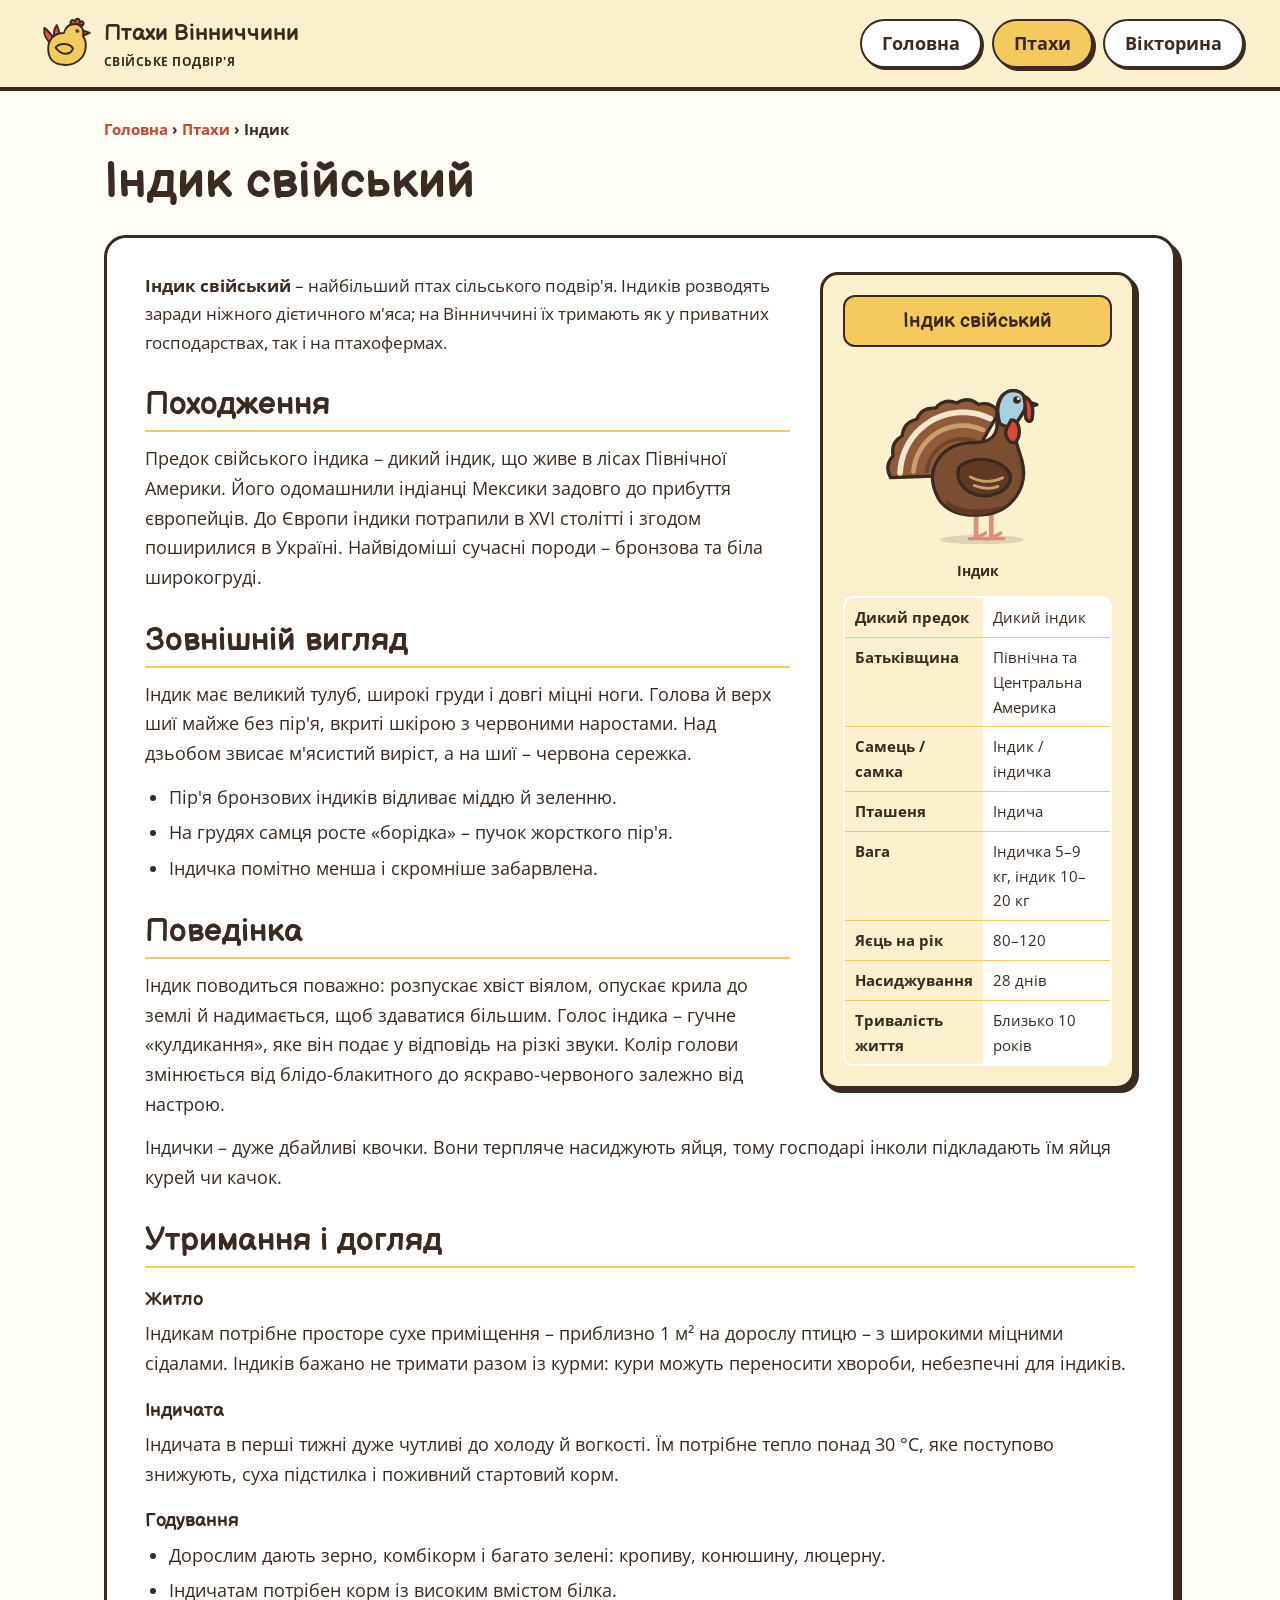
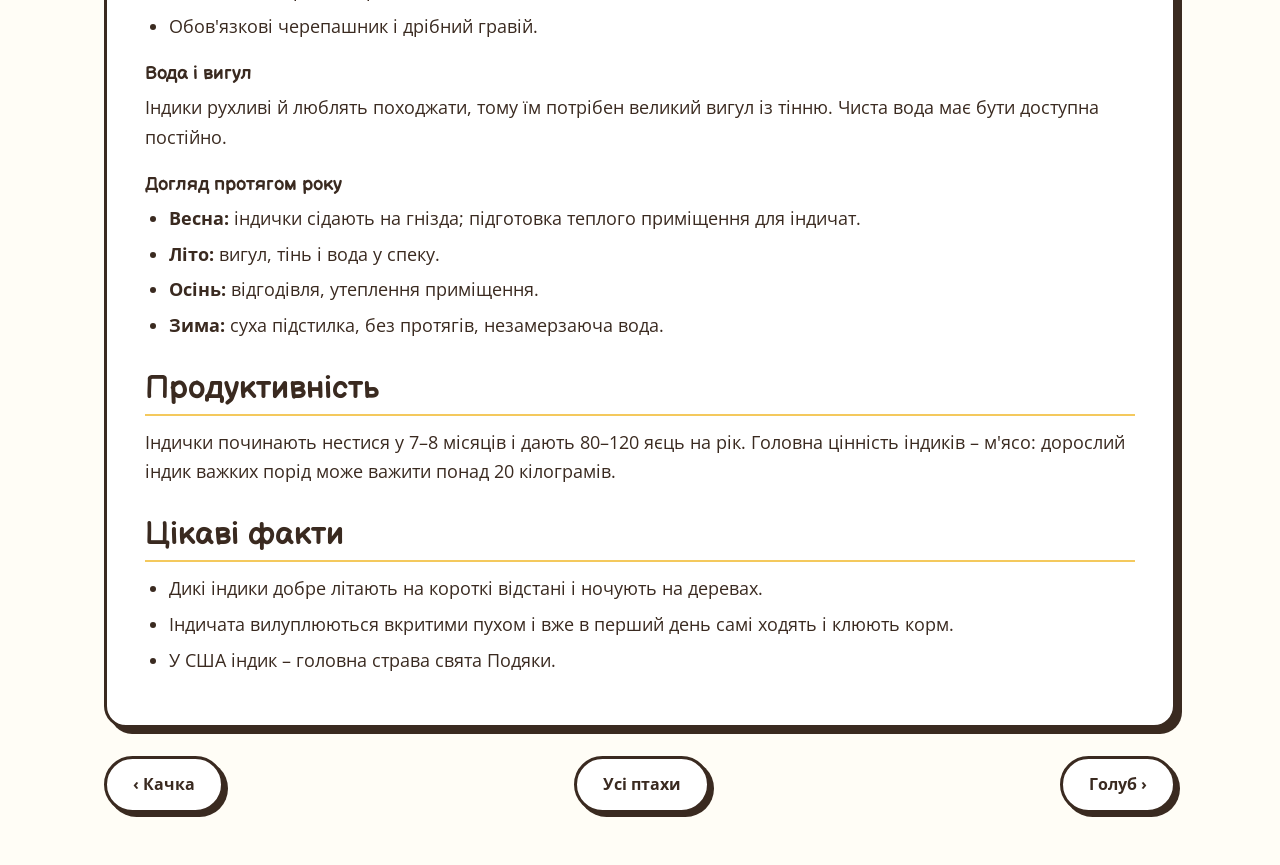
<file: turkey.html>
<!DOCTYPE html>
<html lang="uk">
<head>
  <meta charset="UTF-8">
  <meta name="viewport" content="width=device-width, initial-scale=1">
  <meta name="description" content="Індик свійський: походження, зовнішній вигляд, поведінка, утримання та продуктивність.">
  <title>Індик свійський – Свійські птахи Вінниччини</title>
  <link rel="icon" href="images/logo.svg" type="image/svg+xml">
  <link rel="stylesheet" href="css/fonts.css">
  <link rel="stylesheet" href="css/style.css">
</head>
<body>
  <header class="site-header">
    <div class="container topbar">
      <a class="brand" href="index.html">
        <img src="images/logo.svg" width="56" height="56" alt="Логотип сайту: кругленька курочка">
        <span>Птахи Вінниччини<small>СВІЙСЬКЕ ПОДВІР'Я</small></span>
      </a>
      <nav class="nav" aria-label="Головне меню">
        <ul>
          <li><a href="index.html">Головна</a></li>
          <li><a href="birds.html" class="active">Птахи</a></li>
          <li><a href="quiz.html">Вікторина</a></li>
        </ul>
      </nav>
    </div>
  </header>

  <main class="container article">
    <nav class="breadcrumbs" aria-label="Навігаційний ланцюжок">
      <a href="index.html">Головна</a> › <a href="birds.html">Птахи</a> › <span aria-current="page">Індик</span>
    </nav>
    <h1>Індик свійський</h1>

    <div class="article-body">
      <aside class="infobox" aria-label="Коротка довідка">
        <p class="infobox-title">Індик свійський</p>
        <img src="images/turkey.svg" width="180" height="180" alt="Індик із розпущеним хвостом">
        <p class="infobox-caption">Індик</p>
        <table>
          <tr><th scope="row">Дикий предок</th><td>Дикий індик</td></tr>
          <tr><th scope="row">Батьківщина</th><td>Північна та Центральна Америка</td></tr>
          <tr><th scope="row">Самець / самка</th><td>Індик / індичка</td></tr>
          <tr><th scope="row">Пташеня</th><td>Індича</td></tr>
          <tr><th scope="row">Вага</th><td>Індичка 5–9 кг, індик 10–20 кг</td></tr>
          <tr><th scope="row">Яєць на рік</th><td>80–120</td></tr>
          <tr><th scope="row">Насиджування</th><td>28 днів</td></tr>
          <tr><th scope="row">Тривалість життя</th><td>Близько 10 років</td></tr>
        </table>
      </aside>

      <p><b>Індик свійський</b> – найбільший птах сільського подвір'я.
        Індиків розводять заради ніжного дієтичного м'яса; на Вінниччині їх тримають як у приватних
        господарствах, так і на птахофермах.</p>

      <h2 id="origin">Походження</h2>
      <p>Предок свійського індика – дикий індик, що живе в лісах Північної Америки. Його одомашнили
        індіанці Мексики задовго до прибуття європейців. До Європи індики потрапили в XVI столітті
        і згодом поширилися в Україні. Найвідоміші сучасні породи – бронзова та біла широкогруді.</p>

      <h2 id="look">Зовнішній вигляд</h2>
      <p>Індик має великий тулуб, широкі груди і довгі міцні ноги. Голова й верх шиї майже без пір'я,
        вкриті шкірою з червоними наростами. Над дзьобом звисає м'ясистий виріст, а на шиї – червона
        сережка.</p>
      <ul>
        <li>Пір'я бронзових індиків відливає міддю й зеленню.</li>
        <li>На грудях самця росте «борідка» – пучок жорсткого пір'я.</li>
        <li>Індичка помітно менша і скромніше забарвлена.</li>
      </ul>

      <h2 id="behavior">Поведінка</h2>
      <p>Індик поводиться поважно: розпускає хвіст віялом, опускає крила до землі й надимається, щоб
        здаватися більшим. Голос індика – гучне «кулдикання», яке він подає у відповідь на різкі звуки.
        Колір голови змінюється від блідо-блакитного до яскраво-червоного залежно від настрою.</p>
      <p>Індички – дуже дбайливі квочки. Вони терпляче насиджують яйця, тому господарі інколи
        підкладають їм яйця курей чи качок.</p>

      <h2 id="keeping">Утримання і догляд</h2>
      <h3>Житло</h3>
      <p>Індикам потрібне просторе сухе приміщення – приблизно 1 м² на дорослу птицю – з широкими
        міцними сідалами. Індиків бажано не тримати разом із курми: кури можуть переносити хвороби,
        небезпечні для індиків.</p>
      <h3>Індичата</h3>
      <p>Індичата в перші тижні дуже чутливі до холоду й вогкості. Їм потрібне тепло понад 30 °C, яке
        поступово знижують, суха підстилка і поживний стартовий корм.</p>
      <h3>Годування</h3>
      <ul>
        <li>Дорослим дають зерно, комбікорм і багато зелені: кропиву, конюшину, люцерну.</li>
        <li>Індичатам потрібен корм із високим вмістом білка.</li>
        <li>Обов'язкові черепашник і дрібний гравій.</li>
      </ul>
      <h3>Вода і вигул</h3>
      <p>Індики рухливі й люблять походжати, тому їм потрібен великий вигул із тінню. Чиста вода має бути
        доступна постійно.</p>
      <h3>Догляд протягом року</h3>
      <ul>
        <li><b>Весна:</b> індички сідають на гнізда; підготовка теплого приміщення для індичат.</li>
        <li><b>Літо:</b> вигул, тінь і вода у спеку.</li>
        <li><b>Осінь:</b> відгодівля, утеплення приміщення.</li>
        <li><b>Зима:</b> суха підстилка, без протягів, незамерзаюча вода.</li>
      </ul>

      <h2 id="products">Продуктивність</h2>
      <p>Індички починають нестися у 7–8 місяців і дають 80–120 яєць на рік. Головна цінність індиків –
        м'ясо: дорослий індик важких порід може важити понад 20 кілограмів.</p>

      <h2 id="facts">Цікаві факти</h2>
      <ul>
        <li>Дикі індики добре літають на короткі відстані і ночують на деревах.</li>
        <li>Індичата вилуплюються вкритими пухом і вже в перший день самі ходять і клюють корм.</li>
        <li>У США індик – головна страва свята Подяки.</li>
      </ul>
    </div>

    <nav class="pager" aria-label="Інші птахи">
      <a class="btn" href="duck.html">‹ Качка</a>
      <a class="btn" href="birds.html">Усі птахи</a>
      <a class="btn" href="pigeon.html">Голуб ›</a>
    </nav>
  </main>
  <script src="js/main.js"></script>
</body>
</html>
</file>
<file: css/fonts.css>
@font-face {
  font-family: 'Balsamiq Sans';
  font-style: normal;
  font-weight: 700;
  font-display: swap;
  src: url(../fonts/balsamiq-sans-700-cyrillic.woff2) format('woff2');
  unicode-range: U+0301, U+0400-045F, U+0490-0491, U+04B0-04B1, U+2116;
}
@font-face {
  font-family: 'Balsamiq Sans';
  font-style: normal;
  font-weight: 700;
  font-display: swap;
  src: url(../fonts/balsamiq-sans-700-latin.woff2) format('woff2');
  unicode-range: U+0000-00FF, U+0131, U+0152-0153, U+02BB-02BC, U+02C6, U+02DA, U+02DC, U+0304, U+0308, U+0329, U+2000-206F, U+20AC, U+2122, U+2191, U+2193, U+2212, U+2215, U+FEFF, U+FFFD;
}
@font-face {
  font-family: 'Open Sans';
  font-style: normal;
  font-weight: 400 700;
  font-display: swap;
  src: url(../fonts/open-sans-cyrillic.woff2) format('woff2');
  unicode-range: U+0301, U+0400-045F, U+0490-0491, U+04B0-04B1, U+2116;
}
@font-face {
  font-family: 'Open Sans';
  font-style: normal;
  font-weight: 400 700;
  font-display: swap;
  src: url(../fonts/open-sans-latin.woff2) format('woff2');
  unicode-range: U+0000-00FF, U+0131, U+0152-0153, U+02BB-02BC, U+02C6, U+02DA, U+02DC, U+0304, U+0308, U+0329, U+2000-206F, U+20AC, U+2122, U+2191, U+2193, U+2212, U+2215, U+FEFF, U+FFFD;
}
</file>
<file: css/style.css>
:root {
  --straw: #f4c95d;
  --straw-light: #fbf0ce;
  --cream: #fffdf6;
  --red: #c8432d;
  --ink: #3a2a20;
  --white: #ffffff;
  --font-head: "Balsamiq Sans", cursive, sans-serif;
  --font-body: "Open Sans", "Segoe UI", sans-serif;
  --border: 3px solid var(--ink);
  --shadow: 4px 4px 0 var(--ink);
  --shadow-lg: 6px 6px 0 var(--ink);
  --radius: 22px;
}

*, *::before, *::after { box-sizing: border-box; }

html { scroll-behavior: smooth; }

body {
  margin: 0;
  font-family: var(--font-body);
  font-size: 18px;
  line-height: 1.65;
  color: var(--ink);
  background: var(--cream);
}

main {
  padding-bottom: 48px;
}

img { max-width: 100%; height: auto; display: block; }

a { color: var(--red); text-decoration: none; font-weight: 700; }
a:hover { text-decoration: underline; }

h1, h2, h3 {
  font-family: var(--font-head);
  color: var(--ink);
  line-height: 1.22;
  margin-top: 0;
}
h1 { font-size: clamp(2rem, 4.2vw, 3.1rem); margin-bottom: 0.6rem; }
h2 { font-size: clamp(1.45rem, 2.6vw, 2rem); margin: 0 0 0.85rem; }
h3 { font-size: 1.25rem; margin: 0.8rem 0 0.4rem; }

p { margin: 0 0 1rem; }
p:last-child { margin-bottom: 0; }

.container {
  max-width: 1120px;
  margin: 0 auto;
  padding: 0 24px;
}

/* ---------- Header with walking flock ---------- */
.site-header {
  position: relative;
  overflow: hidden;
  background: var(--straw-light);
  border-bottom: 4px solid var(--ink);
}
.topbar {
  position: relative;
  z-index: 2;
  max-width: none;
  width: 100%;
  display: flex;
  align-items: center;
  justify-content: space-between;
  gap: 20px;
  padding: 14px 36px;
}
.brand {
  display: inline-flex;
  align-items: center;
  gap: 12px;
  font-family: var(--font-head);
  font-size: 1.45rem;
  font-weight: 700;
  color: var(--ink);
  text-decoration: none !important;
}
.brand img { width: 56px; height: 56px; transition: transform .25s; }
.brand:hover img { transform: rotate(-10deg) scale(1.06); }
.brand small {
  display: block;
  font-family: var(--font-body);
  font-size: 0.78rem;
  font-weight: 800;
  color: var(--ink);
  letter-spacing: 0.04em;
}

.nav ul {
  list-style: none;
  margin: 0;
  padding: 0;
  display: flex;
  flex-wrap: wrap;
  gap: 10px;
}
.nav a {
  display: inline-block;
  padding: 8px 20px;
  border-radius: 999px;
  border: 2.5px solid var(--ink);
  background: var(--white);
  color: var(--ink);
  font-weight: 800;
  text-decoration: none;
  box-shadow: 2px 2px 0 var(--ink);
  transition: transform .15s, background .15s, box-shadow .15s;
}
.nav a:hover {
  background: var(--straw);
  transform: translate(-1px, -1px);
  box-shadow: 3px 3px 0 var(--ink);
}
.nav a.active {
  background: var(--straw);
  border-color: var(--ink);
  box-shadow: 3px 3px 0 var(--ink);
}

.flock {
  position: absolute;
  bottom: 2px;
  left: 0;
  width: 785px;
  height: 163px;
  z-index: 3;
  pointer-events: none;
  overflow: visible;
  animation: march var(--walk, 32s) linear infinite;
}
.flock .la {
  transform-origin: 0px 0px;
  animation: swA 0.45s ease-in-out infinite alternate;
}
.flock .lb {
  transform-origin: 0px 0px;
  animation: swB 0.45s ease-in-out infinite alternate;
}
.flock .bb {
  animation: bob 0.225s ease-in-out infinite alternate;
}
@keyframes swA {
  from { transform: rotate(-21deg); }
  to   { transform: rotate(21deg); }
}
@keyframes swB {
  from { transform: rotate(21deg); }
  to   { transform: rotate(-21deg); }
}
@keyframes bob {
  from { transform: translateY(0px); }
  to   { transform: translateY(2.2px); }
}
@keyframes march {
  from { transform: translateX(-785px); }
  to   { transform: translateX(100vw); }
}

/* ---------- Buttons & cards ---------- */
.btn {
  display: inline-block;
  padding: 12px 26px;
  border-radius: 999px;
  border: var(--border);
  background: var(--white);
  color: var(--ink);
  font-family: var(--font-body);
  font-size: 1.02rem;
  font-weight: 700;
  box-shadow: var(--shadow);
  text-decoration: none !important;
  cursor: pointer;
  transition: transform .12s, box-shadow .12s, background .15s;
}
.btn:hover:not(:disabled) {
  transform: translate(-2px, -2px);
  box-shadow: var(--shadow-lg);
  background: var(--straw);
}
.btn:active:not(:disabled) {
  transform: translate(2px, 2px);
  box-shadow: 1px 1px 0 var(--ink);
}
.btn-primary {
  background: var(--red);
  color: var(--white);
}
.btn-primary:hover:not(:disabled) {
  background: var(--red);
  color: var(--white);
}

.card {
  background: var(--white);
  border: var(--border);
  border-radius: var(--radius);
  box-shadow: var(--shadow-lg);
  padding: 24px;
}

/* ---------- Hero (home page) ---------- */
.hero {
  position: relative;
  overflow: hidden;
  background: var(--straw-light);
  border-bottom: 4px solid var(--ink);
  padding: 64px 24px 235px;
  text-align: center;
}
.hero-sky {
  position: absolute;
  inset: 0;
  pointer-events: none;
  z-index: 1;
}
.hero-scene {
  width: 100%;
  height: 100%;
  display: block;
}
.eyebrow svg path {
  fill: var(--white);
  stroke: var(--ink);
  stroke-width: 3.5px;
  stroke-linejoin: round;
}

.hero-text {
  position: relative;
  z-index: 2;
  max-width: 680px;
  margin: 0 auto;
}
.eyebrow {
  position: relative;
  display: inline-block;
  padding: 26px 46px 14px;
  margin-bottom: 14px;
  font-size: 0.92rem;
  font-weight: 800;
  color: var(--ink);
}
.eyebrow svg {
  position: absolute;
  inset: 0;
  width: 100%;
  height: 100%;
  z-index: -1;
  overflow: visible;
}
.hero p.lead {
  font-size: 1.18rem;
  color: var(--ink);
  margin: 0 auto 24px;
  max-width: 580px;
  font-weight: 600;
}
.btn-row { display: flex; justify-content: center; flex-wrap: wrap; gap: 14px; }

.hero-coop {
  position: absolute;
  z-index: 2;
  bottom: 82px;
  left: 3.8%;
  width: 228px;
}
.hero .flock {
  bottom: 2px;
  z-index: 3;
}

/* ---------- Sections ---------- */
section {
  padding: 40px 0 8px;
}
.center { text-align: center; }
.intro {
  max-width: 760px;
  margin: 0 auto 30px;
  text-align: center;
  font-size: 1.08rem;
}

/* 7 bird cards: 4 in top row, 3 centered in bottom row */
.tiles {
  display: flex;
  flex-wrap: wrap;
  justify-content: center;
  gap: 24px;
}
.tile {
  flex: 0 1 calc(25% - 18px);
  min-width: 220px;
  max-width: 256px;
  display: flex;
  flex-direction: column;
  align-items: center;
  text-align: center;
  padding: 22px 18px 24px;
  color: var(--ink);
  text-decoration: none !important;
  transition: transform .16s, box-shadow .16s, background .16s;
}
.tile:hover {
  transform: translate(-3px, -4px);
  box-shadow: 8px 8px 0 var(--ink);
  background: var(--straw);
}
.tile img {
  width: 150px;
  height: 150px;
  margin: 0 auto 10px;
}
.tile h3 { margin: 4px 0 6px; font-size: 1.35rem; }
.tile p { margin: 0; font-size: 0.95rem; color: var(--ink); font-weight: 600; }

/* Fact block */
.fact {
  display: grid;
  grid-template-columns: 160px 1fr;
  align-items: center;
  gap: 28px;
  background: var(--straw-light);
  padding: 28px 32px;
}
.fact img { width: 150px; margin: 0 auto; }
.fact-list { margin: 0; padding-left: 22px; }
.fact-list li { margin-bottom: 8px; }
.fact-list li:last-child { margin-bottom: 0; }

/* ---------- Catalog & Interactive Flip Cards (birds.html) ---------- */
main.container > section:first-child {
  text-align: center;
  padding: 38px 0 18px;
}
main.container > section:first-child .lead {
  max-width: 740px;
  margin: 0 auto;
  font-size: 1.1rem;
}

.bird-row {
  display: grid;
  grid-template-columns: 300px 1fr;
  gap: 36px;
  align-items: center;
  padding: 28px 32px;
  margin-top: 24px;
  background: var(--white);
  border: var(--border);
  border-radius: var(--radius);
  box-shadow: var(--shadow-lg);
}
.bird-row.reverse {
  grid-template-columns: 1fr 300px;
}
.bird-row.reverse .flip {
  order: 2;
}
.bird-row.reverse .bird-info {
  order: 1;
}
.bird-info h2 {
  margin-top: 0;
  margin-bottom: 10px;
}
.bird-info ul {
  padding-left: 22px;
  margin: 0 0 20px;
}
.bird-info li {
  margin-bottom: 6px;
}

.flip {
  perspective: 1000px;
  cursor: pointer;
  user-select: none;
}
.flip-inner {
  position: relative;
  width: 100%;
  min-height: 350px;
  transform-style: preserve-3d;
  transition: transform 0.55s cubic-bezier(0.4, 0, 0.2, 1);
}
.flip.is-flipped .flip-inner {
  transform: rotateY(180deg);
}
.flip-face {
  position: absolute;
  inset: 0;
  backface-visibility: hidden;
  -webkit-backface-visibility: hidden;
  background: var(--straw-light);
  border: var(--border);
  border-radius: 18px;
  box-shadow: var(--shadow);
  padding: 20px 18px;
  display: flex;
  flex-direction: column;
  align-items: center;
  justify-content: space-between;
  text-align: center;
}
.flip-front img {
  width: 165px;
  height: 165px;
  margin: 0 auto 4px;
}
.flip-front h3 {
  margin: 2px 0 2px;
  font-size: 1.45rem;
}
.flip-front .latin {
  font-style: italic;
  font-size: 0.92rem;
  color: var(--ink);
  margin-bottom: 8px;
}
.flip-back {
  transform: rotateY(180deg);
  background: var(--straw);
  text-align: left;
  align-items: stretch;
}
.flip-back h3 {
  text-align: center;
  margin: 0 0 8px;
}
.flip-back dl {
  margin: 0 0 10px;
  display: grid;
  grid-template-columns: auto 1fr;
  gap: 4px 10px;
  font-size: 0.92rem;
}
.flip-back dt {
  font-weight: 800;
}
.flip-back dd {
  margin: 0;
}
.flip-back a {
  text-align: center;
  display: block;
  margin-bottom: 6px;
  color: var(--red);
  font-weight: 800;
}
.hint {
  align-self: center;
  padding: 7px 18px;
  border-radius: 999px;
  border: 2.5px solid var(--ink);
  background: var(--white);
  color: var(--ink);
  font-family: var(--font-head);
  font-size: 0.92rem;
  font-weight: 700;
  cursor: pointer;
  box-shadow: 2px 2px 0 var(--ink);
}

/* ---------- Bird Detail Pages (hen.html, goose.html, etc.) ---------- */
.article {
  padding-bottom: 52px;
}
.breadcrumbs {
  padding: 26px 0 10px;
  font-size: 0.96rem;
  font-weight: 700;
  color: var(--ink);
}
.breadcrumbs a {
  color: var(--red);
}
.article > h1 {
  margin: 0 0 22px;
}

.article-body {
  background: var(--white);
  border: var(--border);
  border-radius: var(--radius);
  box-shadow: var(--shadow-lg);
  padding: 34px 38px;
}
.article-body::after {
  content: "";
  display: table;
  clear: both;
}

.article-body > p:first-of-type {
  font-size: 1.08rem;
  margin-top: 0;
}
.article-body p {
  margin: 0 0 14px;
}
.article-body h2 {
  overflow: hidden;
  margin: 28px 0 12px;
  padding-bottom: 6px;
  border-bottom: 2.5px solid var(--straw);
}
.article-body h3 {
  margin: 20px 0 8px;
  font-size: 1.2rem;
}
.article-body ul {
  padding-left: 24px;
  margin: 0 0 16px;
}
.article-body li {
  margin-bottom: 6px;
}
.article-body li:last-child {
  margin-bottom: 0;
}

.infobox {
  float: right;
  clear: right;
  width: 315px;
  margin: 0 0 22px 30px;
  background: var(--straw-light);
  border: var(--border);
  border-radius: 18px;
  box-shadow: var(--shadow);
  padding: 20px;
  font-size: 0.94rem;
}
.infobox-title {
  background: var(--straw);
  border: 2.5px solid var(--ink);
  border-radius: 12px;
  padding: 8px 12px;
  text-align: center;
  font-family: var(--font-head);
  font-size: 1.22rem;
  font-weight: 700;
  margin: 0 0 12px;
}
.infobox > img {
  width: 190px;
  height: 190px;
  margin: 4px auto 8px;
}
.infobox-caption {
  text-align: center;
  font-size: 0.88rem;
  font-weight: 700;
  margin: 0 0 12px;
}
.infobox table {
  width: 100%;
  border-collapse: collapse;
  background: var(--white);
  border: 2px solid var(--ink);
  border-radius: 10px;
  overflow: hidden;
}
.infobox th, .infobox td {
  padding: 7px 10px;
  border-top: 1.5px solid var(--straw);
  text-align: left;
  vertical-align: top;
}
.infobox tr:first-child th,
.infobox tr:first-child td {
  border-top: none;
}
.infobox th {
  width: 46%;
  color: var(--ink);
  font-weight: 800;
  background: var(--straw-light);
}

.thumb {
  float: right;
  clear: right;
  width: 210px;
  margin: 6px 0 18px 28px;
  padding: 14px;
  background: var(--straw-light);
  border: 2.5px solid var(--ink);
  border-radius: 16px;
  box-shadow: 3px 3px 0 var(--ink);
  text-align: center;
}
.thumb-wide {
  width: 230px;
}
.thumb img {
  width: 145px;
  height: 145px;
  margin: 0 auto 8px;
}
.thumb-wide img {
  width: 165px;
  height: 165px;
}
.thumb figcaption {
  font-size: 0.88rem;
  font-weight: 700;
  line-height: 1.35;
  color: var(--ink);
}

.pager {
  display: flex;
  justify-content: space-between;
  align-items: center;
  flex-wrap: wrap;
  gap: 14px;
  margin-top: 28px;
}

/* ---------- Quiz (quiz.html) ---------- */
.quiz-head {
  padding: 36px 0 16px;
  text-align: center;
}
.quiz-head .lead {
  max-width: 680px;
  margin: 0 auto;
}
section[aria-label="Запитання вікторини"] {
  padding: 12px 0 24px;
}
.quiz {
  max-width: 680px;
  margin: 0 auto;
  padding: 28px 32px;
  text-align: center;
}
.quiz-top {
  display: flex;
  align-items: center;
  justify-content: space-between;
  gap: 14px;
  margin-bottom: 20px;
  padding-bottom: 12px;
  border-bottom: 2.5px solid var(--straw);
  font-weight: 800;
}
.silhouette {
  width: 170px;
  height: 170px;
  margin: 0 auto 14px;
  filter: brightness(0);
  transition: filter 0.35s ease;
}
.options {
  display: grid;
  grid-template-columns: repeat(2, 1fr);
  gap: 14px;
  margin: 18px 0;
}
.options .btn {
  width: 100%;
  text-align: center;
}
.options .btn:disabled {
  cursor: default;
  opacity: 0.94;
}
.options .btn.right {
  background: var(--straw) !important;
  color: var(--ink) !important;
}
.options .btn.wrong {
  background: var(--red) !important;
  color: var(--white) !important;
}
.feedback {
  min-height: 28px;
  font-weight: 800;
  margin: 12px 0 16px;
}

/* ---------- Responsive ---------- */
@media (max-width: 980px) {
  .tile { flex: 0 1 calc(33.333% - 16px); }
}
@media (max-width: 860px) {
  .infobox { float: none; width: 100%; max-width: 400px; margin: 0 auto 24px; }
  .bird-row, .bird-row.reverse { grid-template-columns: 1fr; padding: 24px 20px; }
  .bird-row.reverse .flip { order: 1; }
  .bird-row.reverse .bird-info { order: 2; }
  .flip { max-width: 320px; margin: 0 auto; width: 100%; }
  .hero { padding-bottom: 210px; }
  .hero-coop { width: 150px; left: 4%; }
  .hero-family img:first-child { width: 130px; }
  .hero-family img:last-child  { width: 92px; }
}
@media (max-width: 600px) {
  body { font-size: 16.5px; }
  .topbar { flex-direction: column; align-items: flex-start; padding: 14px 18px; }
  .nav ul { gap: 8px; }
  .nav a { padding: 7px 14px; font-size: 0.95rem; }
  .tile { flex: 1 1 100%; max-width: 320px; }
  .fact { grid-template-columns: 1fr; text-align: center; padding: 22px 20px; }
  .fact-list { text-align: left; }
  .article-body { padding: 22px 18px; }
  .thumb, .thumb-wide { float: none; width: 100%; max-width: 240px; margin: 14px auto; }
  .options { grid-template-columns: 1fr; }
}
</file>
